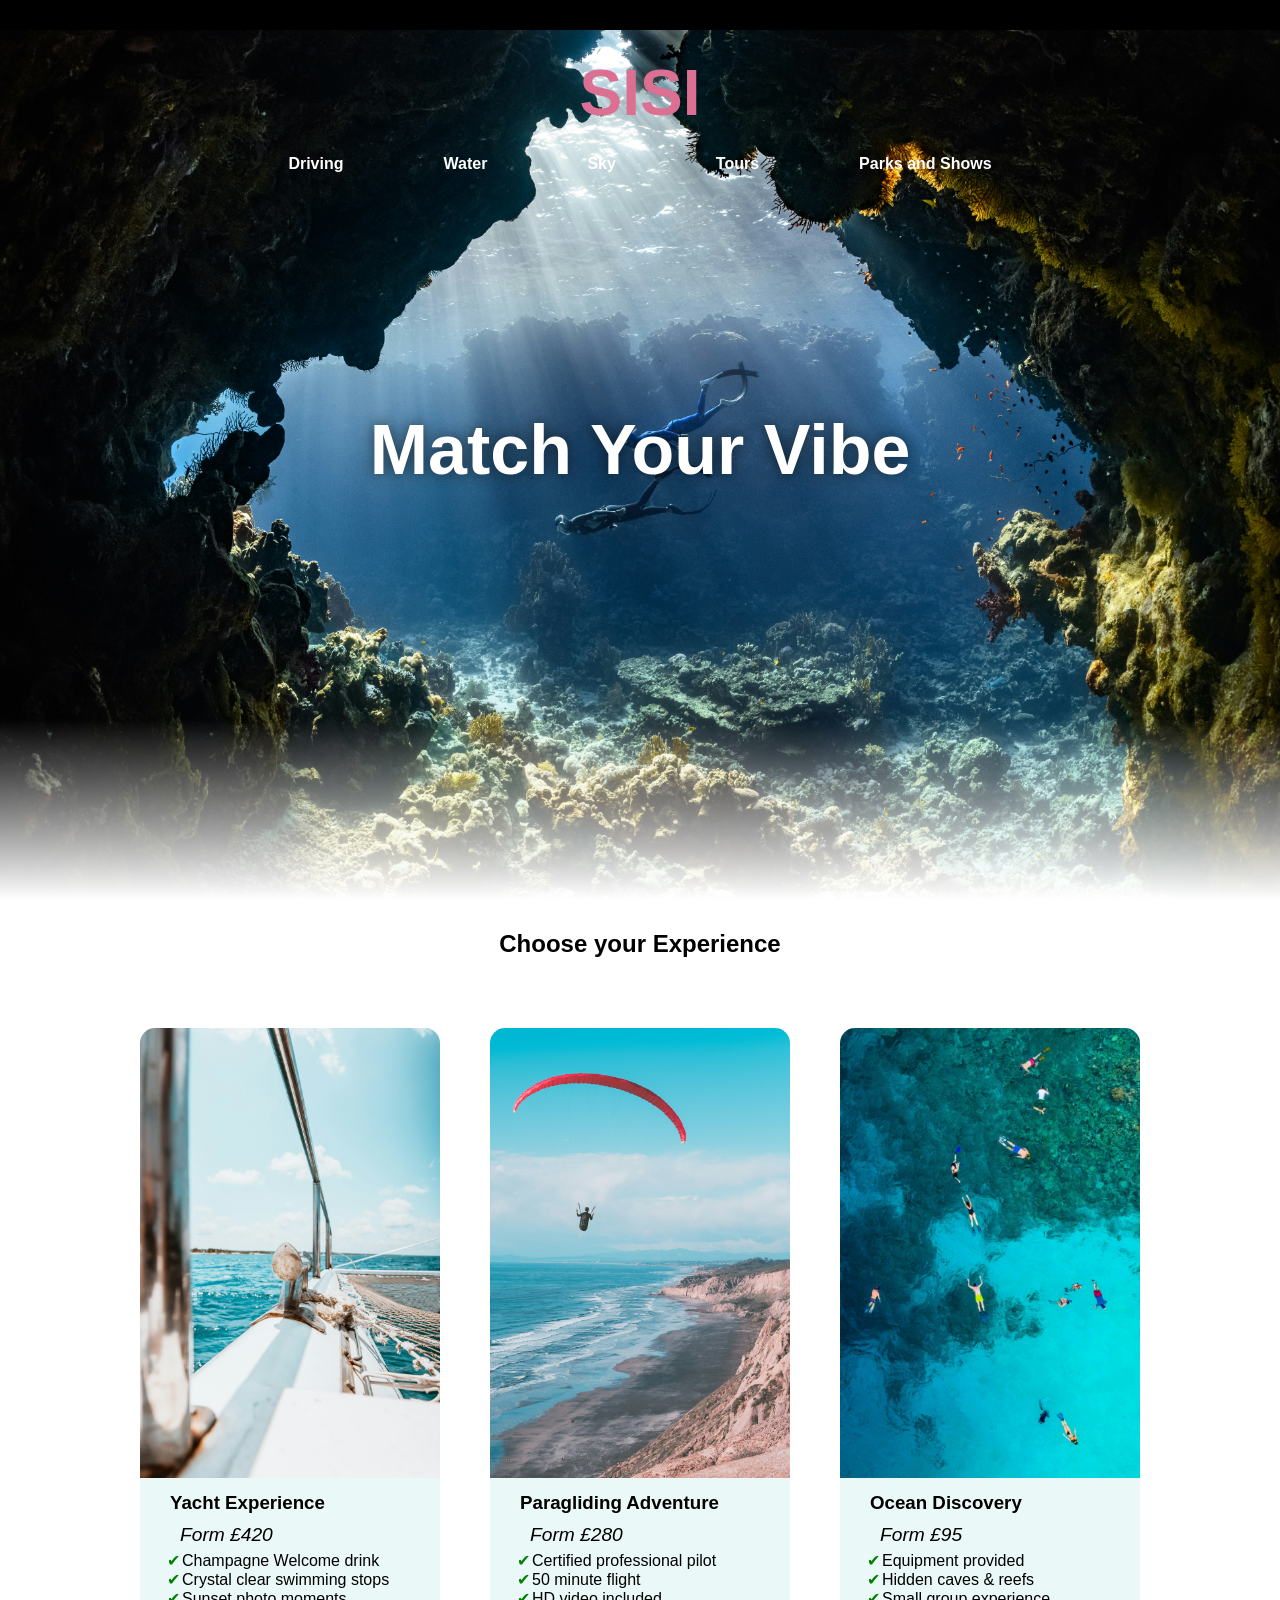
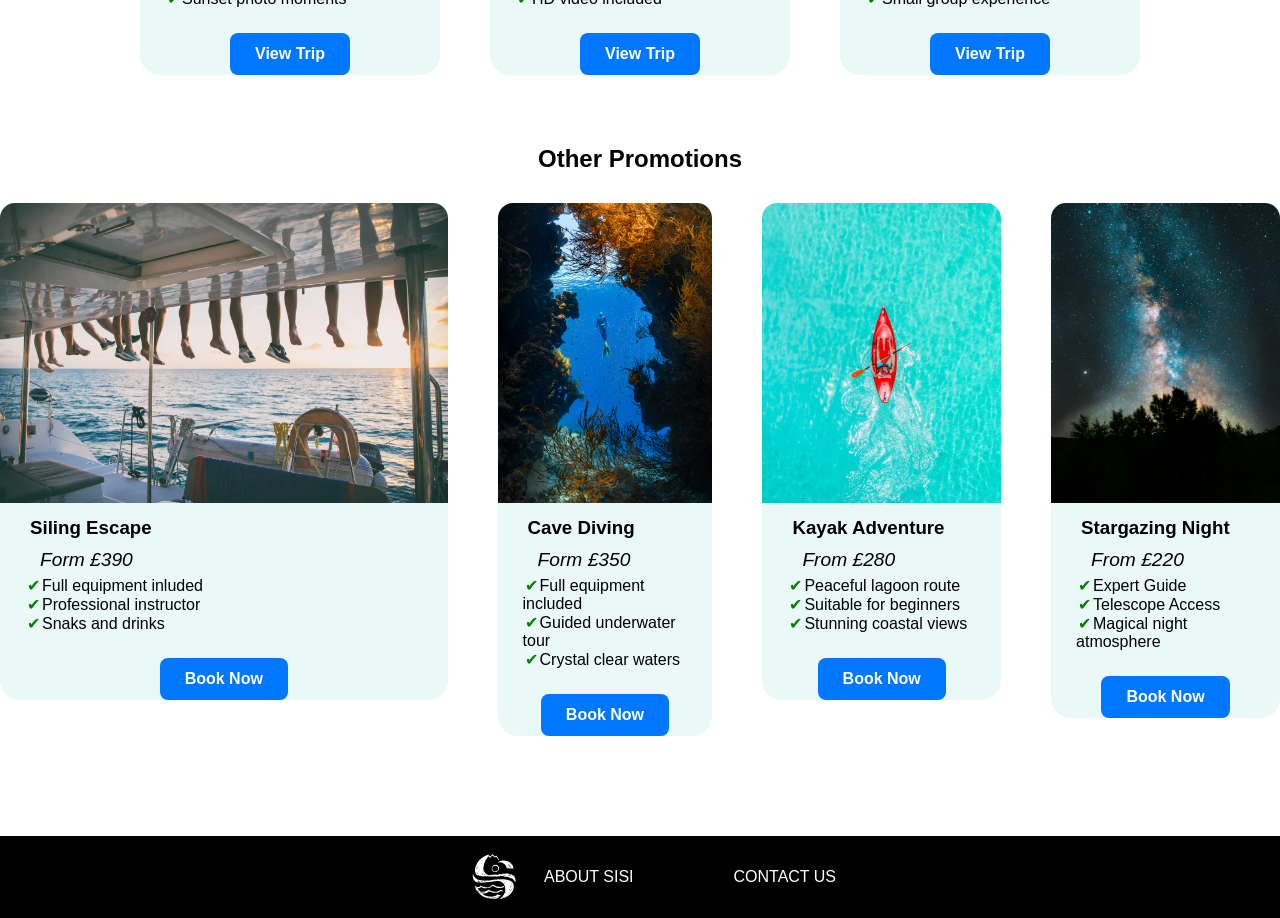
<file: index.html>
<!DOCTYPE html>
<html lang="en">

   <head>
   	
   <meta charset="UTF-8">
   <meta name= "viewport" content="width=device-width, initial-scale=1.0">
   <title> SISI- Day trips, adventure, fun, activities in Tenerife</title>
   <link rel="stylesheet" href="CSS/style.css">

   </head>
   
   <body> 
      
      <header>  <!--row 3 rows-->

         <nav> 

            <div class="navigation_row_1"> <!--row 1 BLACK ROW-->
               <div class="background black">
               </div>
            </div>
            
            <div class="navigation_row_2">
               <a href="index.html">SISI</a>
            </div>

            <div class= "navigation_row_3">
               <ul class= "navigation_row_3_horizontal">  <!-- Driving, Water, Sky, Tours, Parks and Shows-->

                     <!--list Driving-->

                  <li class= "navigation_row_3_dropdown">
                        <span>Driving</span>
                     <div class="dropdown">
                        <a href="HTML/Driving/Quads.html">Quads</a>
                        <a href="HTML/Driving//Buggies.html">Buggies</a>
                        <a href="HTML/Driving/Mustang.html">Mustang</a>
                        <a href="HTML/Driving/Karting.html">Karting</a>
                     </div>
                  </li>

                     <!--list Water-->

                  <li class="navigation_row_3_dropdown">
                        <span>Water</span>
                     <div class="dropdown">
                        <a href="HTML/Water/Jet_Ski.html">Jet Ski</a>
                        <a href="HTML/Water/Sailboat.html">Sailboat</a>
                        <a href="HTML/Water/Catamaran.html">Catamaran</a>
                        <a href="HTML/Water/Yacht.html">Yacht</a>
                        <a href="HTML/Water/No_License_Boat.html">No License Boat</a>
                        <a href="HTML/Water/Fiat_500_Boat.html">Fiat 500 Boat</a>
                        <a href="HTML/Water/Suba_Diving.html">Scuba Diving</a>
                        <a href="HTML/Water/Snorkelling.html">Snorkelling</a>
                        <a href="HTML/Water/Kayaking.html">Kayaking</a>
                        <a href="HTML/Water/Fishinh.html">Fishing</a>
                     </div>
                  </li>

                     <!--list Sky-->

                  <li class="navigation_row_3_dropdown">
                        <span>Sky</span>
                     <div class="dropdown">
                        <a href="HTML/Sky/Helicopter.html">Helicopter</a>
                        <a href="HTML/Sky/Paragliding.html">Paragliding</a>
                        <a href="HTML/Sky/Parasailing.html">Parasailing</a>
                     </div>
                  </li>

                     <!--list Tours-->

                  <li class="navigation_row_3_dropdown">
                        <span>Tours</span>
                     <div class="dropdown">
                        <a href="HTML/Tours/Island_Tours.html">Island Tours</a>
                        <a href="HTML/Tours/La_Gomera.html">La Gomera</a>
                        <a href="HTML/Tours/Stargazing.html">Stargazing</a>
                     </div>
                  </li>

                     <!--list Parks and Shows-->

                  <li class="navigation_row_3_dropdown">
                        <span>Parks and Shows</span>
                     <div class="dropdown">
                        <a href="HTML/Parks_and_Shows/Loro_Parque.html">Loro Parque</a>
                        <a href="HTML/Parks_and_Shows/Siam_Park.html">Siam Park</a>
                        <a href="HTML/Parks_and_Shows/Jungle_Park.html">Jungle Park</a>
                        <a href="HTML/Parks_and_Shows/Aqualand.html">Aqualand</a>
                        <a href="HTML/Parks_and_Shows/Medieval_Castle.html">Medieval Castle</a>
                        <a href="HTML/Parks_and_Shows/History_Show.html">History Show</a>
                        <a href="HTML/Parks_and_Shows/Kort_Show.html">Kort Show</a>
                        <a href="HTML/Parks_and_Shows/Flamenco_Show.html">Flamenco Show</a>
                     </div>
                  </li>
               </ul>
            </div>
         </nav>
      </header>


      <main> <!-- is diveded in 4 articles -->
         <div class="content">

            <div class="article_1"> <!--hero image -->
            <img src="Images/main_page/tenerife.jpg" alt="Tenerife"> <!-- you can add alt in case that you want and the logo-->
            <h1>Match Your Vibe</h1>
            </div> <!--closing article_1-->
         

            <div class="article_2">
            <h2>Choose your Experience</h2>
            </div> <!--closing article_2-->
         

            <div class="article_3">

               <div class="article_3_card">
                  <img src="Images/main_page/row_1_1.jpg" alt="Tenerife">
                  <h3>Yacht Experience</h3>
               <p class="price">Form £420</p>
               <ul class="features">
                  <li><span class="tick">&#10004;</span>Champagne Welcome drink</li>
                  <li><span class="tick">&#10004;</span>Crystal clear swimming stops</li>
                  <li><span class="tick">&#10004;</span>Sunset photo moments</li>
               </ul>
               <button class="View_Trip"> View Trip</button> 
               </div>

               <div class="article_3_card">
                  <img src="Images/main_page/row_1_2.jpg" alt="Tenerife">
                  <h3>Paragliding Adventure</h3>
               <p class="price">Form £280</p>
               <ul class="features">
                  <li><span class="tick">&#10004;</span>Certified professional pilot</li>
                  <li><span class="tick">&#10004;</span>50 minute flight</li>
                  <li><span class="tick">&#10004;</span>HD video included</li>
               </ul>
               <button class="View_Trip"> View Trip</button> 
               </div>

               <div class="article_3_card">
                  <img src="Images/main_page/row_1_3.jpg" alt="Tenerife">
                  <h3>Ocean Discovery</h3>
               <p class="price">Form £95</p>
               <ul class="features">
                  <li><span class="tick">&#10004;</span>Equipment provided</li>
                  <li><span class="tick">&#10004;</span>Hidden caves & reefs</li>
                  <li><span class="tick">&#10004;</span>Small group experience</li>
                  </ul>
               <button class="View_Trip"> View Trip</button> 
               </div>
         </div> <!--closing article_3-->

         <div class="article_4"> 
            
               <div class="article_4_text">
                 <h2>Other Promotions</h2>
               </div>
         </div><!--closing article_4-->


            <div class="article_5">

               <div class="article_5_card">
               <img src="Images/main_page/row_4_1.jpg" alt="Tenerife">
               <h3>Siling Escape</h3>
               <p class="price">Form £390</p>
               <ul class="features">
                  <li><span class="tick">&#10004;</span>Full equipment inluded</li>
                  <li><span class="tick">&#10004;</span>Professional instructor</li>
                  <li><span class="tick">&#10004;</span>Snaks and drinks</li>
               </ul>
               <button class="Book_Now"> Book Now</button>
               </div>

               <div class="article_5_card">
                  <img src="Images/main_page/row_4_2.jpg" alt="Tenerife">
                  <h3>Cave Diving</h3>
                  <p class="price">Form £350</p>
                  <ul class="features">
                     <li><span class="tick">&#10004;</span>Full equipment included </li>
                     <li><span class="tick">&#10004;</span>Guided underwater tour</li>
                     <li><span class="tick">&#10004;</span>Crystal clear waters</li>
                  </ul>
                  <button class="Book_Now">Book Now</button>
               </div>

               <div class="article_5_card">
                  <img src="Images/main_page/row_4_3.jpg" alt="Tenerife">
                  <h3>Kayak Adventure</h3>
                  <p class="price"> From £280</p>
                  <ul class="features">
                     <li><span class="tick">&#10004;</span>Peaceful lagoon route </li>
                     <li><span class="tick">&#10004;</span>Suitable for beginners</li>
                     <li><span class="tick">&#10004;</span>Stunning coastal views</li>
                  </ul>
                  <button class="Book_Now">Book Now</button>
               </div>

               <div class="article_5_card">
                  <img src="Images/main_page/row_4_4.jpg" alt="Tenerife">
                  <h3>Stargazing Night</h3>
                  <p class="price"> From £220</p>
                  <ul class="features">
                     <li><span class="tick">&#10004;</span>Expert Guide </li>
                     <li><span class="tick">&#10004;</span>Telescope Access</li>
                     <li><span class="tick">&#10004;</span>Magical night atmosphere</li>
                  </ul>
                  <button class="Book_Now">Book Now</button>
               </div>
         </div>  <!--closing article_5-->
         </div> <!--closing content-->
      </main>

      <footer>
         <div class="footer_container">

         <div class="footer_right">
            <ul>
               <li><a href="About_Us.html">ABOUT SISI</a></li>
               <li><a href="contact.html">CONTACT US</a></li>
            </ul>
         </div>
            
         <div class="footer_logo_left">  
         <svg id="Layer_1" xmlns="http://www.w3.org/2000/svg" version="1.1" viewBox="0 0 642 370">
         <!-- Generator: Adobe Illustrator 29.8.3, SVG Export Plug-In . SVG Version: 2.1.1 Build 3)  -->
         <defs>
         <style>
         .st0 {
          fill: #fff;
         }

         .st1 {
         display: none;
         }
         </style>
         </defs>
  <path class="st0" d="M313.89,53.13c.5.2,4.65,6.06,5.61,7.11s2.76,2.19,4,3.5c.98,1.03,1.38,3.01,3.32,3.7l9.03-4.87c.8-.32,1.26.02,1.92.4,1.18.69,5.2,7.45,6.29,9.21.34.54,1.09.69,1.27.98,1.4,2.29,2.48,6.6,4.16,8.6.98,1.17,2.84,1.39,3.28,2.23.64,1.21-.18,2.17-.12,3.21.04.77,1.18,1.59.3,2.75-.8.05-2.2.3-2.84-.06-1.13-.64-4.41-7.55-5.91-8.87-.64-.73.4-2.42.31-2.51-.07-.07-1.28-.05-1.86-.39-2.31-1.34-2.59-3.32-3.94-5.06-.89-1.14-2.96-1.4-2.71-3.54-.58-.54-4.02,1.5-4.88,1.85-.73.3-1.74.01-2.6.4-.93.42-1.4,2.37-3.04,1.55l-13.25-12.35c-1.84-.28-2.91,2.55-3.87,3.38-.54.47-1.44.57-2.1,1.15-3.46,3-6.78,6.31-10.02,9.54l-4.72-1.78-5.49-6.01h-1.53c-2.34,3.14-5.22,5.81-7.47,9.03-1.57,2.24-5.37,10.16-7.05,10.97-1.59.77-2.23-.23-4.14,2.4-.54.75-3.79,5.72-1.34,5.36l3.05-6.46.7-.04.74.74-7.11,12.9c-.96,6.08-3.98,10.45-5.24,16.26-1.96,9.08-2.93,19.88-1.59,28.79.27,1.8,2.18,7.97,1.88,8.97-.19.63-.78.97-1.44.83-.44-2.73-1.26-5.43-1.61-8.19-.25-1.99-.24-9.67-.65-10.31-.31-.49-.69-.59-1.25-.49-.22.25-.24,5.66-.5,6.67-.1.41-1.74.26-.98,1.31.05.06.83-.15.97.36,1.45,5.16.6,11.96,4,16.91.14.2.9,1.14,1,.5l-1-6.24,1.46.03c.44,1.1.43,2.35.79,3.47,3.21,10.02,6.75,14.7,16.1,19.9,4.7,2.61,7.36,4.05,12.91,4.63,16.64,1.74,34.56-.52,51.53-3.49l.46.97c14.06-2.95,30.44-5.34,44.94-5.07,1.71.03,2.74.34,3.55.37.24,0,2.66-.81,4.49-.94,9.08-.63,20.4-.03,29.38,1.74s17.14,3.91,24.85,9.65c2.09,1.56,4.88,4.67,6.14,6.85,3.29,5.68,7.94,21.14,7.89,27.62-.01,1.3-.82,2.52-.88,3.62-.09,1.63,1.09,4.13-.37,5.62-1.99-.91-1.35-2.86-1.88-3.86-.66-1.24-2.59-2.12-3.38-2.85-.94-.87-1.18-2.67-1.61-3.14-.4-.43-3.1-2.26-3.71-2.79-.77-.68-2.76-3.26-2.96-3.4-.43-.3-1.41.07-1.6-.09-2.2-1.74-1.15-.52-2.58-1.09-.82-.33-2.68-3.07-4.01-3.52,1.34-.62,2.54,1.28,3.64,1.86.68.35,1.61.32,2.31.69,1.6.84,2.51,2.58,4.55,2.2-.27-.92-1.43-1.05-2.02-1.73-.91-1.06-2.69-3.72-3.99-4.51-.94-.57-2.23,0-3.19-.32-.19-.06-1.96-1.12-3.33-1.65-.8-.31-1.29-1.08-1.74-1.27-1.53-.66.49,2.22-.98,1.49-1.04-.51.11-1.91-1.02-2.5l-2.27.82c-3.32-3.02-7.83-3.71-11.99-5.07l.02-1.74c-1.77-.74-2.34,1.83-4,.99-.07-.03.69-1.1-.25-1.48-2.33,2.07-2.1.15-2.61,0-1.13-.32-2.57.5-2.66-1.52l-1.29,1.54c-.84.11-4.42-1.94-5.43-1.99-2.31-.11-1.06.96-3.67-.51-.86-.48-2.37.36-2.11-2.05-1.57-.06-2.24,1.83-3.22,2.02-1.51.29-3.38-.3-4.94-.2l-3.83-1.31c1.96-1.66,3.81.87,4.99-1-2.15-1.46-6.61-.03-8.18-.55-.75-.25-.69-1.48-1.09-1.49-.95,0-1.77,1.24-2.47,1.32-.79.09-2.41-.72-3.54-.8-3.59-.26-11.06-.4-14.09.37-.72.18-1.4.22-2.13.15l1.5,2c-2.05-1.18-4.12,1.05-5.99-.25l1.74-2.26c-1.47.66-6.84,3.05-8.16,2.35-.2-.11.13-.93-.34-.85l-.57,1.02c-3.47-.28-7.94.6-10.94-1.01-1.32,2.3-5.55.32-7.5.17-.57-.04-1.23.91-2,1.06-2.26.44-3.73-.96-5.73-.23l-.26-1.51-1.5,1.99-2.49-1.51.23.77c-.98,1.36-3.96-.22-5.49.75l.5-1.49h-1.75l.25,1.49c-9.21.08-18.42.23-27.53.17-12.26-.08-24.79-.42-37.21-1.17-10.72-.65-18.92-3.35-28.63-7.37-.73-.3-1.82.08-2.62-.38-.6-.34-1.23-2.23-2.04-2.96-.64-.59-1.64-.74-2.47-1.53-1.54-1.47-2.21-3.87-3.49-5.5l1.49-.25v-1.5l-2.5.5c-.63-1.55-.1-1.62.88-2.74,0-1.59-2.12-1.53-2.38-2.13-1.04-2.37-1.18-3.51-1.08-5.9,0-.25-.8-.17-.89-.59-1.61-7.57.36-26.98,3.28-34.09.5-1.22,1.81-1.71,1.99-2.52.16-.74-.25-1.71-.03-2.05.16-.25.85-.3,1.09-.64.31-.43.05-1.23.15-1.34.13-.16,1.55.81,1.99-.26l-1.49-.25.57-1.93,1.93-.07-.95-1.65c.77-2.27,1.91-4.42,3.03-6.52,3.93-7.36,10-14.61,15.35-21.15,2.68-3.28,5.61-6.69,8.75-9.5,13.15-11.77,29.54-18.78,45.2-26.55,1.09-.43,4.63.71,5.42,1.35.18.15,2.08,2.7,2.91,3.59.96,1.02,4.67,5.81,5.3,6.2.52.32,1.09.34,1.68.28l13.15-11.97c1.62-1.39,2.47,1.02,4.17.93-2.06-1.52-1.88-4.5.89-3.36l.03-.02h0ZM284,65c-1.24-.16-1.25-.06-1.87.87-.38.57-2.83,3.89-2.62,4.13.66-.74,5.5-3.99,4.49-5ZM242.48,95.47c-.11-3.6-1.69-1.16-3.48-.97l1.24,1.85,2.23-.88h0ZM207.5,126c-1.12-.03-1.1-.36-1.63.62s-1.85,4.59-2.22,5.77c-.48,1.51.29,4.51-1.64,4.61l1.02.77-.52,3.22s4.99-14.99,4.99-14.99ZM216.5,129l-3.22,3.02c.31,3.82-2.87,6.21-4.18,8.55-.11.19.82,3.49-.61,4.19l.99.97c-1.24,1.19-1.69,2.11-.98,3.76.98.41,1.76-1.92,1.88-2.39.62-2.33,1.87-4.33,2.51-6.46.49-1.64-.66-3.8,2.1-4.16l-.06-.95c-1.58.47-.22-3.19.19-4.16s1.5-1.26,1.37-2.38h0ZM254,130c-1.91-.11-1.36,1.88-1.65,3.11-.36,1.49-1.39,2.57.4,4.37l1.25-7.49h0ZM255.18,167.84c-.47-.71-2.57-5.82-3.18-5.34-1.02,1.94.43,3.48,1.5,5.14.5.76,1.33-.24.49,2.35l1.97-1.02c.5-1.21-.61-.87-.78-1.13h0ZM210.58,172.93c.18.2,1.59.19,1.94.81l.96-.52c.32-.63-.76-4.11-1.23-4.22-2.17-.52-2.12,3.42-1.67,3.92h0ZM217.49,176.02c-.2-.31-3.25-1.04-3.45.29-.45,1.04.88,2.85,1.72,3.18,1.16.46.52-1.18.9-1.87.05-.09,1.58-.42.83-1.6h0ZM245.9,175.62c-2.63-1.7-.52,1.58-.49,1.74.16.71-.44,1.46-.31,2.27.25,1.49,2.01,1.5,1.9,2.86l-1.99.76c1.01,1.2,3.62,2.15,3.99,0l-2.46-3.53,1.46-.74v-.73c-.85-.31-1.83-2.47-2.1-2.64h0ZM213.5,180.5c-.24-2.15-2.32-4.09-4.5-3.99.68.49,3.85,4.64,4.5,3.99ZM253.5,180.01c.95,2.02,3.4.28,4.33.15,1.05-.15,2.23,1.06,3.16-.41-.78-1.36-1.78-.23-2.66-.4-.49-.09-.97-.85-1.59-.87-.9-.03-1.84,1.9-3.24,1.52h0ZM413.5,180.5c-.51-1.4-8.15-1.76-8.5-1.49-.33,1.93,1.11.3,2.15.57.69.18,1.04,1.33,2.1,1.44s2.88-.93,4.24-.51h.01ZM376.5,180l-18.25,1-1.25,1.5,18.24-.99,1.25-1.5h.01ZM424.5,182.01c-2.6-.06-4.08-2.26-7-1.5-.21,1.77,3.91,1.89,5.26,1.99.55.04,1.86.37,1.74-.49ZM267.5,183.51c-2.37-.45-3.91-2.9-6.5-2.5v1.5l1.49-.51c-.91,3.63,6.34,3.28,5,1.51h.01ZM258.46,181.53l-1.46-.03c1.21,1.53-.69,3.17-.29,3.99.72,1.48,4.25.42,5.79.5.26-1.13-.16-.81-.62-1.15-1.44-1.04-3.52-.9-3.41-3.32h-.01ZM350.5,182.5c-5.22-.22-10.24,1.07-15.3,1.95-1.47.26-5.3-.64-5.2,1.55l20.18-.55.82-.7-1.03-.52.53-1.72h0ZM277.87,184.61c-.45-.2-1.15.37-1.89.19-1.18-.3-1.84-2.2-3.48-1.79-.28,1.34.36.86.99,1.24,1.85,1.13,4.44,2.48,6.51,2.76.25-.53-1.98-2.32-2.12-2.39h0ZM422.5,185c-.65.56,3.56,3.34,3.81,3.39.56.11,2.68-.71,2.67-1.14l-2.29-1.22.29-1.53-4.49.5h0ZM396,187.49c-.13-2.51-3.36.02-5.18-1.95l-1.63,1.43c-1.01-.95-4.11-1.7-5.34-1.4-.7.17-1,1.32-2.05,1.39-1.37.09-3.68-1.26-5.29-.96-.25,1.46.35.81,1.16,1.06,1.39.43,2.89.74,4.33.94l-1,1.49c2.74.47,1.62-.62,2.24-1.48.97-1.32,4.54-.13,6.01-.03.61.04,1.29-.4,1.93-.35,1.49.1,2.39,1.52,4.81-.15h.01ZM295.5,187.51c-1.91-1.06-3.47.05-5.22,0-1.94-.04-4.58-1.35-6.77-1.02-.42,1.74,2.46.84,3.73,1.03.58.09,1.04.64,1.52.7.97.13,5.19.37,5.99.28.7-.08,1.43-.3.75-1h0ZM227,190.5c.22-1.2-.58-1.1-1.28-1.46-1.06-.56-6.48-2.45-7.21-1.53-.22,1.16.53,1.12,1.27,1.47,2,.96,4.99,1.43,7.22,1.52ZM303.5,187.5c-2.01.26-3.49.6-5.49,0v1.5c.15.16,3.73-.18,4.38-.35.9-.24,1.34.17,1.12-1.14h-.01ZM366.5,190c-1.54,0-3.37.52-3.51-1.51l-1.99,1.01c-.96,1.14,3.08,2.38,4.48,1.75.34-.15.94-.83,1.02-1.25ZM388.5,190l-3-.99,1.28,2.53,5.21-.04c-.25-2.73-3.61.16-4.99-1l1.5-.5ZM412.93,189.58c-2.09,1.5-3.79-.51-6.43.42.21.83,2.1,1.3,2.81,1.45,5.4,1.08,12.14-.42,16.02,1.55l4.66-.25c-1.55-2.79-3.58-1.39-5.16-1.73-.39-.08-.3-1-.62-1.02-1.88-.1-4.33.89-5.44.97-1.74.12-4.05-2.76-4.51-.45h-1.01l-.32-.93h0ZM439.92,190.08l-2.63-.52-.78,1.94h2.49l-.5,2c2.25-1.5,4.46,3.1,4.74,3,2.21-.81-2.04-4.4-3.19-4.06l-.15-2.35h.02ZM289,194.5l-.8-1.43c-2.3,1.3-4.12.09-6.09.06-3.63-.05-7.32-.09-10.9-.14-1.77-.02-16.21-.37-16.22.76.29.44,1.32.7,1.82.73,6.27.37,14.33-.53,20.44.02,3.38.3,2.51.18,5.47-.03,2.06-.14,4.21.16,6.27.03h0ZM432.94,193.57c-1.4-.36-2.89,0-3.44,1.43,3.48-1.88,3.35,3.08,6.5,3-1.33-2.17.75-.77.5-2.49l-3.04-.23-.52-1.71h0Z"/>
  <path class="st0" d="M207.33,209.67c4.27,3.69,4.18,4.26,10.06,6.19,12.83,4.21,32.39,6.72,45.84,6.58,5.58-.06,13.69-1.83,18.96-1.31.73.07,1.25.8,1.57.87.26.06.14-.78.61-.97,3.4-1.37,11.44-.68,15.37-1.04,11.21-1.03,22.35-3.21,33.56-4.44,1.09-.12,2.86.45,4.19-.05v1.13l1,.36.07-1.41c.7-.66,8.73-1.51,10.21-1.62,23.82-1.7,60.74-.49,81.2,12.79,3.72,2.42,10.54,7.76,12.5,11.63,3.45,6.81,6.67,16.75,6.02,24.34-.47,5.45-2.01,11.53-3.54,16.87-5.51,19.21-19.13,30.1-33.77,43.31l-20.55,9.5c-.61.19-.96.03-1.39-.42-1.12-1.17.33-2.75-.97-2.49-.52.1-4.17,1.59-3.27,2.48,1.57-1.38,3.71-1.69,3.49,1-3.7-.22-7.44,2.2-10.98,3.27s-7.18,1.74-10.73,2.22c-2.43.33-4.91,1.43-7.28.5-.44-1.57,1.79-3.27,3.13-2.91.67.18.95,1.19,1.87.92-3.28-3.48,4.18-5.54,6.03-7.35.38-.37.51-1.33.97-1.76,4.06-3.82,9.05-8.43,10.59-13.83l1.41-.06c-1.3-2.39.77-2.17,1.8-3.68,3.18-4.64,5.45-10.63,6.64-16.12.4-1.83,2.29-13.9,2.09-14.86-.11-.52-1.3-.31-1.55-1.58-.35-1.81.61-3.96.52-5.99-.4-9.38-4.89-25.14-11.99-31.53-16.6-14.94-31.91-16.86-53.4-14.38-24.14,2.8-48.09,6.94-72.36,9.18-11.66,1.07-19.03,1.29-30.86-.18-5.46-.68-11.06-1.88-16.43-3.07-.51-.11-5.48-3.9-6.5-4.5-.84-.49-4.2-1.69-4.4-1.84-.21-.17-.17-1.51-.54-2.1-.41-.67-1.76-.88-2.36-1.52-2.02-2.15-6.12-10.72-6.72-13.55-.67-3.21-1.61-6.31-2.32-9.68-.46-2.2.02-5.08-.34-7.13-.15-.85-1.1-1.8-1.12-2.23-.03-.7,1.09-1.41,1.21-2.07.13-.73-.9-2.47-.9-3.9,0-.69-.29-1.54.76-1.25,2.66.72,4.93,8.78,6.25,11.26,4.32,8.13,9.76,10.73,16.34,16.41h.01ZM356.59,216.87c-.16-.14-.11-.61-.1-.87h-.49c.39,2.14-2.81-.18-2.5,1.99,2.56-.38,5,.93,7.5-.75-.93-.73-3.74.21-4.41-.37h0ZM369.96,217.05c-.77,0-2.23-.55-1.95.69l2.25,2.26c.6-1.23,1.29-1.89,2.74-2.01-.43-1.67-2.89.64-2.99.51l-.05-1.45ZM384.5,222.51l-4.75-1.88-1.24,1.13c1.75,2.06,3.58,1.21,5.75,1.74l.24-.98h0ZM222,221.5h-3.24c-1.09.72,1.74,2.23,2.53,2.5.95.34,1.76.27,2.71,0,.48-2.01-1.89-.35-1.99-.49v-2h0ZM296,222.5c-1.01.45-2.34-.82-2.75-.81-.34,0-.89.72-1.51.79-1.91.2-3.92-.08-5.73.77,1.18,1.88,2.46.7,4.23.72,2.33.02,4.33.99,5.77-1.46h0ZM256.5,224.01c-2.08-1.01-4.7.31-6.25-1.5-2.14,4.01-5.06.85-8.24.49.07,3.07,2.1,1.68,4.23,2.02.78.12,1.4.98,2.03.99.9,0,1.31-1.17,2.09-1.41,1.16-.36,3.08-.06,4.41-.1.6-.02,1.86.37,1.74-.49h0ZM365.5,226.51l-7.5-2.5c-.25,1.78,1.64,1.18,2.37,1.64.33.21.31,1.07.85,1.18.31.06.92-.32,1.41-.21,1.1.25,2.15,1.76,2.87-.11h0ZM247.5,226.5c-1.15-.06-1.45,1.07-2.75,1.05-1.09,0-1.67-.91-2.54-1.05-.99-.17-1.95.38-2.77.24-1.12-.2-2.1-1.85-3.66-.74-1.36.97.52.89,1.03,1.18.21.12.19.81.48.81.49,0,1.12-.59,1.85-.43.83.18,1.5,1.88,3.01,1.8,1.01-.05,2.49-1.25,3.08-1.19,1,.1,2.31,2.34,2.25-1.68h.02ZM225.01,229l-.79-1.95c-2.21,1.27-3.06-.46-4.47-.81-.77-.19-3.3.06-4.25.26l2.76,2.51,1.74.49-1,2.49c2.38-.35,4.34,1.18,6.29,1.46,2.14.31,7.15.67,8.7-.71l-1.99-.5.99-1.25c-.63-.56-3.11,3.16-4.49.75l.99-1.75-1.5-.5,2-1c-1.56,1.25-2.7-.57-3.74-.53-.34,0-.03,1.66-1.25,1.03h.01ZM263.5,228.01c-2.89-1.21-5.72-.04-8.5.74,1.67,2.43,3.36.14,4.51.44.65.17,2.33,2,2.49,1.82l-.99-1.99,2.5-1h-.01ZM237.5,233.5h8.25c.09,0,.79-.67.75-.99-1.44-.32-2.87.46-4.2.45-1.07,0-5.09-1.62-4.8.55h0ZM376.96,232.56c-.69,0-2.73-.65-2.46.68l2.71,2.11,1.79-.36c.48-1.77-1.51-.59-1.97-1.05l-.06-1.39h-.01ZM389,236l-2.03.29-1.23-2.29c-2.88,1.09-.18,1.64.1,2.1.12.19-.15.83.3,1.45,1.17,1.65,2.84,2.05,3.34,4.25l3.01-.3-.75-1.49c-1.19,1.93-2.9-.42-2.26-1.99l-1.49-.02c-.44-1.81.59-1.03,1-1.99h.01ZM433.87,241.63c-.19-.12-2.78-1.09-2.36.11.24.66,1.95,3.6,2.47,4.53.38.68.42,1.45,1.52,1.23.36-.94-.79-1.74-.8-2.26,0-.34.7-.7.59-1.26-.04-.17-1.31-2.27-1.42-2.34h0ZM428.51,263.5c2.78-.28,1.9-2.59,2.23-4,.16-.7.94-1.39,1.05-1.98s-.6-.95-.58-1.26c.02-.43.8-.85.73-1.42-.1-.82-2.64-3.09-1.93-4.84-.87-.12-.47,1.14-.5,1.74-.08,2.08.76,3.63-1.5,4.51,1.96.76,1.25,2.71-.44,3.53l.95,3.72h-.01ZM444.51,250c-.56,1.92.84,3.71.98,5.31.09,1.03-1.23,7.15.75,6.69,1.87-.43.48-2.83.39-3.89-.21-2.57.15-6.29-2.13-8.11h0ZM430,264l-2.45.05c-.66.55.17,4.32-1.55,3.95l1.25,1.49c.66-2.04,2.48-3.22,2.75-5.49ZM439.49,265.5l-1.5,1.34c.32,3.84-2.23,8.4-3.89,11.51-1.46,2.73-3.26,4.49-2.6,8.15,1.28-.32.51-1.47.96-2.26,2.05-3.59,4.39-6.51,5.71-10.74.32-1.01-.94-1.77.84-2.28-1.38-2.22.58-1.58.81-2.44.05-.18-.22-3.16-.34-3.28h.01ZM420,282.5c3.05-1.83,4.61-4.41,4.99-8l-2.04,2.96-1.72.04c.58,1.83-1.05,1.76-1.21,2.33-.09.33.34,2-.02,2.67ZM430.5,284.5h-3.49c-.27.71-.1,2.14-.52,2.69-.87,1.16-2.28.23-1.98,1.8,2.4.37,2.47-2.27,3.76-3.5l1.73,1,.5-2h0ZM431.5,291.5c-.32-.39-2.99,2.2-3.23,2.49-.58.69-1,.89-.76,2l1.56-1.46,1.93.46.5-3.5h0ZM426.5,293.01c-2.84-.42-3.65,1.55-4,3.99.69.77,4.34-3.73,4-3.99ZM394.97,298.97c.34-.55-.48-1.64-1.2-1.46-1.43.34-2.6,2.48-2.26,3.99,2.05.17,1.84-1.19,2.48-2.15.29-.43.96-.33.98-.38ZM417.5,302.5c-.63-.64-4.67,3.36-5.25,3.49-.19.04-1.49-3.47-2.74-.25l2.53,1.54c1.94-1.71,5.28-1.65,5.47-4.79h-.01ZM420.5,308.51c-1.28-.57-2.61.72-3.26.78-.88.08-1.97-1.27-2.75-.53l.64,2.11c1.08,1.34,4.31-1.51,5.37-2.37h0ZM414,317.5c-1.23-.39-1.2.32-1.56.57-2.05,1.4-3.89,3.35-5.99,4.63-2.22,1.35-5.9,2.27-7.89,3.61-.6.41-1.32.98-1.56,1.69,3.98-1.44,8.61-3.33,12.16-5.58.85-.54,5.96-3.8,4.84-4.91h0ZM394.5,321.99l-.49-1.25c-.65-.73-4.3,1.56-3.5,2.25l3.99-1.01h0ZM379.5,329.01c-.16,3.25,6.21-.22,5.96-1.69l-2.15-1.29c-1.07,1.25-2.02,2.69-3.81,2.98ZM375,329c-5.05,2.18,1.25,3.95,3.5,1.25l-2.75.74-.75-1.99Z"/>
  <path class="st0" d="M326.51,255.5l1.74-.99.76,1.98,2.48-.49-1.76,1.99.52.99,1.65-.08,1.73-1.82c1.16,0,2.63,1.57,3.02,1.75,4.48,2.04,9.56,2.59,14.48,3.36,6.26.97,11.56,1.37,17.97.18,5.13-.95,10.23-2.51,14.62-5.37,1.14.57.26,1.51.41,1.89.03.08.72.1.94.78.25.79.7,2.55.31,3.22l-6.78,3.47c-4.18,1.16-7.71,2.64-11.88,3.09-1.24.13-2.49.01-3.73.03-.58-1.65,2.23-1.21,2.5-1.5-.18-2.64-3.3-1.13-5-.99l.24.99,1.75.25c-1.78,2.53-3.61,1.44-5.83,1.44-7.81.02-15.12-1.06-22.32-3.78-4.65-1.76-9.22-3.64-13.85-5.65-2.59-1.12-4.83-3.05-7.76-3.75l-9.37,6.64c-6.99,2.88-12.45,5.99-19.78,7.24-12.22,2.08-28.16.45-39.58-4.64-.71-.31-3.39-1.48-3.71-1.7-.77-.53.35-1.7-1.05-1.56-2.2.23-3.93,3.15-5.13,4.02-3.57,2.59-7.24,4.07-11.4,5.46l-6.21,1.28c.27.81,2.23,1.59,2.38,1.86.35.63-.12,1.8.33,2.43.35.48,1.44.3,1.68.56.21.23.2,1.73.66,2.59,1.43,2.7,4.7,4.1,5.68,5.3.15.19-.21.81-.12.92,3.89,4.61,17.89,6.25,23.62,6.07,11.65-.36,20.35-3.33,30.6-8.39,1.57-.78,4.77-3.65,5.9-3.65,1.42-.18,1.83,1.24,2.79,1.77,8.5,4.68,17.59,8.34,27.21,9.39,3.51.38,6.69,1.47,9.54,1.86,2.19.3,16.42-1.45,18.84-2.08,1.06-.28,12.19-6.37,13.64-7.36,1.35-.92.9-2.71,2.47-3.03,3.08-.64,2.59.92,3.34,1.45.3.21,1.09-.42,1.56-.28,1.25.36,2.8,1.36,4.14,1.8s7.65,1.77,7.66,2.79l-2.46,4.25c-3.64-1.63-7.67-2.38-11.64-2.92-3.72,3.02-9.4,5.71-13.92,7.61-11.38,4.76-23.22,4.81-35.35,3.48-2.42-.26-2.5-1.52-2.66-1.58-.65-.24-2.29,1.6-3.18-1.08l-1,1.02c-1.11-.47-1.46-1.09-2.74-.52l.5-1.99c-1.09.35-3.87-1.59-3.5.49l1.5,1-3.74-.99c.7-1.93-3.54-1.51-4.87-2.11-1.88-.85-4.08-3.4-6.55-3.81-1.26.17-6.46,6.33-7.9,7.59-.62.55-4.4,3.53-4.78,3.7-1.69.75-3.37,0-4.77.21-4.15.64-8.36,2.51-13.14,2.9s-9.16-.43-13.74.01l12.87,9.88c24.64,12.43,57.87,16.88,81.98.96,1.36-.9,2.93-3.7,4.41-4.37,1.55-.16,8.96,3.69,11.19,4.22,3.44.82,7.92-.77,10.04,2.06-2.67,1.16-1.36,3.53-3.06,5.68l-5.41-.7-9.17,9.61c-4.97,3.77-10.91,5.22-17.14,6.12-1.89.27-3.93-.21-5.85.16-4.22.8-3,.88-7.8.68-21.89-.88-38.94-3.06-59.33-11.28-9.68-3.9-16.59-9.73-25.07-15.43-.79-.53-1.72-.94-2.66-1.1l.25-1,2.5,1.5c2.3-.31-1.39-2.44-1.96-3.05-5.15-5.45-11.09-12.02-15.29-18.21-.58-.85-3.02-6.74-4.01-5.73-.29,1.55,2.61,2.64.75,3.99-.96-2.7-6.16-6.7-6.51-9.22-1.02-7.39-4.83-13.66-5.42-21.44-.08-1.02-1.69-3.75,1.32-2.72,1.36.46,1.97,2.54,3.09,3.42s5.86,3.83,7.17,4.33c5.98,2.31,15.93.52,20.11-4.59,1.56-1.91,1.14-5.04,4.49-4.76.08.64-.32,1.62.29,2.07,1.58,1.14,6.81,2.1,9.07,3.28,5.56,2.9,5.34,3.59,12.27,4.78,17.2,2.94,23.76,4.39,40-4.13.86-.45,6.37-3.17,6.68-3.43.59-.48,2.21-3.07,3.61-4.02,2.12-1.45,2.9-.55,5.09-.03l-2.5-1.5c-.12-1.88,2.62-2.39,4.08-2.22,2.26.26,2.94,1.99,4.57,2.83,2.17,1.12,7.32,1.45,7.36,4.4l.03-.03h0ZM237.45,257.08c-.42-.4-3.45-.09-3.44.67l4.99,2.25c.31-1.22-.92-1.09-1.36-1.66-.25-.32-.04-1.12-.18-1.26h-.01ZM335.4,258.6l-2.4.65c1.27,1.38,3.07,2.42,4.99,2.25l-2.6-2.9h.01ZM210.5,265.5c.12-1.83-2.35-1.34-3.34-2.42-1.95-.3-.81,3.49-.65,4.42.87-.01.62-1.33,1.48-1.76.77-.38,1.69-.23,2.51-.24ZM216.5,269c-1.66-.76-3.1-.09-4.75.5-.73.26-1.27-.11-.74,1.24.63,1.63,1.81-.02,2.37-.14,1.11-.23,2.91,1.13,3.12-1.6h0ZM226,288.01c-.1-.1-.98-.1-1.26-.47-.59-.77-.71-1.65-1.26-2.26-.79-.88-4.16-3.05-5.47-2.77,2.1,1.72,4.91,5.61,7.28,6.47.9.32.95-.7.71-.96h0ZM222.38,288.59c-.12-.13-2.95-1.6-3.12-1.61l-1.26,1.03,2.3,3.52,3.19-.03c.2-1.02-.74-1.27-1.18-2.01-.14-.25.15-.8.06-.9h0ZM242,296c.62-3.36-3.27-3.01-5.5-2.49-.05,2.12,2.23,1.28,3.64,1.61.67.16.96,1.15,1.86.89h0ZM269.5,293.51l-2.99.75,1,.98-1,1.76,2.29-.99-.24-1.95.95-.55h-.01ZM258,294.5c-2.28.07-3.85-1.09-5,1.49,1.32-.15,5.09.68,5-1.49ZM233,303.5c-.79-2.57-3.24-3.8-3.99-6.79-1.17.75-3.83-.85-4-.71-1.17.98,1.9,1.42,1.97,1.53l-.25,1.49c2.47.58,3.55,3.63,6.27,4.48ZM237.47,296.55l-5.97-.31,2,1.5-1,1.25,2.24-.99c1.2.61,1.22,4.31,3.54,4.52,1.21.22,1.65-1.03,2.55-1.36,1.64-.62,5.73,1.63,5.68-.66h.49c-.2,1.81,1.11.64,2.27.59.52-.02,1.11.43,1.43.41.19-.02,2.43-2.37,1.8-3l-2.17.55-1.07-1.54c-1.01.78.14,1.64-1.38,1.89-2.89.48-7.05-1.82-10.1-1.37l-.3-1.48h0ZM263.5,297c-2.89-.21-5.8,1.84-8.24,0l-.77,2.5-.99-.99.5,2.5,1.98-.53-.48-2.47,1.01,1.49,6.7-.95.29-1.54h0ZM351.5,323c-1.13-.32-2.02.79-2.86.91-3.88.56-5.64,1.86-9.34,3.18-1.97.7-6.14.46-7.95,1.01-.72.22-1.18,1.28-1.66,1.36-.17.03-3.01-.63-3.17-.69-.46-.2-.86-1.13-1.25-1.14-.19,0-3.42,1.24-3.58,1.35-.68.44-.06,1.62-.95,1.98l-3.48-.46c-1.18,2.83,3.45,2.46,4.76.77s.26-2.41,3.48-2.27l.51,3c3.37-.96,8.06-5.48,10.49-1.5l-.99-2.5c1.73.47,4.44.85,5.25-1.01l.74.02.25.99c1.28-2.19,2.14-2.01,4.5-2.5,1.08,1.5-1.94,1.44-2.74,1.51.09,1.03,1.72.86,2.39.68,1.94-.53,1.76-1.81,2.92-2.63.87-.61,2.88-.38,2.69-2.05h-.01ZM279,327.99c2.13.17,4.54,3.36,6.49,1.26,0-.69-4.17-1.4-4.97-1.52-.53-.08-1.63-.67-1.51.27h0ZM290.5,330.49c-1.94-3.75-4.39-.5-6.49,1.25-.03.56,5.25,2.16,5.49.26l-2.99-.75,1.73-1.63,2.26.87h0ZM316,331c-2.1.91-7.69-2.21-8.49,1,2.23-.25,5.16.42,7.26.03.92-.17,1.47.42,1.24-1.03h-.01ZM306.92,333.62c-1.95-1.12-4.17.89-5.67-1.11l-.75,1.49c1.85-.11,1.69,1.99,4,.5l.27,1.54,5.73.46c.11-1.82-2.51-.49-2-2.99l-.5,1.5h-1l-.08-1.39ZM318.5,335c-1.1.51-2.1.03-3.12.13-.39.04-.82.66-1.21.71-1,.13-2.56-1.14-3.17.65h7.16l.34-1.49Z"/>
  <path class="st0" d="M387.5,93.5v1.51l1.48-.53-.48-.97c.43-.31,2.96.7,3.65,1,3.79,1.61,7.03,1.18,11.04,2.05,2.92.63,9.58,3.59,12.17,4.94,13.01,6.76,23.56,17.26,28.53,31.36,1.11,3.15.52,5.76,1.05,8.91.36,2.14,1.93,2.55.04,5.24-1.41.41-1.67-1.64-2.1-1.92-.26-.17-.94.27-1.42.13-6.24-1.79-10.53-.72-16.57-1.37-4-.43-7.54-1.27-11.63-1.35-3.68-.08-7.59.16-11.23.48l-2.18-9.58c-3.87-12.02-14.15-22.36-26.08-26.42-2.45-.83-14.72-3.19-17.03-2.99-1.76.15-4.4,2-6.01,1.81-.65-.08-2.46-1.73-3.75-1.53-.76-.63-.41-.48.03-.98,3.06-3.44,12.25-4.97,16.27-7.77,1.7-.3,1.04,1.17,1.45.99,1.3-2.22,3.17-1.14,4.96-1.54s3.88-1.37,5.59-1.41c3.87-.09,8.36,1.72,12.2-.05h.02ZM411.81,119.21c-.7-.4-1.5-.66-2.31-.7v1.5c2.1-.54,2.14,1.03,3.05,1.7,1.97,1.45,4.27,2.03,2.95,4.8l1.99-1c.04,3.25,2.68,2.16,4,.25l-1-.99,1.01-1.75c.82-.6,2.64,2.92,3.49.74.42-1.09-1.75-.89-2.29-1.74-.51-.79,1.14-2.22-.45-2-.85.61-.61,1.69-1.05,2.48-.22.39-1.08.38-1.22.87-.25.91.75,3.27-.73,3.14l-.26-2.49-1.99,1c.25-2,1.65-2.85.49-5l-2.49,1.5.49-2c-1.07-.25-1.38.72-1.51,1.49h-.98c.02-.54-.84-1.59-1.2-1.79h.01ZM426.99,130c-1.62.65-2.83,2.35-3.95.18,1.35-1.79.55-2.34-.29-4.18l-1.62,4.26c-.02,1.5,3.6,1.28,2.86,2.98-.81,1.87-5.94-.71-5.99,2.25.89.32,1.24-.83,1.73-.83.32,0,.86.72,1.51.76,2.24.15,5.26-1.42,6.05,2.1l3.2-.04-.56-2.43c-2.85-.03-3.36.51-4.42-2.32,1.37-.81,1.77-.95,1.47-2.74h.01ZM402.66,132.37c-.86-1.87.5-4.01-1.66-4.87-.08,1.01.4,7.67,2.49,6,.97-.77-.8-1.07-.83-1.13ZM438.5,138.01l-3.24-1.52c-1.38-.26-1.18,2.39-.43,2.55.94-.16,3.27.03,3.67-1.03h0ZM403,137c-.03,1.25.23,4.43,2.24,3.99,1.26-.27.24-1.14.08-1.56-.39-1.03-.94-2.57-2.32-2.43h0ZM416,140.5l-7-.5c-.78.6-.01.91.74,1,1.6.19,3.9.4,5.52.5,1,.06.78-.11.75-1h0Z"/>
  <path class="st0" d="M339.5,121.51l-.5,1.49h1.5l.24-.99c.72.37.92,1.41,1.42,1.83,1.63,1.36,4.72,2.77,6.16,4.34,3.86,4.21,7.33,13.78,5.13,19.42-.34.88-.53,1.66-.71,2.12-.75,1.88-1.36,4.91-3.74,4.78,1.15,1.15.81,2.1-.16,3.34-1.3,1.68-7.35,6.56-9.34,7.4-5.58,2.36-14.25,3.15-19.85.85-12.41-5.11-16.92-20.13-11.25-31.94,1.48-3.08,3.4-3.79,5.59-5.91.77-.75,1.47-2.5,2.16-3.09.24-.2,4.55-2.85,4.82-2.94,1.57-.51,2.53-.03,4.03.28l-.02-1.74c.75-.58,4.8-1.1,5.79-1.01,1.27.11,3.5,1.53,4.59,1.66,1.23.14,2.65-.81,4.14.1h0ZM337.9,128.86c-2.09.55-2.88-1.73-4.69-2.34-6.84-2.3-19.06,4.01-21.8,10.13-2.17,4.84-2.61,12.84.2,17.5.84,1.4,8.2,7.28,9.88,8.12,5.49,2.76,12.37,1.31,17.55-1.5s9.48-11.47,9.02-17.03c-.12-1.5-.43-2.51-.56-4.47-.07-1.01-1.34-4.57-2.24-5.27l-.25,1.5c-2.28-.8-1.67-2.9-2.36-4.38-.6-1.28-3.14-2.46-4.41-3.12l-.33.86h-.01Z"/>
  <path class="st1" d="M373.5,195c-.24,1.07-.9.79-1.6.86-2.68.28-9.12-.2-11.92-.58-.61-.08-1.26.29-1.48-.78l15,.5h0Z"/>
  <path class="st1" d="M382.5,195c.13.99.11.84-.63,1.14-1.4.57-6.36.04-7.86-.89,2.65-1.42,5.61.26,8.49-.24h0Z"/>
  <path class="st1" d="M227.1,307.86c.15.12,1.36-.36,2.16.63.53.66.41,1.18-.51,1.01-.58-.11-3.53-2.31-4.13-2.85-.5-.45-1.14-1.07-.61-1.66.83-.92,2.91,2.72,3.1,2.86h-.01Z"/>
  <path class="st1" d="M289,194.5c-2.06.14-4.22-.17-6.27-.03-2.97.21-2.1.33-5.47.03-6.11-.55-14.17.35-20.44-.02-.49-.03-1.53-.29-1.82-.73,0-1.12,14.44-.78,16.22-.76,3.58.05,7.27.09,10.9.14,1.97.03,3.78,1.24,6.09-.06l.8,1.43h0Z"/>
  <path class="st1" d="M350.5,182.5l-.53,1.72,1.03.52-.82.7-20.18.55c-.1-2.19,3.72-1.29,5.2-1.55,5.06-.88,10.08-2.17,15.3-1.95h0Z"/>
  <path class="st1" d="M412.93,189.58l.32.93h1.01c.47-2.3,2.77.58,4.51.45,1.12-.08,3.56-1.07,5.44-.97.33.02.23.94.62,1.02,1.58.34,3.61-1.06,5.16,1.73l-4.66.25c-3.87-1.97-10.62-.47-16.02-1.55-.71-.14-2.6-.61-2.81-1.45,2.64-.93,4.34,1.08,6.43-.42h0Z"/>
  <path class="st1" d="M396,187.49c-2.42,1.67-3.32.25-4.81.15-.64-.04-1.32.39-1.93.35-1.47-.1-5.04-1.3-6.01.03-.63.86.49,1.95-2.24,1.48l1-1.49c-1.44-.21-2.94-.52-4.33-.94-.81-.25-1.41.41-1.16-1.06,1.61-.3,3.92,1.05,5.29.96,1.05-.07,1.36-1.22,2.05-1.39,1.23-.3,4.34.45,5.34,1.4l1.63-1.43c1.82,1.97,5.05-.56,5.18,1.95h-.01Z"/>
  <polygon class="st1" points="376.5 180 375.25 181.51 357 182.5 358.25 181 376.5 180"/>
  <path class="st1" d="M207.5,126l-4.99,14.99.52-3.22-1.02-.77c1.93-.1,1.17-3.1,1.64-4.61.37-1.18,1.71-4.83,2.22-5.77s.51-.66,1.63-.62Z"/>
  <path class="st1" d="M229,177c-1.68.89-1.17,1.93-1.54,2.58-.28.49-.76.52-.9.82-1.58,3.32,2.27,1.97.89,4.55l-2.96-.19c-1.45-.93.51-2.37.51-2.51-.02-.4-2.26-.73-1.5-2.25,4.09,1.18,2.04-3.76,5.5-3h0Z"/>
  <path class="st1" d="M222.51,164.99l-.08-.86-1.93-.39c-.12-.91,1.34-2.55,1.33-3,0-.5-1.14-.84-.83-1.73,3.21-.02,4.74,4.77,1.5,5.99h0Z"/>
  <path class="st1" d="M258.46,181.53c-.1,2.42,1.98,2.28,3.41,3.32.47.34.88.02.62,1.15-1.53-.08-5.06.98-5.79-.5-.4-.82,1.5-2.46.29-3.99l1.46.03h.01Z"/>
  <path class="st1" d="M227,190.5c-2.23-.09-5.22-.56-7.22-1.52-.74-.35-1.49-.31-1.27-1.47.74-.92,6.15.97,7.21,1.53.7.37,1.51.26,1.28,1.46Z"/>
  <path class="st1" d="M439.92,190.08l.15,2.35c1.14-.33,5.4,3.25,3.19,4.06-.29.1-2.5-4.5-4.74-3l.5-1.99h-2.49l.78-1.95,2.63.52h-.02Z"/>
  <path class="st1" d="M219,124.49l-2.45-.04-.04-2.18,3.98-4.77c.32,2.9-2.58,4.04-1.5,6.99h0Z"/>
  <path class="st1" d="M267.5,183.51c1.34,1.77-5.91,2.12-5-1.51l-1.49.51v-1.5c2.59-.39,4.13,2.06,6.5,2.5h-.01Z"/>
  <path class="st1" d="M422.5,185l4.49-.5-.29,1.53,2.29,1.22c0,.43-2.11,1.26-2.67,1.14-.26-.05-4.47-2.83-3.81-3.39h0Z"/>
  <path class="st1" d="M238,119.5l-1,2.99,1-1.5c2.12-.49.52,3.32-.29,3.48l-2.35-.98-.39-1.27c.53-.49,2.02-3.72,3.03-2.73h0Z"/>
  <path class="st1" d="M295.5,187.51c.69.71-.05.92-.75,1-.8.09-5.02-.15-5.99-.28-.48-.06-.94-.61-1.52-.7-1.27-.2-4.15.7-3.73-1.03,2.19-.33,4.83.98,6.77,1.02,1.75.04,3.31-1.07,5.22,0h0Z"/>
  <path class="st1" d="M255.18,167.84c.17.26,1.28-.08.78,1.13l-1.97,1.02c.84-2.6,0-1.59-.49-2.35-1.07-1.66-2.53-3.21-1.5-5.14.61-.48,2.71,4.63,3.18,5.34h0Z"/>
  <path class="st1" d="M432.94,193.57l.52,1.71,3.04.23c.26,1.72-1.82.32-.5,2.49-3.15.08-3.02-4.88-6.5-3,.55-1.44,2.04-1.78,3.44-1.43h0Z"/>
  <path class="st1" d="M245.9,175.62c.26.17,1.25,2.33,2.09,2.64v.73l-1.46.74,2.46,3.53c-.37,2.14-2.98,1.2-3.99,0l1.99-.76c.12-1.36-1.65-1.37-1.9-2.86-.14-.81.47-1.56.31-2.27-.04-.16-2.14-3.44.49-1.74h0Z"/>
  <path class="st1" d="M253.5,180.01c1.4.38,2.34-1.55,3.24-1.52.62.02,1.1.77,1.59.87.88.17,1.88-.96,2.66.4-.93,1.47-2.11.26-3.16.41-.93.13-3.38,1.86-4.33-.15h0Z"/>
  <path class="st0" d="M413.5,180.5c-1.36-.42-3.16.62-4.24.51s-1.41-1.26-2.1-1.44c-1.04-.26-2.47,1.37-2.15-.57.35-.27,7.98.09,8.5,1.49h-.01Z"/>
  <path class="st1" d="M254,130l-1.25,7.49c-1.79-1.81-.76-2.88-.4-4.37.29-1.23-.26-3.22,1.65-3.11h0Z"/>
  <path class="st1" d="M219.46,113.55l.32.98,2.22-.53-.5,1.99c.99.03,1.79-.4,1.5,1-.66-.4-1.83.06-2.17-.02-.41-.11-1.18-2.4-3.33-1.48l.99-1.76.98-.19h-.01Z"/>
  <path class="st1" d="M277.87,184.61c.15.07,2.38,1.85,2.12,2.39-2.07-.28-4.65-1.63-6.51-2.76-.62-.38-1.27.11-.99-1.24,1.64-.41,2.3,1.5,3.48,1.79.74.19,1.45-.39,1.89-.19h0Z"/>
  <path class="st1" d="M388.5,190l-1.5.5c1.38,1.16,4.74-1.72,4.99,1l-5.21.04-1.28-2.53,3,.99Z"/>
  <path class="st1" d="M230.51,185.51c1.22-.07,1.59-.87,1.5-2.02,2.18.12,2.22,2.79.71,3.99-.69.06-2.81-1.19-2.21-1.97Z"/>
  <path class="st1" d="M366.5,190c-.08.42-.68,1.1-1.02,1.25-1.39.63-5.44-.61-4.48-1.75l1.99-1.01c.14,2.03,1.97,1.5,3.51,1.51Z"/>
  <path class="st1" d="M424.5,182.01c.12.86-1.18.53-1.74.49-1.35-.1-5.47-.22-5.26-1.99,2.91-.76,4.4,1.44,7,1.5Z"/>
  <path class="st1" d="M213.5,180.5c-.64.65-3.82-3.5-4.5-3.99,2.18-.1,4.26,1.85,4.5,3.99Z"/>
  <path class="st1" d="M237.5,126l-1,3c-1.22.24-.82-.26-1.25-1.03l-2.24,1.02c-1.22-1.68,3.71-2.68,4.49-3h0Z"/>
  <path class="st1" d="M303.5,187.5c.22,1.31-.22.91-1.12,1.14-.64.17-4.22.51-4.38.35v-1.5c2.01.6,3.49.27,5.5,0h0Z"/>
  <path class="st1" d="M284,65c1.01,1.01-3.83,4.26-4.49,5-.21-.24,2.24-3.55,2.62-4.13.62-.93.63-1.03,1.87-.87Z"/>
  <path class="st1" d="M225.01,229c1.22.63.91-1.01,1.25-1.03,1.04-.04,2.18,1.77,3.74.53l-2,1,1.5.5-.99,1.75c1.38,2.42,3.86-1.3,4.49-.75l-.99,1.25,1.99.5c-1.56,1.38-6.56,1.02-8.7.71-1.95-.28-3.92-1.81-6.29-1.46l1-2.49-1.74-.49-2.76-2.51c.95-.2,3.48-.45,4.25-.26,1.41.34,2.26,2.07,4.47.81l.79,1.95h-.01Z"/>
  <path class="st1" d="M439.49,265.5c.12.12.38,3.1.34,3.28-.23.86-2.19.22-.81,2.44-1.78.51-.53,1.27-.84,2.28-1.32,4.22-3.66,7.15-5.71,10.74-.45.79.32,1.94-.96,2.26-.66-3.66,1.14-5.42,2.6-8.15,1.67-3.11,4.21-7.67,3.89-11.51l1.5-1.34h-.01Z"/>
  <path class="st1" d="M428.51,263.5l-.95-3.72c1.69-.82,2.4-2.76.44-3.53,2.26-.88,1.42-2.43,1.5-4.51.02-.6-.37-1.86.5-1.74-.71,1.74,1.83,4.01,1.93,4.84.07.58-.7.99-.73,1.42-.02.31.68.69.58,1.26s-.89,1.27-1.05,1.98c-.33,1.41.55,3.72-2.23,4h.01Z"/>
  <path class="st1" d="M414,317.5c1.13,1.11-3.99,4.37-4.84,4.91-3.55,2.26-8.19,4.15-12.16,5.58.24-.71.96-1.28,1.56-1.69,1.99-1.34,5.66-2.26,7.89-3.61,2.1-1.28,3.94-3.23,5.99-4.63.36-.24.33-.96,1.56-.57h0Z"/>
  <path class="st1" d="M247.5,226.5c.06,4.02-1.25,1.78-2.25,1.68-.59-.06-2.08,1.14-3.08,1.19-1.51.08-2.18-1.62-3.01-1.8-.74-.16-1.36.44-1.85.43-.29,0-.28-.7-.48-.81-.51-.3-2.39-.21-1.03-1.18,1.56-1.12,2.54.54,3.66.74.82.15,1.78-.4,2.77-.24.87.15,1.46,1.04,2.54,1.05,1.29,0,1.6-1.11,2.75-1.05h-.02Z"/>
  <path class="st1" d="M256.5,224.01c.12.87-1.14.48-1.74.49-1.33.04-3.25-.26-4.41.1-.78.24-1.19,1.43-2.09,1.41-.63,0-1.26-.87-2.03-.99-2.13-.33-4.16,1.06-4.23-2.02,3.19.35,6.11,3.52,8.24-.49,1.55,1.81,4.17.49,6.25,1.5h.01Z"/>
  <path class="st1" d="M444.51,250c2.28,1.82,1.92,5.55,2.13,8.11.09,1.06,1.47,3.46-.39,3.89-1.98.45-.66-5.66-.75-6.69-.14-1.59-1.54-3.38-.98-5.31h0Z"/>
  <path class="st1" d="M389,236c-.41.97-1.43.18-1,1.99l1.49.02c-.64,1.57,1.07,3.92,2.26,1.99l.75,1.49-3.01.3c-.5-2.19-2.17-2.6-3.34-4.25-.44-.62-.18-1.26-.3-1.45-.28-.46-2.98-1.01-.1-2.1l1.23,2.29,2.03-.29h-.01Z"/>
  <path class="st1" d="M420,282.5c.36-.67-.08-2.34.02-2.67.16-.57,1.79-.5,1.21-2.33l1.72-.04,2.04-2.96c-.38,3.59-1.94,6.17-4.99,8Z"/>
  <path class="st1" d="M296,222.5c-1.44,2.45-3.44,1.48-5.77,1.46-1.77,0-3.05,1.16-4.23-.72,1.81-.85,3.83-.58,5.73-.77.63-.06,1.18-.78,1.51-.79.41,0,1.74,1.26,2.75.81h0Z"/>
  <path class="st1" d="M379.5,329.01c1.79-.29,2.74-1.73,3.81-2.98l2.15,1.29c.25,1.47-6.12,4.94-5.96,1.69Z"/>
  <path class="st1" d="M263.5,228.01l-2.5,1,.99,1.99c-.15.18-1.83-1.65-2.49-1.82-1.15-.3-2.84,1.99-4.51-.44,2.78-.78,5.61-1.95,8.5-.74h.01Z"/>
  <path class="st1" d="M417.5,302.5c-.18,3.14-3.52,3.07-5.47,4.79l-2.53-1.54c1.26-3.22,2.55.3,2.74.25.58-.14,4.62-4.14,5.25-3.49h.01Z"/>
  <path class="st1" d="M433.87,241.63c.12.07,1.39,2.17,1.42,2.34.12.56-.59.92-.59,1.26,0,.52,1.16,1.33.8,2.26-1.1.22-1.13-.54-1.52-1.23-.52-.93-2.24-3.87-2.47-4.53-.43-1.2,2.17-.23,2.36-.11h0Z"/>
  <path class="st1" d="M430,264c-.27,2.27-2.09,3.45-2.75,5.49l-1.25-1.49c1.72.37.89-3.41,1.55-3.95l2.45-.05Z"/>
  <path class="st1" d="M420.5,308.51c-1.06.86-4.29,3.7-5.37,2.37l-.64-2.11c.77-.73,1.87.62,2.75.53.65-.06,1.98-1.35,3.26-.78h0Z"/>
  <path class="st1" d="M431.5,291.5l-.5,3.5-1.93-.46-1.56,1.46c-.23-1.11.19-1.31.76-2,.24-.29,2.91-2.88,3.23-2.49h0Z"/>
  <path class="st1" d="M365.5,226.51c-.71,1.87-1.77.35-2.87.11-.49-.11-1.1.28-1.41.21-.54-.11-.52-.97-.85-1.18-.72-.46-2.62.14-2.37-1.64l7.5,2.5h0Z"/>
  <path class="st1" d="M384.5,222.51l-.24.98c-2.17-.52-4,.32-5.75-1.74l1.24-1.13,4.75,1.88h0Z"/>
  <path class="st1" d="M222,221.5v2c.11.14,2.48-1.51,2,.49-.95.28-1.75.34-2.71,0-.79-.28-3.62-1.79-2.53-2.51h3.24v.02h0Z"/>
  <path class="st1" d="M237.5,233.5c-.29-2.17,3.73-.56,4.8-.55,1.32,0,2.75-.76,4.2-.45.04.32-.66.99-.75.99h-8.25Z"/>
  <path class="st1" d="M426.5,293.01c.34.26-3.3,4.76-4,3.99.35-2.44,1.16-4.41,4-3.99Z"/>
  <path class="st1" d="M356.59,216.87c.67.59,3.48-.36,4.41.37-2.49,1.68-4.93.37-7.5.75-.3-2.18,2.89.15,2.5-1.99h.49c-.01.26-.07.73.1.87h0Z"/>
  <path class="st1" d="M430.5,284.5l-.5,2-1.73-1c-1.29,1.23-1.36,3.87-3.76,3.5-.3-1.57,1.11-.65,1.98-1.8.42-.55.25-1.98.52-2.7h3.49Z"/>
  <path class="st1" d="M394.97,298.97s-.69-.05-.98.38c-.65.96-.44,2.31-2.48,2.15-.34-1.51.83-3.65,2.26-3.99.72-.17,1.54.91,1.2,1.46Z"/>
  <path class="st1" d="M375,329l.75,1.99,2.75-.74c-2.25,2.7-8.55.93-3.5-1.25Z"/>
  <path class="st1" d="M369.96,217.05l.05,1.45c.1.13,2.56-2.17,2.99-.51-1.45.11-2.14.78-2.74,2.01l-2.25-2.26c-.28-1.24,1.18-.7,1.95-.69Z"/>
  <path class="st0" d="M394.5,321.99l-3.99,1.01c-.8-.69,2.85-2.98,3.5-2.25l.49,1.25h0Z"/>
  <path class="st1" d="M376.96,232.56l.06,1.39c.46.45,2.45-.73,1.97,1.05l-1.79.36-2.71-2.11c-.27-1.33,1.77-.67,2.46-.68h.01Z"/>
  <path class="st1" d="M237.47,296.55l.3,1.48c3.05-.45,7.2,1.85,10.1,1.37,1.52-.25.37-1.11,1.38-1.89l1.07,1.54,2.17-.55c.62.63-1.62,2.98-1.8,3-.32.03-.91-.43-1.43-.41-1.16.05-2.47,1.22-2.27-.59h-.49c.05,2.29-4.04.04-5.68.66-.9.34-1.34,1.58-2.55,1.36-2.31-.22-2.33-3.92-3.54-4.52l-2.24.99,1-1.25-2-1.5,5.97.31h0Z"/>
  <path class="st1" d="M351.5,323c.19,1.67-1.82,1.44-2.69,2.05-1.16.82-.98,2.1-2.92,2.63-.66.18-2.3.35-2.39-.68.8-.07,3.82,0,2.74-1.51-2.35.5-3.21.31-4.5,2.5l-.25-.99-.74-.02c-.81,1.86-3.52,1.48-5.25,1.01l.99,2.5c-2.43-3.99-7.12.54-10.49,1.5l-.51-3c-3.22-.14-2.23.66-3.48,2.27-1.32,1.69-5.95,2.06-4.76-.77l3.48.46c.89-.36.27-1.54.95-1.98.16-.11,3.39-1.35,3.58-1.35.4,0,.8.94,1.25,1.14.15.07,3,.72,3.17.69.48-.08.94-1.14,1.66-1.36,1.82-.55,5.98-.3,7.95-1.01,3.7-1.32,5.46-2.62,9.34-3.18.84-.12,1.73-1.23,2.86-.91h.01Z"/>
  <path class="st0" d="M306.92,333.62l.08,1.38h1l.5-1.5c-.51,2.5,2.12,1.17,2,2.99l-5.73-.46-.27-1.54c-2.31,1.49-2.15-.61-4-.5l.75-1.49c1.5,2,3.72-.01,5.67,1.11h0Z"/>
  <path class="st1" d="M233,303.5c-2.72-.85-3.8-3.9-6.27-4.48l.25-1.49c-.07-.11-3.14-.55-1.97-1.53.17-.14,2.83,1.46,4,.71.74,2.99,3.2,4.22,3.99,6.79Z"/>
  <path class="st1" d="M226,288.01c.24.26.19,1.28-.71.96-2.37-.85-5.18-4.74-7.28-6.47,1.32-.28,4.68,1.89,5.47,2.77.55.61.67,1.49,1.26,2.26.28.37,1.17.37,1.26.47h0Z"/>
  <path class="st1" d="M222.38,288.59c.09.1-.21.66-.06.9.43.74,1.37.99,1.18,2.01l-3.19.03-2.3-3.52,1.26-1.03c.18,0,3,1.48,3.12,1.61h0Z"/>
  <path class="st1" d="M263.5,297l-.29,1.54-6.7.95-1.01-1.49.48,2.47-1.98.53-.5-2.5.99.99.77-2.5c2.44,1.85,5.34-.2,8.24,0h0Z"/>
  <path class="st1" d="M290.5,330.49l-2.26-.87-1.73,1.63,2.99.75c-.24,1.9-5.52.31-5.49-.26,2.1-1.75,4.55-5.01,6.49-1.25h0Z"/>
  <path class="st1" d="M316,331c.23,1.45-.31.86-1.24,1.03-2.1.39-5.02-.28-7.26-.03.8-3.21,6.4-.09,8.49-1h.01Z"/>
  <path class="st1" d="M210.5,265.5c-.82,0-1.74-.14-2.51.24-.87.43-.61,1.75-1.48,1.76-.15-.93-1.3-4.72.65-4.42.99,1.08,3.46.59,3.34,2.42Z"/>
  <path class="st1" d="M242,296c-.9.26-1.19-.73-1.86-.89-1.41-.33-3.69.51-3.64-1.61,2.23-.52,6.11-.86,5.5,2.49h0Z"/>
  <path class="st1" d="M216.5,269c-.21,2.73-2.02,1.37-3.12,1.6-.56.12-1.74,1.77-2.37.14-.53-1.35,0-.98.74-1.24,1.65-.59,3.09-1.26,4.75-.5h0Z"/>
  <path class="st1" d="M318.5,335l-.34,1.51h-7.16c.61-1.8,2.17-.53,3.17-.66.39-.05.82-.67,1.21-.71,1.02-.1,2.02.38,3.12-.13h0Z"/>
  <path class="st1" d="M237.45,257.08c.14.14-.07.94.18,1.26.44.57,1.67.44,1.36,1.66l-4.99-2.25c0-.76,3.02-1.07,3.44-.67h.01Z"/>
  <path class="st1" d="M335.4,258.6l2.6,2.9c-1.93.17-3.73-.87-4.99-2.25l2.4-.65h-.01Z"/>
  <path class="st1" d="M279,327.99c-.12-.94.99-.35,1.51-.27.8.12,4.96.84,4.97,1.52-1.95,2.1-4.36-1.09-6.49-1.26h0Z"/>
  <path class="st1" d="M258,294.5c.09,2.17-3.68,1.35-5,1.49,1.15-2.59,2.72-1.42,5-1.49Z"/>
  <polygon class="st1" points="269.5 293.51 268.55 294.06 268.79 296 266.5 297 267.5 295.24 266.5 294.26 269.5 293.51"/>
  <path class="st1" d="M411.81,119.21c.35.2,1.22,1.25,1.2,1.78h.98c.12-.76.44-1.73,1.51-1.48l-.49,2,2.49-1.5c1.17,2.15-.24,3-.49,5l1.99-1,.26,2.49c1.48.12.49-2.23.73-3.14.13-.49,1-.48,1.22-.87.44-.79.2-1.87,1.05-2.48,1.59-.22-.06,1.21.45,2,.54.85,2.71.65,2.29,1.74-.85,2.18-2.66-1.34-3.49-.74l-1.01,1.75,1,.99c-1.33,1.91-3.97,3-4-.25l-1.99,1c1.32-2.77-.98-3.35-2.95-4.8-.91-.67-.95-2.24-3.06-1.7v-1.5c.81.04,1.62.31,2.32.7h-.01Z"/>
  <path class="st1" d="M426.99,130c.3,1.79-.1,1.93-1.47,2.74,1.06,2.83,1.56,2.29,4.42,2.32l.56,2.43-3.2.04c-.79-3.52-3.81-1.95-6.05-2.1-.65-.04-1.19-.76-1.51-.76-.49,0-.84,1.14-1.73.83.06-2.96,5.18-.38,5.99-2.25.74-1.7-2.88-1.49-2.86-2.98l1.62-4.26c.83,1.84,1.64,2.39.29,4.18,1.13,2.17,2.33.47,3.95-.18h-.01Z"/>
  <path class="st1" d="M403,137c1.38-.14,1.93,1.4,2.32,2.43.16.42,1.18,1.29-.08,1.56-2.01.44-2.27-2.74-2.24-3.99h0Z"/>
  <path class="st1" d="M402.66,132.37c.03.06,1.8.36.83,1.13-2.09,1.67-2.57-4.98-2.49-6,2.16.86.8,3,1.66,4.87Z"/>
  <path class="st1" d="M416,140.5c.03.89.25,1.06-.75,1-1.61-.1-3.91-.31-5.52-.5-.75-.09-1.52-.4-.74-1l7,.5h0Z"/>
  <path class="st0" d="M438.5,138.01c-.4,1.06-2.73.87-3.67,1.03-.75-.17-.95-2.81.43-2.55l3.24,1.52h0Z"/>
  <path class="st1" d="M337.9,128.86l.33-.86c1.26.66,3.81,1.84,4.41,3.12.69,1.49.09,3.58,2.36,4.38l.25-1.5c.9.7,2.17,4.26,2.24,5.27.13,1.96.43,2.98.56,4.47.46,5.56-4.1,14.36-9.02,17.03-5.18,2.81-12.07,4.26-17.55,1.5-1.68-.85-9.04-6.73-9.88-8.12-2.8-4.66-2.36-12.66-.2-17.5,2.74-6.12,14.96-12.43,21.8-10.13,1.81.61,2.61,2.89,4.69,2.34h.01Z"/>
</svg>
         </div> <!--closing logo -->
         </div>
      </footer>
   </body>
   </html>
</file>
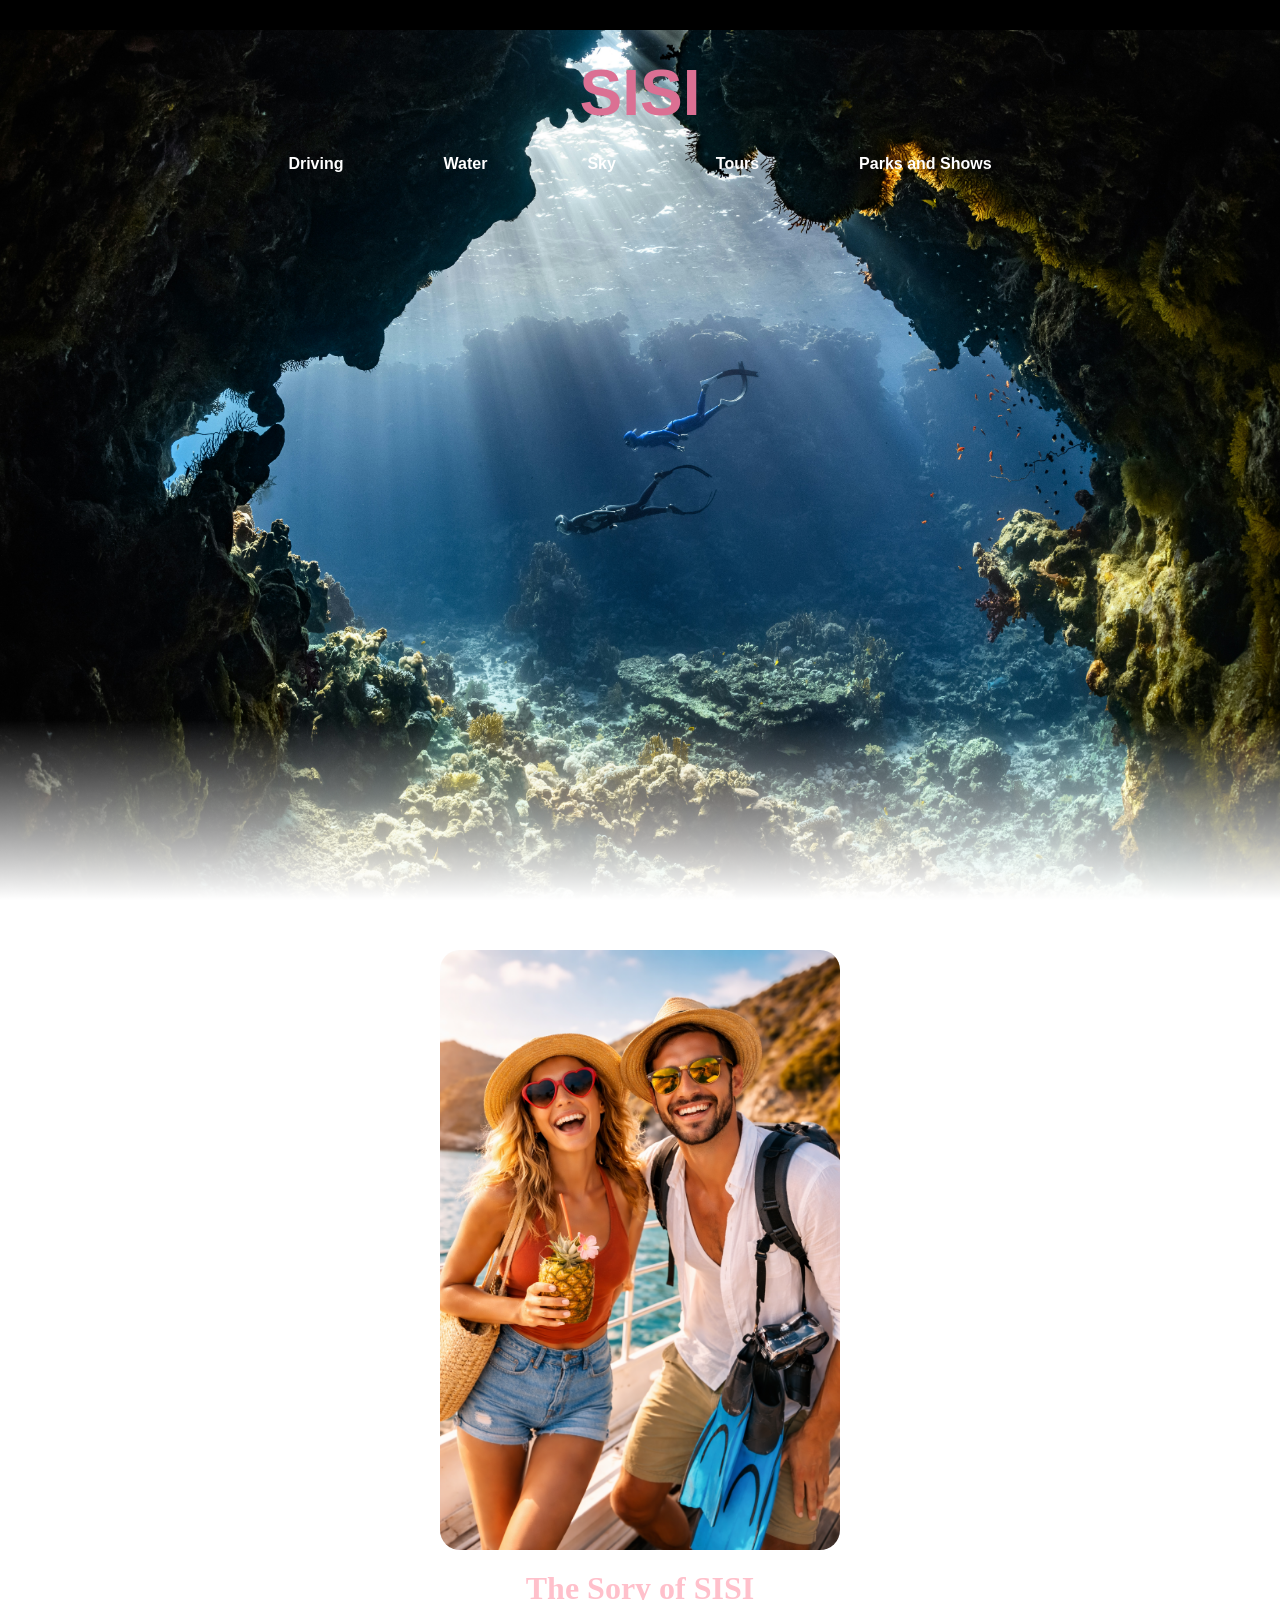
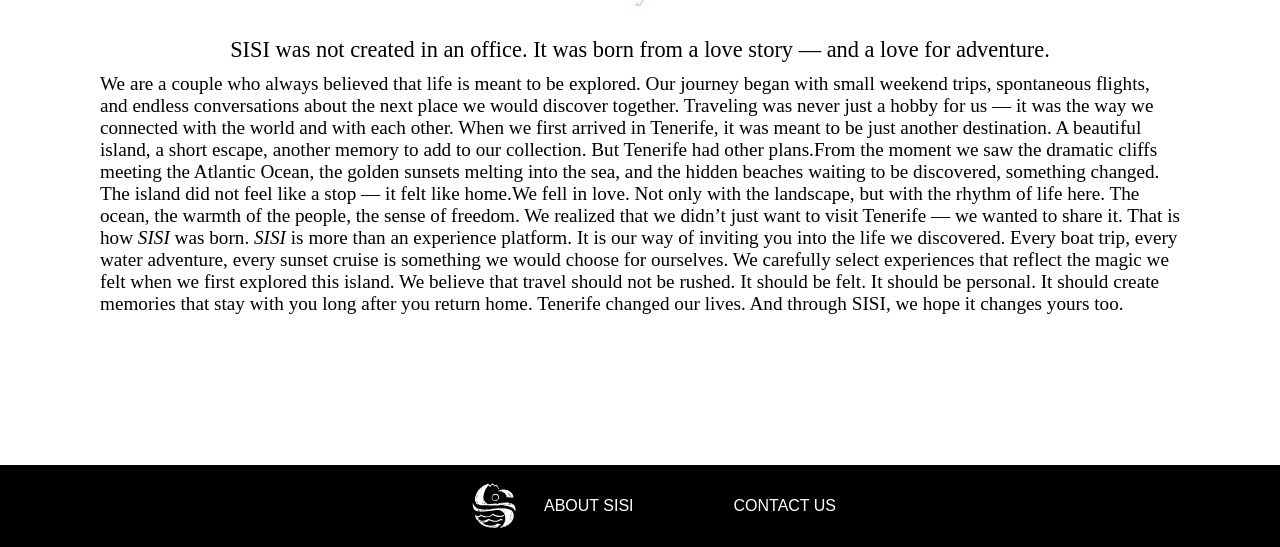
<file: About_Us.html>
<!DOCTYPE html>
<html lang="en">

   <head>
   	
   <meta charset="UTF-8">
   <meta name= "viewport" content="width=device-width, initial-scale=1.0">
   <title> SISI- Day trips, adventure, fun, activities in Tenerife</title>
   <link rel="stylesheet" href="CSS/style.css">

   </head>
   
   <body> 
      
      <header>  <!--row 3 rows-->

         <nav> 

            <div class="navigation_row_1"> <!--row 1 BLACK ROW-->
            </div>
            
            <div class="navigation_row_2">
               <a href="index.html">SISI</a>
            </div>

            <div class= "navigation_row_3">
               <ul class= "navigation_row_3_horizontal">  <!-- Driving, Water, Sky, Tours, Parks and Shows-->

                     <!--list Driving-->

                  <li class= "navigation_row_3_dropdown">
                        <span>Driving</span>
                     <div class="dropdown">
                        <a href="HTML/Driving/Quads.html">Quads</a>
                        <a href="HTML/Driving//Buggies.html">Buggies</a>
                        <a href="HTML/Driving/Mustang.html">Mustang</a>
                        <a href="HTML/Driving/Karting.html">Karting</a>
                     </div>
                  </li>

                     <!--list Water-->

                  <li class="navigation_row_3_dropdown">
                        <span>Water</span>
                     <div class="dropdown">
                        <a href="HTML/Water/Jet_Ski.html">Jet Ski</a>
                        <a href="HTML/Water/Sailboat.html">Sailboat</a>
                        <a href="HTML/Water/Catamaran.html">Catamaran</a>
                        <a href="HTML/Water/Yacht.html">Yacht</a>
                        <a href="HTML/Water/No_License_Boat.html">No License Boat</a>
                        <a href="HTML/Water/Fiat_500_Boat.html">Fiat 500 Boat</a>
                        <a href="HTML/Water/Suba_Diving.html">Scuba Diving</a>
                        <a href="HTML/Water/Snorkelling.html">Snorkelling</a>
                        <a href="HTML/Water/Kayaking.html">Kayaking</a>
                        <a href="HTML/Water/Fishinh.html">Fishing</a>
                     </div>
                  </li>

                     <!--list Sky-->

                  <li class="navigation_row_3_dropdown">
                        <span>Sky</span>
                     <div class="dropdown">
                        <a href="HTML/Sky/Helicopter.html">Helicopter</a>
                        <a href="HTML/Sky/Paragliding.html">Paragliding</a>
                        <a href="HTML/Sky/Parasailing.html">Parasailing</a>
                     </div>
                  </li>

                     <!--list Tours-->

                  <li class="navigation_row_3_dropdown">
                        <span>Tours</span>
                     <div class="dropdown">
                        <a href="HTML/Tours/Island_Tours.html">Island Tours</a>
                        <a href="HTML/Tours/La_Gomera.html">La Gomera</a>
                        <a href="HTML/Tours/Stargazing.html">Stargazing</a>
                     </div>
                  </li>

                     <!--list Parks and Shows-->

                  <li class="navigation_row_3_dropdown">
                        <span>Parks and Shows</span>
                     <div class="dropdown">
                        <a href="HTML/Parks_and_Shows/Loro_Parque.html">Loro Parque</a>
                        <a href="HTML/Parks_and_Shows/Siam_Park.html">Siam Park</a>
                        <a href="HTML/Parks_and_Shows/Jungle_Park.html">Jungle Park</a>
                        <a href="HTML/Parks_and_Shows/Aqualand.html">Aqualand</a>
                        <a href="HTML/Parks_and_Shows/Medieval_Castle.html">Medieval Castle</a>
                        <a href="HTML/Parks_and_Shows/History_Show.html">History Show</a>
                        <a href="HTML/Parks_and_Shows/Kort_Show.html">Kort Show</a>
                        <a href="HTML/Parks_and_Shows/Flamenco_Show.html">Flamenco Show</a>
                     </div>
                  </li>
               </ul>
            </div>
         </nav>
      </header>
   <main>
      <div class="article_1"> <!--hero image -->
            <img src="Images/main_page/tenerife.jpg" alt="Tenerife"> 
            </div> <!--closing article_1-->
            
      <div class="content_about_us">

            <div class="empty_row"> <!--color white--> 
            </div>

            <div class="img"> 
               <img src="Images/About_US/About_us_1.png" alt="SISI">
            </div>

            <div class="title"> 
               <h1>The Sory of SISI</h1>
            </div>

            <div class="content">
               <p class="p1">
                  SISI was not created in an office.
                  It was born from a love story — and a love for adventure.
               </p>
               <p class="p2">
                  We are a couple who always believed that life is meant to be explored. Our journey began with small weekend trips, spontaneous flights, and endless conversations about the next place we would discover together. Traveling was never just a hobby for us — it was the way we connected with the world and with each other.
                   When we first arrived in Tenerife, it was meant to be just another destination. A beautiful island, a short escape, another memory to add to our collection.
                   But Tenerife had other plans.From the moment we saw the dramatic cliffs meeting the Atlantic Ocean, the golden sunsets melting into the sea, and the hidden beaches waiting to be discovered, something changed. The island did not feel like a stop — it felt like home.We fell in love.
                   Not only with the landscape, but with the rhythm of life here. The ocean, the warmth of the people, the sense of freedom. We realized that we didn’t just want to visit Tenerife — we wanted to share it.
                   That is how <em>SISI</em> was born.
                   <em>SISI</em> is more than an experience platform. It is our way of inviting you into the life we discovered. Every boat trip, every water adventure, every sunset cruise is something we would choose for ourselves. We carefully select experiences that reflect the magic we felt when we first explored this island.
                   We believe that travel should not be rushed. It should be felt. It should be personal. It should create memories that stay with you long after you return home.

                   Tenerife changed our lives.
                   And through SISI, we hope it changes yours too.
               </p> 
            </div>
         </div>
   </main>
   
   <footer>
         <div class="footer_container">

         <div class="footer_right">
            <ul>
               <li><a href="About_Us.html">ABOUT SISI</a></li>
               <li><a href="contact.html">CONTACT US</a></li>
            </ul>
         </div>
            
         <div class="footer_logo_left">  
         
         <svg id="Layer_1" xmlns="http://www.w3.org/2000/svg" version="1.1" viewBox="0 0 642 370">
         <!-- Generator: Adobe Illustrator 29.8.3, SVG Export Plug-In . SVG Version: 2.1.1 Build 3)  -->
         <defs>
         <style>
         .st0 {
          fill: #fff;
         }

         .st1 {
         display: none;
         }
         </style>
         </defs>
  <path class="st0" d="M313.89,53.13c.5.2,4.65,6.06,5.61,7.11s2.76,2.19,4,3.5c.98,1.03,1.38,3.01,3.32,3.7l9.03-4.87c.8-.32,1.26.02,1.92.4,1.18.69,5.2,7.45,6.29,9.21.34.54,1.09.69,1.27.98,1.4,2.29,2.48,6.6,4.16,8.6.98,1.17,2.84,1.39,3.28,2.23.64,1.21-.18,2.17-.12,3.21.04.77,1.18,1.59.3,2.75-.8.05-2.2.3-2.84-.06-1.13-.64-4.41-7.55-5.91-8.87-.64-.73.4-2.42.31-2.51-.07-.07-1.28-.05-1.86-.39-2.31-1.34-2.59-3.32-3.94-5.06-.89-1.14-2.96-1.4-2.71-3.54-.58-.54-4.02,1.5-4.88,1.85-.73.3-1.74.01-2.6.4-.93.42-1.4,2.37-3.04,1.55l-13.25-12.35c-1.84-.28-2.91,2.55-3.87,3.38-.54.47-1.44.57-2.1,1.15-3.46,3-6.78,6.31-10.02,9.54l-4.72-1.78-5.49-6.01h-1.53c-2.34,3.14-5.22,5.81-7.47,9.03-1.57,2.24-5.37,10.16-7.05,10.97-1.59.77-2.23-.23-4.14,2.4-.54.75-3.79,5.72-1.34,5.36l3.05-6.46.7-.04.74.74-7.11,12.9c-.96,6.08-3.98,10.45-5.24,16.26-1.96,9.08-2.93,19.88-1.59,28.79.27,1.8,2.18,7.97,1.88,8.97-.19.63-.78.97-1.44.83-.44-2.73-1.26-5.43-1.61-8.19-.25-1.99-.24-9.67-.65-10.31-.31-.49-.69-.59-1.25-.49-.22.25-.24,5.66-.5,6.67-.1.41-1.74.26-.98,1.31.05.06.83-.15.97.36,1.45,5.16.6,11.96,4,16.91.14.2.9,1.14,1,.5l-1-6.24,1.46.03c.44,1.1.43,2.35.79,3.47,3.21,10.02,6.75,14.7,16.1,19.9,4.7,2.61,7.36,4.05,12.91,4.63,16.64,1.74,34.56-.52,51.53-3.49l.46.97c14.06-2.95,30.44-5.34,44.94-5.07,1.71.03,2.74.34,3.55.37.24,0,2.66-.81,4.49-.94,9.08-.63,20.4-.03,29.38,1.74s17.14,3.91,24.85,9.65c2.09,1.56,4.88,4.67,6.14,6.85,3.29,5.68,7.94,21.14,7.89,27.62-.01,1.3-.82,2.52-.88,3.62-.09,1.63,1.09,4.13-.37,5.62-1.99-.91-1.35-2.86-1.88-3.86-.66-1.24-2.59-2.12-3.38-2.85-.94-.87-1.18-2.67-1.61-3.14-.4-.43-3.1-2.26-3.71-2.79-.77-.68-2.76-3.26-2.96-3.4-.43-.3-1.41.07-1.6-.09-2.2-1.74-1.15-.52-2.58-1.09-.82-.33-2.68-3.07-4.01-3.52,1.34-.62,2.54,1.28,3.64,1.86.68.35,1.61.32,2.31.69,1.6.84,2.51,2.58,4.55,2.2-.27-.92-1.43-1.05-2.02-1.73-.91-1.06-2.69-3.72-3.99-4.51-.94-.57-2.23,0-3.19-.32-.19-.06-1.96-1.12-3.33-1.65-.8-.31-1.29-1.08-1.74-1.27-1.53-.66.49,2.22-.98,1.49-1.04-.51.11-1.91-1.02-2.5l-2.27.82c-3.32-3.02-7.83-3.71-11.99-5.07l.02-1.74c-1.77-.74-2.34,1.83-4,.99-.07-.03.69-1.1-.25-1.48-2.33,2.07-2.1.15-2.61,0-1.13-.32-2.57.5-2.66-1.52l-1.29,1.54c-.84.11-4.42-1.94-5.43-1.99-2.31-.11-1.06.96-3.67-.51-.86-.48-2.37.36-2.11-2.05-1.57-.06-2.24,1.83-3.22,2.02-1.51.29-3.38-.3-4.94-.2l-3.83-1.31c1.96-1.66,3.81.87,4.99-1-2.15-1.46-6.61-.03-8.18-.55-.75-.25-.69-1.48-1.09-1.49-.95,0-1.77,1.24-2.47,1.32-.79.09-2.41-.72-3.54-.8-3.59-.26-11.06-.4-14.09.37-.72.18-1.4.22-2.13.15l1.5,2c-2.05-1.18-4.12,1.05-5.99-.25l1.74-2.26c-1.47.66-6.84,3.05-8.16,2.35-.2-.11.13-.93-.34-.85l-.57,1.02c-3.47-.28-7.94.6-10.94-1.01-1.32,2.3-5.55.32-7.5.17-.57-.04-1.23.91-2,1.06-2.26.44-3.73-.96-5.73-.23l-.26-1.51-1.5,1.99-2.49-1.51.23.77c-.98,1.36-3.96-.22-5.49.75l.5-1.49h-1.75l.25,1.49c-9.21.08-18.42.23-27.53.17-12.26-.08-24.79-.42-37.21-1.17-10.72-.65-18.92-3.35-28.63-7.37-.73-.3-1.82.08-2.62-.38-.6-.34-1.23-2.23-2.04-2.96-.64-.59-1.64-.74-2.47-1.53-1.54-1.47-2.21-3.87-3.49-5.5l1.49-.25v-1.5l-2.5.5c-.63-1.55-.1-1.62.88-2.74,0-1.59-2.12-1.53-2.38-2.13-1.04-2.37-1.18-3.51-1.08-5.9,0-.25-.8-.17-.89-.59-1.61-7.57.36-26.98,3.28-34.09.5-1.22,1.81-1.71,1.99-2.52.16-.74-.25-1.71-.03-2.05.16-.25.85-.3,1.09-.64.31-.43.05-1.23.15-1.34.13-.16,1.55.81,1.99-.26l-1.49-.25.57-1.93,1.93-.07-.95-1.65c.77-2.27,1.91-4.42,3.03-6.52,3.93-7.36,10-14.61,15.35-21.15,2.68-3.28,5.61-6.69,8.75-9.5,13.15-11.77,29.54-18.78,45.2-26.55,1.09-.43,4.63.71,5.42,1.35.18.15,2.08,2.7,2.91,3.59.96,1.02,4.67,5.81,5.3,6.2.52.32,1.09.34,1.68.28l13.15-11.97c1.62-1.39,2.47,1.02,4.17.93-2.06-1.52-1.88-4.5.89-3.36l.03-.02h0ZM284,65c-1.24-.16-1.25-.06-1.87.87-.38.57-2.83,3.89-2.62,4.13.66-.74,5.5-3.99,4.49-5ZM242.48,95.47c-.11-3.6-1.69-1.16-3.48-.97l1.24,1.85,2.23-.88h0ZM207.5,126c-1.12-.03-1.1-.36-1.63.62s-1.85,4.59-2.22,5.77c-.48,1.51.29,4.51-1.64,4.61l1.02.77-.52,3.22s4.99-14.99,4.99-14.99ZM216.5,129l-3.22,3.02c.31,3.82-2.87,6.21-4.18,8.55-.11.19.82,3.49-.61,4.19l.99.97c-1.24,1.19-1.69,2.11-.98,3.76.98.41,1.76-1.92,1.88-2.39.62-2.33,1.87-4.33,2.51-6.46.49-1.64-.66-3.8,2.1-4.16l-.06-.95c-1.58.47-.22-3.19.19-4.16s1.5-1.26,1.37-2.38h0ZM254,130c-1.91-.11-1.36,1.88-1.65,3.11-.36,1.49-1.39,2.57.4,4.37l1.25-7.49h0ZM255.18,167.84c-.47-.71-2.57-5.82-3.18-5.34-1.02,1.94.43,3.48,1.5,5.14.5.76,1.33-.24.49,2.35l1.97-1.02c.5-1.21-.61-.87-.78-1.13h0ZM210.58,172.93c.18.2,1.59.19,1.94.81l.96-.52c.32-.63-.76-4.11-1.23-4.22-2.17-.52-2.12,3.42-1.67,3.92h0ZM217.49,176.02c-.2-.31-3.25-1.04-3.45.29-.45,1.04.88,2.85,1.72,3.18,1.16.46.52-1.18.9-1.87.05-.09,1.58-.42.83-1.6h0ZM245.9,175.62c-2.63-1.7-.52,1.58-.49,1.74.16.71-.44,1.46-.31,2.27.25,1.49,2.01,1.5,1.9,2.86l-1.99.76c1.01,1.2,3.62,2.15,3.99,0l-2.46-3.53,1.46-.74v-.73c-.85-.31-1.83-2.47-2.1-2.64h0ZM213.5,180.5c-.24-2.15-2.32-4.09-4.5-3.99.68.49,3.85,4.64,4.5,3.99ZM253.5,180.01c.95,2.02,3.4.28,4.33.15,1.05-.15,2.23,1.06,3.16-.41-.78-1.36-1.78-.23-2.66-.4-.49-.09-.97-.85-1.59-.87-.9-.03-1.84,1.9-3.24,1.52h0ZM413.5,180.5c-.51-1.4-8.15-1.76-8.5-1.49-.33,1.93,1.11.3,2.15.57.69.18,1.04,1.33,2.1,1.44s2.88-.93,4.24-.51h.01ZM376.5,180l-18.25,1-1.25,1.5,18.24-.99,1.25-1.5h.01ZM424.5,182.01c-2.6-.06-4.08-2.26-7-1.5-.21,1.77,3.91,1.89,5.26,1.99.55.04,1.86.37,1.74-.49ZM267.5,183.51c-2.37-.45-3.91-2.9-6.5-2.5v1.5l1.49-.51c-.91,3.63,6.34,3.28,5,1.51h.01ZM258.46,181.53l-1.46-.03c1.21,1.53-.69,3.17-.29,3.99.72,1.48,4.25.42,5.79.5.26-1.13-.16-.81-.62-1.15-1.44-1.04-3.52-.9-3.41-3.32h-.01ZM350.5,182.5c-5.22-.22-10.24,1.07-15.3,1.95-1.47.26-5.3-.64-5.2,1.55l20.18-.55.82-.7-1.03-.52.53-1.72h0ZM277.87,184.61c-.45-.2-1.15.37-1.89.19-1.18-.3-1.84-2.2-3.48-1.79-.28,1.34.36.86.99,1.24,1.85,1.13,4.44,2.48,6.51,2.76.25-.53-1.98-2.32-2.12-2.39h0ZM422.5,185c-.65.56,3.56,3.34,3.81,3.39.56.11,2.68-.71,2.67-1.14l-2.29-1.22.29-1.53-4.49.5h0ZM396,187.49c-.13-2.51-3.36.02-5.18-1.95l-1.63,1.43c-1.01-.95-4.11-1.7-5.34-1.4-.7.17-1,1.32-2.05,1.39-1.37.09-3.68-1.26-5.29-.96-.25,1.46.35.81,1.16,1.06,1.39.43,2.89.74,4.33.94l-1,1.49c2.74.47,1.62-.62,2.24-1.48.97-1.32,4.54-.13,6.01-.03.61.04,1.29-.4,1.93-.35,1.49.1,2.39,1.52,4.81-.15h.01ZM295.5,187.51c-1.91-1.06-3.47.05-5.22,0-1.94-.04-4.58-1.35-6.77-1.02-.42,1.74,2.46.84,3.73,1.03.58.09,1.04.64,1.52.7.97.13,5.19.37,5.99.28.7-.08,1.43-.3.75-1h0ZM227,190.5c.22-1.2-.58-1.1-1.28-1.46-1.06-.56-6.48-2.45-7.21-1.53-.22,1.16.53,1.12,1.27,1.47,2,.96,4.99,1.43,7.22,1.52ZM303.5,187.5c-2.01.26-3.49.6-5.49,0v1.5c.15.16,3.73-.18,4.38-.35.9-.24,1.34.17,1.12-1.14h-.01ZM366.5,190c-1.54,0-3.37.52-3.51-1.51l-1.99,1.01c-.96,1.14,3.08,2.38,4.48,1.75.34-.15.94-.83,1.02-1.25ZM388.5,190l-3-.99,1.28,2.53,5.21-.04c-.25-2.73-3.61.16-4.99-1l1.5-.5ZM412.93,189.58c-2.09,1.5-3.79-.51-6.43.42.21.83,2.1,1.3,2.81,1.45,5.4,1.08,12.14-.42,16.02,1.55l4.66-.25c-1.55-2.79-3.58-1.39-5.16-1.73-.39-.08-.3-1-.62-1.02-1.88-.1-4.33.89-5.44.97-1.74.12-4.05-2.76-4.51-.45h-1.01l-.32-.93h0ZM439.92,190.08l-2.63-.52-.78,1.94h2.49l-.5,2c2.25-1.5,4.46,3.1,4.74,3,2.21-.81-2.04-4.4-3.19-4.06l-.15-2.35h.02ZM289,194.5l-.8-1.43c-2.3,1.3-4.12.09-6.09.06-3.63-.05-7.32-.09-10.9-.14-1.77-.02-16.21-.37-16.22.76.29.44,1.32.7,1.82.73,6.27.37,14.33-.53,20.44.02,3.38.3,2.51.18,5.47-.03,2.06-.14,4.21.16,6.27.03h0ZM432.94,193.57c-1.4-.36-2.89,0-3.44,1.43,3.48-1.88,3.35,3.08,6.5,3-1.33-2.17.75-.77.5-2.49l-3.04-.23-.52-1.71h0Z"/>
  <path class="st0" d="M207.33,209.67c4.27,3.69,4.18,4.26,10.06,6.19,12.83,4.21,32.39,6.72,45.84,6.58,5.58-.06,13.69-1.83,18.96-1.31.73.07,1.25.8,1.57.87.26.06.14-.78.61-.97,3.4-1.37,11.44-.68,15.37-1.04,11.21-1.03,22.35-3.21,33.56-4.44,1.09-.12,2.86.45,4.19-.05v1.13l1,.36.07-1.41c.7-.66,8.73-1.51,10.21-1.62,23.82-1.7,60.74-.49,81.2,12.79,3.72,2.42,10.54,7.76,12.5,11.63,3.45,6.81,6.67,16.75,6.02,24.34-.47,5.45-2.01,11.53-3.54,16.87-5.51,19.21-19.13,30.1-33.77,43.31l-20.55,9.5c-.61.19-.96.03-1.39-.42-1.12-1.17.33-2.75-.97-2.49-.52.1-4.17,1.59-3.27,2.48,1.57-1.38,3.71-1.69,3.49,1-3.7-.22-7.44,2.2-10.98,3.27s-7.18,1.74-10.73,2.22c-2.43.33-4.91,1.43-7.28.5-.44-1.57,1.79-3.27,3.13-2.91.67.18.95,1.19,1.87.92-3.28-3.48,4.18-5.54,6.03-7.35.38-.37.51-1.33.97-1.76,4.06-3.82,9.05-8.43,10.59-13.83l1.41-.06c-1.3-2.39.77-2.17,1.8-3.68,3.18-4.64,5.45-10.63,6.64-16.12.4-1.83,2.29-13.9,2.09-14.86-.11-.52-1.3-.31-1.55-1.58-.35-1.81.61-3.96.52-5.99-.4-9.38-4.89-25.14-11.99-31.53-16.6-14.94-31.91-16.86-53.4-14.38-24.14,2.8-48.09,6.94-72.36,9.18-11.66,1.07-19.03,1.29-30.86-.18-5.46-.68-11.06-1.88-16.43-3.07-.51-.11-5.48-3.9-6.5-4.5-.84-.49-4.2-1.69-4.4-1.84-.21-.17-.17-1.51-.54-2.1-.41-.67-1.76-.88-2.36-1.52-2.02-2.15-6.12-10.72-6.72-13.55-.67-3.21-1.61-6.31-2.32-9.68-.46-2.2.02-5.08-.34-7.13-.15-.85-1.1-1.8-1.12-2.23-.03-.7,1.09-1.41,1.21-2.07.13-.73-.9-2.47-.9-3.9,0-.69-.29-1.54.76-1.25,2.66.72,4.93,8.78,6.25,11.26,4.32,8.13,9.76,10.73,16.34,16.41h.01ZM356.59,216.87c-.16-.14-.11-.61-.1-.87h-.49c.39,2.14-2.81-.18-2.5,1.99,2.56-.38,5,.93,7.5-.75-.93-.73-3.74.21-4.41-.37h0ZM369.96,217.05c-.77,0-2.23-.55-1.95.69l2.25,2.26c.6-1.23,1.29-1.89,2.74-2.01-.43-1.67-2.89.64-2.99.51l-.05-1.45ZM384.5,222.51l-4.75-1.88-1.24,1.13c1.75,2.06,3.58,1.21,5.75,1.74l.24-.98h0ZM222,221.5h-3.24c-1.09.72,1.74,2.23,2.53,2.5.95.34,1.76.27,2.71,0,.48-2.01-1.89-.35-1.99-.49v-2h0ZM296,222.5c-1.01.45-2.34-.82-2.75-.81-.34,0-.89.72-1.51.79-1.91.2-3.92-.08-5.73.77,1.18,1.88,2.46.7,4.23.72,2.33.02,4.33.99,5.77-1.46h0ZM256.5,224.01c-2.08-1.01-4.7.31-6.25-1.5-2.14,4.01-5.06.85-8.24.49.07,3.07,2.1,1.68,4.23,2.02.78.12,1.4.98,2.03.99.9,0,1.31-1.17,2.09-1.41,1.16-.36,3.08-.06,4.41-.1.6-.02,1.86.37,1.74-.49h0ZM365.5,226.51l-7.5-2.5c-.25,1.78,1.64,1.18,2.37,1.64.33.21.31,1.07.85,1.18.31.06.92-.32,1.41-.21,1.1.25,2.15,1.76,2.87-.11h0ZM247.5,226.5c-1.15-.06-1.45,1.07-2.75,1.05-1.09,0-1.67-.91-2.54-1.05-.99-.17-1.95.38-2.77.24-1.12-.2-2.1-1.85-3.66-.74-1.36.97.52.89,1.03,1.18.21.12.19.81.48.81.49,0,1.12-.59,1.85-.43.83.18,1.5,1.88,3.01,1.8,1.01-.05,2.49-1.25,3.08-1.19,1,.1,2.31,2.34,2.25-1.68h.02ZM225.01,229l-.79-1.95c-2.21,1.27-3.06-.46-4.47-.81-.77-.19-3.3.06-4.25.26l2.76,2.51,1.74.49-1,2.49c2.38-.35,4.34,1.18,6.29,1.46,2.14.31,7.15.67,8.7-.71l-1.99-.5.99-1.25c-.63-.56-3.11,3.16-4.49.75l.99-1.75-1.5-.5,2-1c-1.56,1.25-2.7-.57-3.74-.53-.34,0-.03,1.66-1.25,1.03h.01ZM263.5,228.01c-2.89-1.21-5.72-.04-8.5.74,1.67,2.43,3.36.14,4.51.44.65.17,2.33,2,2.49,1.82l-.99-1.99,2.5-1h-.01ZM237.5,233.5h8.25c.09,0,.79-.67.75-.99-1.44-.32-2.87.46-4.2.45-1.07,0-5.09-1.62-4.8.55h0ZM376.96,232.56c-.69,0-2.73-.65-2.46.68l2.71,2.11,1.79-.36c.48-1.77-1.51-.59-1.97-1.05l-.06-1.39h-.01ZM389,236l-2.03.29-1.23-2.29c-2.88,1.09-.18,1.64.1,2.1.12.19-.15.83.3,1.45,1.17,1.65,2.84,2.05,3.34,4.25l3.01-.3-.75-1.49c-1.19,1.93-2.9-.42-2.26-1.99l-1.49-.02c-.44-1.81.59-1.03,1-1.99h.01ZM433.87,241.63c-.19-.12-2.78-1.09-2.36.11.24.66,1.95,3.6,2.47,4.53.38.68.42,1.45,1.52,1.23.36-.94-.79-1.74-.8-2.26,0-.34.7-.7.59-1.26-.04-.17-1.31-2.27-1.42-2.34h0ZM428.51,263.5c2.78-.28,1.9-2.59,2.23-4,.16-.7.94-1.39,1.05-1.98s-.6-.95-.58-1.26c.02-.43.8-.85.73-1.42-.1-.82-2.64-3.09-1.93-4.84-.87-.12-.47,1.14-.5,1.74-.08,2.08.76,3.63-1.5,4.51,1.96.76,1.25,2.71-.44,3.53l.95,3.72h-.01ZM444.51,250c-.56,1.92.84,3.71.98,5.31.09,1.03-1.23,7.15.75,6.69,1.87-.43.48-2.83.39-3.89-.21-2.57.15-6.29-2.13-8.11h0ZM430,264l-2.45.05c-.66.55.17,4.32-1.55,3.95l1.25,1.49c.66-2.04,2.48-3.22,2.75-5.49ZM439.49,265.5l-1.5,1.34c.32,3.84-2.23,8.4-3.89,11.51-1.46,2.73-3.26,4.49-2.6,8.15,1.28-.32.51-1.47.96-2.26,2.05-3.59,4.39-6.51,5.71-10.74.32-1.01-.94-1.77.84-2.28-1.38-2.22.58-1.58.81-2.44.05-.18-.22-3.16-.34-3.28h.01ZM420,282.5c3.05-1.83,4.61-4.41,4.99-8l-2.04,2.96-1.72.04c.58,1.83-1.05,1.76-1.21,2.33-.09.33.34,2-.02,2.67ZM430.5,284.5h-3.49c-.27.71-.1,2.14-.52,2.69-.87,1.16-2.28.23-1.98,1.8,2.4.37,2.47-2.27,3.76-3.5l1.73,1,.5-2h0ZM431.5,291.5c-.32-.39-2.99,2.2-3.23,2.49-.58.69-1,.89-.76,2l1.56-1.46,1.93.46.5-3.5h0ZM426.5,293.01c-2.84-.42-3.65,1.55-4,3.99.69.77,4.34-3.73,4-3.99ZM394.97,298.97c.34-.55-.48-1.64-1.2-1.46-1.43.34-2.6,2.48-2.26,3.99,2.05.17,1.84-1.19,2.48-2.15.29-.43.96-.33.98-.38ZM417.5,302.5c-.63-.64-4.67,3.36-5.25,3.49-.19.04-1.49-3.47-2.74-.25l2.53,1.54c1.94-1.71,5.28-1.65,5.47-4.79h-.01ZM420.5,308.51c-1.28-.57-2.61.72-3.26.78-.88.08-1.97-1.27-2.75-.53l.64,2.11c1.08,1.34,4.31-1.51,5.37-2.37h0ZM414,317.5c-1.23-.39-1.2.32-1.56.57-2.05,1.4-3.89,3.35-5.99,4.63-2.22,1.35-5.9,2.27-7.89,3.61-.6.41-1.32.98-1.56,1.69,3.98-1.44,8.61-3.33,12.16-5.58.85-.54,5.96-3.8,4.84-4.91h0ZM394.5,321.99l-.49-1.25c-.65-.73-4.3,1.56-3.5,2.25l3.99-1.01h0ZM379.5,329.01c-.16,3.25,6.21-.22,5.96-1.69l-2.15-1.29c-1.07,1.25-2.02,2.69-3.81,2.98ZM375,329c-5.05,2.18,1.25,3.95,3.5,1.25l-2.75.74-.75-1.99Z"/>
  <path class="st0" d="M326.51,255.5l1.74-.99.76,1.98,2.48-.49-1.76,1.99.52.99,1.65-.08,1.73-1.82c1.16,0,2.63,1.57,3.02,1.75,4.48,2.04,9.56,2.59,14.48,3.36,6.26.97,11.56,1.37,17.97.18,5.13-.95,10.23-2.51,14.62-5.37,1.14.57.26,1.51.41,1.89.03.08.72.1.94.78.25.79.7,2.55.31,3.22l-6.78,3.47c-4.18,1.16-7.71,2.64-11.88,3.09-1.24.13-2.49.01-3.73.03-.58-1.65,2.23-1.21,2.5-1.5-.18-2.64-3.3-1.13-5-.99l.24.99,1.75.25c-1.78,2.53-3.61,1.44-5.83,1.44-7.81.02-15.12-1.06-22.32-3.78-4.65-1.76-9.22-3.64-13.85-5.65-2.59-1.12-4.83-3.05-7.76-3.75l-9.37,6.64c-6.99,2.88-12.45,5.99-19.78,7.24-12.22,2.08-28.16.45-39.58-4.64-.71-.31-3.39-1.48-3.71-1.7-.77-.53.35-1.7-1.05-1.56-2.2.23-3.93,3.15-5.13,4.02-3.57,2.59-7.24,4.07-11.4,5.46l-6.21,1.28c.27.81,2.23,1.59,2.38,1.86.35.63-.12,1.8.33,2.43.35.48,1.44.3,1.68.56.21.23.2,1.73.66,2.59,1.43,2.7,4.7,4.1,5.68,5.3.15.19-.21.81-.12.92,3.89,4.61,17.89,6.25,23.62,6.07,11.65-.36,20.35-3.33,30.6-8.39,1.57-.78,4.77-3.65,5.9-3.65,1.42-.18,1.83,1.24,2.79,1.77,8.5,4.68,17.59,8.34,27.21,9.39,3.51.38,6.69,1.47,9.54,1.86,2.19.3,16.42-1.45,18.84-2.08,1.06-.28,12.19-6.37,13.64-7.36,1.35-.92.9-2.71,2.47-3.03,3.08-.64,2.59.92,3.34,1.45.3.21,1.09-.42,1.56-.28,1.25.36,2.8,1.36,4.14,1.8s7.65,1.77,7.66,2.79l-2.46,4.25c-3.64-1.63-7.67-2.38-11.64-2.92-3.72,3.02-9.4,5.71-13.92,7.61-11.38,4.76-23.22,4.81-35.35,3.48-2.42-.26-2.5-1.52-2.66-1.58-.65-.24-2.29,1.6-3.18-1.08l-1,1.02c-1.11-.47-1.46-1.09-2.74-.52l.5-1.99c-1.09.35-3.87-1.59-3.5.49l1.5,1-3.74-.99c.7-1.93-3.54-1.51-4.87-2.11-1.88-.85-4.08-3.4-6.55-3.81-1.26.17-6.46,6.33-7.9,7.59-.62.55-4.4,3.53-4.78,3.7-1.69.75-3.37,0-4.77.21-4.15.64-8.36,2.51-13.14,2.9s-9.16-.43-13.74.01l12.87,9.88c24.64,12.43,57.87,16.88,81.98.96,1.36-.9,2.93-3.7,4.41-4.37,1.55-.16,8.96,3.69,11.19,4.22,3.44.82,7.92-.77,10.04,2.06-2.67,1.16-1.36,3.53-3.06,5.68l-5.41-.7-9.17,9.61c-4.97,3.77-10.91,5.22-17.14,6.12-1.89.27-3.93-.21-5.85.16-4.22.8-3,.88-7.8.68-21.89-.88-38.94-3.06-59.33-11.28-9.68-3.9-16.59-9.73-25.07-15.43-.79-.53-1.72-.94-2.66-1.1l.25-1,2.5,1.5c2.3-.31-1.39-2.44-1.96-3.05-5.15-5.45-11.09-12.02-15.29-18.21-.58-.85-3.02-6.74-4.01-5.73-.29,1.55,2.61,2.64.75,3.99-.96-2.7-6.16-6.7-6.51-9.22-1.02-7.39-4.83-13.66-5.42-21.44-.08-1.02-1.69-3.75,1.32-2.72,1.36.46,1.97,2.54,3.09,3.42s5.86,3.83,7.17,4.33c5.98,2.31,15.93.52,20.11-4.59,1.56-1.91,1.14-5.04,4.49-4.76.08.64-.32,1.62.29,2.07,1.58,1.14,6.81,2.1,9.07,3.28,5.56,2.9,5.34,3.59,12.27,4.78,17.2,2.94,23.76,4.39,40-4.13.86-.45,6.37-3.17,6.68-3.43.59-.48,2.21-3.07,3.61-4.02,2.12-1.45,2.9-.55,5.09-.03l-2.5-1.5c-.12-1.88,2.62-2.39,4.08-2.22,2.26.26,2.94,1.99,4.57,2.83,2.17,1.12,7.32,1.45,7.36,4.4l.03-.03h0ZM237.45,257.08c-.42-.4-3.45-.09-3.44.67l4.99,2.25c.31-1.22-.92-1.09-1.36-1.66-.25-.32-.04-1.12-.18-1.26h-.01ZM335.4,258.6l-2.4.65c1.27,1.38,3.07,2.42,4.99,2.25l-2.6-2.9h.01ZM210.5,265.5c.12-1.83-2.35-1.34-3.34-2.42-1.95-.3-.81,3.49-.65,4.42.87-.01.62-1.33,1.48-1.76.77-.38,1.69-.23,2.51-.24ZM216.5,269c-1.66-.76-3.1-.09-4.75.5-.73.26-1.27-.11-.74,1.24.63,1.63,1.81-.02,2.37-.14,1.11-.23,2.91,1.13,3.12-1.6h0ZM226,288.01c-.1-.1-.98-.1-1.26-.47-.59-.77-.71-1.65-1.26-2.26-.79-.88-4.16-3.05-5.47-2.77,2.1,1.72,4.91,5.61,7.28,6.47.9.32.95-.7.71-.96h0ZM222.38,288.59c-.12-.13-2.95-1.6-3.12-1.61l-1.26,1.03,2.3,3.52,3.19-.03c.2-1.02-.74-1.27-1.18-2.01-.14-.25.15-.8.06-.9h0ZM242,296c.62-3.36-3.27-3.01-5.5-2.49-.05,2.12,2.23,1.28,3.64,1.61.67.16.96,1.15,1.86.89h0ZM269.5,293.51l-2.99.75,1,.98-1,1.76,2.29-.99-.24-1.95.95-.55h-.01ZM258,294.5c-2.28.07-3.85-1.09-5,1.49,1.32-.15,5.09.68,5-1.49ZM233,303.5c-.79-2.57-3.24-3.8-3.99-6.79-1.17.75-3.83-.85-4-.71-1.17.98,1.9,1.42,1.97,1.53l-.25,1.49c2.47.58,3.55,3.63,6.27,4.48ZM237.47,296.55l-5.97-.31,2,1.5-1,1.25,2.24-.99c1.2.61,1.22,4.31,3.54,4.52,1.21.22,1.65-1.03,2.55-1.36,1.64-.62,5.73,1.63,5.68-.66h.49c-.2,1.81,1.11.64,2.27.59.52-.02,1.11.43,1.43.41.19-.02,2.43-2.37,1.8-3l-2.17.55-1.07-1.54c-1.01.78.14,1.64-1.38,1.89-2.89.48-7.05-1.82-10.1-1.37l-.3-1.48h0ZM263.5,297c-2.89-.21-5.8,1.84-8.24,0l-.77,2.5-.99-.99.5,2.5,1.98-.53-.48-2.47,1.01,1.49,6.7-.95.29-1.54h0ZM351.5,323c-1.13-.32-2.02.79-2.86.91-3.88.56-5.64,1.86-9.34,3.18-1.97.7-6.14.46-7.95,1.01-.72.22-1.18,1.28-1.66,1.36-.17.03-3.01-.63-3.17-.69-.46-.2-.86-1.13-1.25-1.14-.19,0-3.42,1.24-3.58,1.35-.68.44-.06,1.62-.95,1.98l-3.48-.46c-1.18,2.83,3.45,2.46,4.76.77s.26-2.41,3.48-2.27l.51,3c3.37-.96,8.06-5.48,10.49-1.5l-.99-2.5c1.73.47,4.44.85,5.25-1.01l.74.02.25.99c1.28-2.19,2.14-2.01,4.5-2.5,1.08,1.5-1.94,1.44-2.74,1.51.09,1.03,1.72.86,2.39.68,1.94-.53,1.76-1.81,2.92-2.63.87-.61,2.88-.38,2.69-2.05h-.01ZM279,327.99c2.13.17,4.54,3.36,6.49,1.26,0-.69-4.17-1.4-4.97-1.52-.53-.08-1.63-.67-1.51.27h0ZM290.5,330.49c-1.94-3.75-4.39-.5-6.49,1.25-.03.56,5.25,2.16,5.49.26l-2.99-.75,1.73-1.63,2.26.87h0ZM316,331c-2.1.91-7.69-2.21-8.49,1,2.23-.25,5.16.42,7.26.03.92-.17,1.47.42,1.24-1.03h-.01ZM306.92,333.62c-1.95-1.12-4.17.89-5.67-1.11l-.75,1.49c1.85-.11,1.69,1.99,4,.5l.27,1.54,5.73.46c.11-1.82-2.51-.49-2-2.99l-.5,1.5h-1l-.08-1.39ZM318.5,335c-1.1.51-2.1.03-3.12.13-.39.04-.82.66-1.21.71-1,.13-2.56-1.14-3.17.65h7.16l.34-1.49Z"/>
  <path class="st0" d="M387.5,93.5v1.51l1.48-.53-.48-.97c.43-.31,2.96.7,3.65,1,3.79,1.61,7.03,1.18,11.04,2.05,2.92.63,9.58,3.59,12.17,4.94,13.01,6.76,23.56,17.26,28.53,31.36,1.11,3.15.52,5.76,1.05,8.91.36,2.14,1.93,2.55.04,5.24-1.41.41-1.67-1.64-2.1-1.92-.26-.17-.94.27-1.42.13-6.24-1.79-10.53-.72-16.57-1.37-4-.43-7.54-1.27-11.63-1.35-3.68-.08-7.59.16-11.23.48l-2.18-9.58c-3.87-12.02-14.15-22.36-26.08-26.42-2.45-.83-14.72-3.19-17.03-2.99-1.76.15-4.4,2-6.01,1.81-.65-.08-2.46-1.73-3.75-1.53-.76-.63-.41-.48.03-.98,3.06-3.44,12.25-4.97,16.27-7.77,1.7-.3,1.04,1.17,1.45.99,1.3-2.22,3.17-1.14,4.96-1.54s3.88-1.37,5.59-1.41c3.87-.09,8.36,1.72,12.2-.05h.02ZM411.81,119.21c-.7-.4-1.5-.66-2.31-.7v1.5c2.1-.54,2.14,1.03,3.05,1.7,1.97,1.45,4.27,2.03,2.95,4.8l1.99-1c.04,3.25,2.68,2.16,4,.25l-1-.99,1.01-1.75c.82-.6,2.64,2.92,3.49.74.42-1.09-1.75-.89-2.29-1.74-.51-.79,1.14-2.22-.45-2-.85.61-.61,1.69-1.05,2.48-.22.39-1.08.38-1.22.87-.25.91.75,3.27-.73,3.14l-.26-2.49-1.99,1c.25-2,1.65-2.85.49-5l-2.49,1.5.49-2c-1.07-.25-1.38.72-1.51,1.49h-.98c.02-.54-.84-1.59-1.2-1.79h.01ZM426.99,130c-1.62.65-2.83,2.35-3.95.18,1.35-1.79.55-2.34-.29-4.18l-1.62,4.26c-.02,1.5,3.6,1.28,2.86,2.98-.81,1.87-5.94-.71-5.99,2.25.89.32,1.24-.83,1.73-.83.32,0,.86.72,1.51.76,2.24.15,5.26-1.42,6.05,2.1l3.2-.04-.56-2.43c-2.85-.03-3.36.51-4.42-2.32,1.37-.81,1.77-.95,1.47-2.74h.01ZM402.66,132.37c-.86-1.87.5-4.01-1.66-4.87-.08,1.01.4,7.67,2.49,6,.97-.77-.8-1.07-.83-1.13ZM438.5,138.01l-3.24-1.52c-1.38-.26-1.18,2.39-.43,2.55.94-.16,3.27.03,3.67-1.03h0ZM403,137c-.03,1.25.23,4.43,2.24,3.99,1.26-.27.24-1.14.08-1.56-.39-1.03-.94-2.57-2.32-2.43h0ZM416,140.5l-7-.5c-.78.6-.01.91.74,1,1.6.19,3.9.4,5.52.5,1,.06.78-.11.75-1h0Z"/>
  <path class="st0" d="M339.5,121.51l-.5,1.49h1.5l.24-.99c.72.37.92,1.41,1.42,1.83,1.63,1.36,4.72,2.77,6.16,4.34,3.86,4.21,7.33,13.78,5.13,19.42-.34.88-.53,1.66-.71,2.12-.75,1.88-1.36,4.91-3.74,4.78,1.15,1.15.81,2.1-.16,3.34-1.3,1.68-7.35,6.56-9.34,7.4-5.58,2.36-14.25,3.15-19.85.85-12.41-5.11-16.92-20.13-11.25-31.94,1.48-3.08,3.4-3.79,5.59-5.91.77-.75,1.47-2.5,2.16-3.09.24-.2,4.55-2.85,4.82-2.94,1.57-.51,2.53-.03,4.03.28l-.02-1.74c.75-.58,4.8-1.1,5.79-1.01,1.27.11,3.5,1.53,4.59,1.66,1.23.14,2.65-.81,4.14.1h0ZM337.9,128.86c-2.09.55-2.88-1.73-4.69-2.34-6.84-2.3-19.06,4.01-21.8,10.13-2.17,4.84-2.61,12.84.2,17.5.84,1.4,8.2,7.28,9.88,8.12,5.49,2.76,12.37,1.31,17.55-1.5s9.48-11.47,9.02-17.03c-.12-1.5-.43-2.51-.56-4.47-.07-1.01-1.34-4.57-2.24-5.27l-.25,1.5c-2.28-.8-1.67-2.9-2.36-4.38-.6-1.28-3.14-2.46-4.41-3.12l-.33.86h-.01Z"/>
  <path class="st1" d="M373.5,195c-.24,1.07-.9.79-1.6.86-2.68.28-9.12-.2-11.92-.58-.61-.08-1.26.29-1.48-.78l15,.5h0Z"/>
  <path class="st1" d="M382.5,195c.13.99.11.84-.63,1.14-1.4.57-6.36.04-7.86-.89,2.65-1.42,5.61.26,8.49-.24h0Z"/>
  <path class="st1" d="M227.1,307.86c.15.12,1.36-.36,2.16.63.53.66.41,1.18-.51,1.01-.58-.11-3.53-2.31-4.13-2.85-.5-.45-1.14-1.07-.61-1.66.83-.92,2.91,2.72,3.1,2.86h-.01Z"/>
  <path class="st1" d="M289,194.5c-2.06.14-4.22-.17-6.27-.03-2.97.21-2.1.33-5.47.03-6.11-.55-14.17.35-20.44-.02-.49-.03-1.53-.29-1.82-.73,0-1.12,14.44-.78,16.22-.76,3.58.05,7.27.09,10.9.14,1.97.03,3.78,1.24,6.09-.06l.8,1.43h0Z"/>
  <path class="st1" d="M350.5,182.5l-.53,1.72,1.03.52-.82.7-20.18.55c-.1-2.19,3.72-1.29,5.2-1.55,5.06-.88,10.08-2.17,15.3-1.95h0Z"/>
  <path class="st1" d="M412.93,189.58l.32.93h1.01c.47-2.3,2.77.58,4.51.45,1.12-.08,3.56-1.07,5.44-.97.33.02.23.94.62,1.02,1.58.34,3.61-1.06,5.16,1.73l-4.66.25c-3.87-1.97-10.62-.47-16.02-1.55-.71-.14-2.6-.61-2.81-1.45,2.64-.93,4.34,1.08,6.43-.42h0Z"/>
  <path class="st1" d="M396,187.49c-2.42,1.67-3.32.25-4.81.15-.64-.04-1.32.39-1.93.35-1.47-.1-5.04-1.3-6.01.03-.63.86.49,1.95-2.24,1.48l1-1.49c-1.44-.21-2.94-.52-4.33-.94-.81-.25-1.41.41-1.16-1.06,1.61-.3,3.92,1.05,5.29.96,1.05-.07,1.36-1.22,2.05-1.39,1.23-.3,4.34.45,5.34,1.4l1.63-1.43c1.82,1.97,5.05-.56,5.18,1.95h-.01Z"/>
  <polygon class="st1" points="376.5 180 375.25 181.51 357 182.5 358.25 181 376.5 180"/>
  <path class="st1" d="M207.5,126l-4.99,14.99.52-3.22-1.02-.77c1.93-.1,1.17-3.1,1.64-4.61.37-1.18,1.71-4.83,2.22-5.77s.51-.66,1.63-.62Z"/>
  <path class="st1" d="M229,177c-1.68.89-1.17,1.93-1.54,2.58-.28.49-.76.52-.9.82-1.58,3.32,2.27,1.97.89,4.55l-2.96-.19c-1.45-.93.51-2.37.51-2.51-.02-.4-2.26-.73-1.5-2.25,4.09,1.18,2.04-3.76,5.5-3h0Z"/>
  <path class="st1" d="M222.51,164.99l-.08-.86-1.93-.39c-.12-.91,1.34-2.55,1.33-3,0-.5-1.14-.84-.83-1.73,3.21-.02,4.74,4.77,1.5,5.99h0Z"/>
  <path class="st1" d="M258.46,181.53c-.1,2.42,1.98,2.28,3.41,3.32.47.34.88.02.62,1.15-1.53-.08-5.06.98-5.79-.5-.4-.82,1.5-2.46.29-3.99l1.46.03h.01Z"/>
  <path class="st1" d="M227,190.5c-2.23-.09-5.22-.56-7.22-1.52-.74-.35-1.49-.31-1.27-1.47.74-.92,6.15.97,7.21,1.53.7.37,1.51.26,1.28,1.46Z"/>
  <path class="st1" d="M439.92,190.08l.15,2.35c1.14-.33,5.4,3.25,3.19,4.06-.29.1-2.5-4.5-4.74-3l.5-1.99h-2.49l.78-1.95,2.63.52h-.02Z"/>
  <path class="st1" d="M219,124.49l-2.45-.04-.04-2.18,3.98-4.77c.32,2.9-2.58,4.04-1.5,6.99h0Z"/>
  <path class="st1" d="M267.5,183.51c1.34,1.77-5.91,2.12-5-1.51l-1.49.51v-1.5c2.59-.39,4.13,2.06,6.5,2.5h-.01Z"/>
  <path class="st1" d="M422.5,185l4.49-.5-.29,1.53,2.29,1.22c0,.43-2.11,1.26-2.67,1.14-.26-.05-4.47-2.83-3.81-3.39h0Z"/>
  <path class="st1" d="M238,119.5l-1,2.99,1-1.5c2.12-.49.52,3.32-.29,3.48l-2.35-.98-.39-1.27c.53-.49,2.02-3.72,3.03-2.73h0Z"/>
  <path class="st1" d="M295.5,187.51c.69.71-.05.92-.75,1-.8.09-5.02-.15-5.99-.28-.48-.06-.94-.61-1.52-.7-1.27-.2-4.15.7-3.73-1.03,2.19-.33,4.83.98,6.77,1.02,1.75.04,3.31-1.07,5.22,0h0Z"/>
  <path class="st1" d="M255.18,167.84c.17.26,1.28-.08.78,1.13l-1.97,1.02c.84-2.6,0-1.59-.49-2.35-1.07-1.66-2.53-3.21-1.5-5.14.61-.48,2.71,4.63,3.18,5.34h0Z"/>
  <path class="st1" d="M432.94,193.57l.52,1.71,3.04.23c.26,1.72-1.82.32-.5,2.49-3.15.08-3.02-4.88-6.5-3,.55-1.44,2.04-1.78,3.44-1.43h0Z"/>
  <path class="st1" d="M245.9,175.62c.26.17,1.25,2.33,2.09,2.64v.73l-1.46.74,2.46,3.53c-.37,2.14-2.98,1.2-3.99,0l1.99-.76c.12-1.36-1.65-1.37-1.9-2.86-.14-.81.47-1.56.31-2.27-.04-.16-2.14-3.44.49-1.74h0Z"/>
  <path class="st1" d="M253.5,180.01c1.4.38,2.34-1.55,3.24-1.52.62.02,1.1.77,1.59.87.88.17,1.88-.96,2.66.4-.93,1.47-2.11.26-3.16.41-.93.13-3.38,1.86-4.33-.15h0Z"/>
  <path class="st0" d="M413.5,180.5c-1.36-.42-3.16.62-4.24.51s-1.41-1.26-2.1-1.44c-1.04-.26-2.47,1.37-2.15-.57.35-.27,7.98.09,8.5,1.49h-.01Z"/>
  <path class="st1" d="M254,130l-1.25,7.49c-1.79-1.81-.76-2.88-.4-4.37.29-1.23-.26-3.22,1.65-3.11h0Z"/>
  <path class="st1" d="M219.46,113.55l.32.98,2.22-.53-.5,1.99c.99.03,1.79-.4,1.5,1-.66-.4-1.83.06-2.17-.02-.41-.11-1.18-2.4-3.33-1.48l.99-1.76.98-.19h-.01Z"/>
  <path class="st1" d="M277.87,184.61c.15.07,2.38,1.85,2.12,2.39-2.07-.28-4.65-1.63-6.51-2.76-.62-.38-1.27.11-.99-1.24,1.64-.41,2.3,1.5,3.48,1.79.74.19,1.45-.39,1.89-.19h0Z"/>
  <path class="st1" d="M388.5,190l-1.5.5c1.38,1.16,4.74-1.72,4.99,1l-5.21.04-1.28-2.53,3,.99Z"/>
  <path class="st1" d="M230.51,185.51c1.22-.07,1.59-.87,1.5-2.02,2.18.12,2.22,2.79.71,3.99-.69.06-2.81-1.19-2.21-1.97Z"/>
  <path class="st1" d="M366.5,190c-.08.42-.68,1.1-1.02,1.25-1.39.63-5.44-.61-4.48-1.75l1.99-1.01c.14,2.03,1.97,1.5,3.51,1.51Z"/>
  <path class="st1" d="M424.5,182.01c.12.86-1.18.53-1.74.49-1.35-.1-5.47-.22-5.26-1.99,2.91-.76,4.4,1.44,7,1.5Z"/>
  <path class="st1" d="M213.5,180.5c-.64.65-3.82-3.5-4.5-3.99,2.18-.1,4.26,1.85,4.5,3.99Z"/>
  <path class="st1" d="M237.5,126l-1,3c-1.22.24-.82-.26-1.25-1.03l-2.24,1.02c-1.22-1.68,3.71-2.68,4.49-3h0Z"/>
  <path class="st1" d="M303.5,187.5c.22,1.31-.22.91-1.12,1.14-.64.17-4.22.51-4.38.35v-1.5c2.01.6,3.49.27,5.5,0h0Z"/>
  <path class="st1" d="M284,65c1.01,1.01-3.83,4.26-4.49,5-.21-.24,2.24-3.55,2.62-4.13.62-.93.63-1.03,1.87-.87Z"/>
  <path class="st1" d="M225.01,229c1.22.63.91-1.01,1.25-1.03,1.04-.04,2.18,1.77,3.74.53l-2,1,1.5.5-.99,1.75c1.38,2.42,3.86-1.3,4.49-.75l-.99,1.25,1.99.5c-1.56,1.38-6.56,1.02-8.7.71-1.95-.28-3.92-1.81-6.29-1.46l1-2.49-1.74-.49-2.76-2.51c.95-.2,3.48-.45,4.25-.26,1.41.34,2.26,2.07,4.47.81l.79,1.95h-.01Z"/>
  <path class="st1" d="M439.49,265.5c.12.12.38,3.1.34,3.28-.23.86-2.19.22-.81,2.44-1.78.51-.53,1.27-.84,2.28-1.32,4.22-3.66,7.15-5.71,10.74-.45.79.32,1.94-.96,2.26-.66-3.66,1.14-5.42,2.6-8.15,1.67-3.11,4.21-7.67,3.89-11.51l1.5-1.34h-.01Z"/>
  <path class="st1" d="M428.51,263.5l-.95-3.72c1.69-.82,2.4-2.76.44-3.53,2.26-.88,1.42-2.43,1.5-4.51.02-.6-.37-1.86.5-1.74-.71,1.74,1.83,4.01,1.93,4.84.07.58-.7.99-.73,1.42-.02.31.68.69.58,1.26s-.89,1.27-1.05,1.98c-.33,1.41.55,3.72-2.23,4h.01Z"/>
  <path class="st1" d="M414,317.5c1.13,1.11-3.99,4.37-4.84,4.91-3.55,2.26-8.19,4.15-12.16,5.58.24-.71.96-1.28,1.56-1.69,1.99-1.34,5.66-2.26,7.89-3.61,2.1-1.28,3.94-3.23,5.99-4.63.36-.24.33-.96,1.56-.57h0Z"/>
  <path class="st1" d="M247.5,226.5c.06,4.02-1.25,1.78-2.25,1.68-.59-.06-2.08,1.14-3.08,1.19-1.51.08-2.18-1.62-3.01-1.8-.74-.16-1.36.44-1.85.43-.29,0-.28-.7-.48-.81-.51-.3-2.39-.21-1.03-1.18,1.56-1.12,2.54.54,3.66.74.82.15,1.78-.4,2.77-.24.87.15,1.46,1.04,2.54,1.05,1.29,0,1.6-1.11,2.75-1.05h-.02Z"/>
  <path class="st1" d="M256.5,224.01c.12.87-1.14.48-1.74.49-1.33.04-3.25-.26-4.41.1-.78.24-1.19,1.43-2.09,1.41-.63,0-1.26-.87-2.03-.99-2.13-.33-4.16,1.06-4.23-2.02,3.19.35,6.11,3.52,8.24-.49,1.55,1.81,4.17.49,6.25,1.5h.01Z"/>
  <path class="st1" d="M444.51,250c2.28,1.82,1.92,5.55,2.13,8.11.09,1.06,1.47,3.46-.39,3.89-1.98.45-.66-5.66-.75-6.69-.14-1.59-1.54-3.38-.98-5.31h0Z"/>
  <path class="st1" d="M389,236c-.41.97-1.43.18-1,1.99l1.49.02c-.64,1.57,1.07,3.92,2.26,1.99l.75,1.49-3.01.3c-.5-2.19-2.17-2.6-3.34-4.25-.44-.62-.18-1.26-.3-1.45-.28-.46-2.98-1.01-.1-2.1l1.23,2.29,2.03-.29h-.01Z"/>
  <path class="st1" d="M420,282.5c.36-.67-.08-2.34.02-2.67.16-.57,1.79-.5,1.21-2.33l1.72-.04,2.04-2.96c-.38,3.59-1.94,6.17-4.99,8Z"/>
  <path class="st1" d="M296,222.5c-1.44,2.45-3.44,1.48-5.77,1.46-1.77,0-3.05,1.16-4.23-.72,1.81-.85,3.83-.58,5.73-.77.63-.06,1.18-.78,1.51-.79.41,0,1.74,1.26,2.75.81h0Z"/>
  <path class="st1" d="M379.5,329.01c1.79-.29,2.74-1.73,3.81-2.98l2.15,1.29c.25,1.47-6.12,4.94-5.96,1.69Z"/>
  <path class="st1" d="M263.5,228.01l-2.5,1,.99,1.99c-.15.18-1.83-1.65-2.49-1.82-1.15-.3-2.84,1.99-4.51-.44,2.78-.78,5.61-1.95,8.5-.74h.01Z"/>
  <path class="st1" d="M417.5,302.5c-.18,3.14-3.52,3.07-5.47,4.79l-2.53-1.54c1.26-3.22,2.55.3,2.74.25.58-.14,4.62-4.14,5.25-3.49h.01Z"/>
  <path class="st1" d="M433.87,241.63c.12.07,1.39,2.17,1.42,2.34.12.56-.59.92-.59,1.26,0,.52,1.16,1.33.8,2.26-1.1.22-1.13-.54-1.52-1.23-.52-.93-2.24-3.87-2.47-4.53-.43-1.2,2.17-.23,2.36-.11h0Z"/>
  <path class="st1" d="M430,264c-.27,2.27-2.09,3.45-2.75,5.49l-1.25-1.49c1.72.37.89-3.41,1.55-3.95l2.45-.05Z"/>
  <path class="st1" d="M420.5,308.51c-1.06.86-4.29,3.7-5.37,2.37l-.64-2.11c.77-.73,1.87.62,2.75.53.65-.06,1.98-1.35,3.26-.78h0Z"/>
  <path class="st1" d="M431.5,291.5l-.5,3.5-1.93-.46-1.56,1.46c-.23-1.11.19-1.31.76-2,.24-.29,2.91-2.88,3.23-2.49h0Z"/>
  <path class="st1" d="M365.5,226.51c-.71,1.87-1.77.35-2.87.11-.49-.11-1.1.28-1.41.21-.54-.11-.52-.97-.85-1.18-.72-.46-2.62.14-2.37-1.64l7.5,2.5h0Z"/>
  <path class="st1" d="M384.5,222.51l-.24.98c-2.17-.52-4,.32-5.75-1.74l1.24-1.13,4.75,1.88h0Z"/>
  <path class="st1" d="M222,221.5v2c.11.14,2.48-1.51,2,.49-.95.28-1.75.34-2.71,0-.79-.28-3.62-1.79-2.53-2.51h3.24v.02h0Z"/>
  <path class="st1" d="M237.5,233.5c-.29-2.17,3.73-.56,4.8-.55,1.32,0,2.75-.76,4.2-.45.04.32-.66.99-.75.99h-8.25Z"/>
  <path class="st1" d="M426.5,293.01c.34.26-3.3,4.76-4,3.99.35-2.44,1.16-4.41,4-3.99Z"/>
  <path class="st1" d="M356.59,216.87c.67.59,3.48-.36,4.41.37-2.49,1.68-4.93.37-7.5.75-.3-2.18,2.89.15,2.5-1.99h.49c-.01.26-.07.73.1.87h0Z"/>
  <path class="st1" d="M430.5,284.5l-.5,2-1.73-1c-1.29,1.23-1.36,3.87-3.76,3.5-.3-1.57,1.11-.65,1.98-1.8.42-.55.25-1.98.52-2.7h3.49Z"/>
  <path class="st1" d="M394.97,298.97s-.69-.05-.98.38c-.65.96-.44,2.31-2.48,2.15-.34-1.51.83-3.65,2.26-3.99.72-.17,1.54.91,1.2,1.46Z"/>
  <path class="st1" d="M375,329l.75,1.99,2.75-.74c-2.25,2.7-8.55.93-3.5-1.25Z"/>
  <path class="st1" d="M369.96,217.05l.05,1.45c.1.13,2.56-2.17,2.99-.51-1.45.11-2.14.78-2.74,2.01l-2.25-2.26c-.28-1.24,1.18-.7,1.95-.69Z"/>
  <path class="st0" d="M394.5,321.99l-3.99,1.01c-.8-.69,2.85-2.98,3.5-2.25l.49,1.25h0Z"/>
  <path class="st1" d="M376.96,232.56l.06,1.39c.46.45,2.45-.73,1.97,1.05l-1.79.36-2.71-2.11c-.27-1.33,1.77-.67,2.46-.68h.01Z"/>
  <path class="st1" d="M237.47,296.55l.3,1.48c3.05-.45,7.2,1.85,10.1,1.37,1.52-.25.37-1.11,1.38-1.89l1.07,1.54,2.17-.55c.62.63-1.62,2.98-1.8,3-.32.03-.91-.43-1.43-.41-1.16.05-2.47,1.22-2.27-.59h-.49c.05,2.29-4.04.04-5.68.66-.9.34-1.34,1.58-2.55,1.36-2.31-.22-2.33-3.92-3.54-4.52l-2.24.99,1-1.25-2-1.5,5.97.31h0Z"/>
  <path class="st1" d="M351.5,323c.19,1.67-1.82,1.44-2.69,2.05-1.16.82-.98,2.1-2.92,2.63-.66.18-2.3.35-2.39-.68.8-.07,3.82,0,2.74-1.51-2.35.5-3.21.31-4.5,2.5l-.25-.99-.74-.02c-.81,1.86-3.52,1.48-5.25,1.01l.99,2.5c-2.43-3.99-7.12.54-10.49,1.5l-.51-3c-3.22-.14-2.23.66-3.48,2.27-1.32,1.69-5.95,2.06-4.76-.77l3.48.46c.89-.36.27-1.54.95-1.98.16-.11,3.39-1.35,3.58-1.35.4,0,.8.94,1.25,1.14.15.07,3,.72,3.17.69.48-.08.94-1.14,1.66-1.36,1.82-.55,5.98-.3,7.95-1.01,3.7-1.32,5.46-2.62,9.34-3.18.84-.12,1.73-1.23,2.86-.91h.01Z"/>
  <path class="st0" d="M306.92,333.62l.08,1.38h1l.5-1.5c-.51,2.5,2.12,1.17,2,2.99l-5.73-.46-.27-1.54c-2.31,1.49-2.15-.61-4-.5l.75-1.49c1.5,2,3.72-.01,5.67,1.11h0Z"/>
  <path class="st1" d="M233,303.5c-2.72-.85-3.8-3.9-6.27-4.48l.25-1.49c-.07-.11-3.14-.55-1.97-1.53.17-.14,2.83,1.46,4,.71.74,2.99,3.2,4.22,3.99,6.79Z"/>
  <path class="st1" d="M226,288.01c.24.26.19,1.28-.71.96-2.37-.85-5.18-4.74-7.28-6.47,1.32-.28,4.68,1.89,5.47,2.77.55.61.67,1.49,1.26,2.26.28.37,1.17.37,1.26.47h0Z"/>
  <path class="st1" d="M222.38,288.59c.09.1-.21.66-.06.9.43.74,1.37.99,1.18,2.01l-3.19.03-2.3-3.52,1.26-1.03c.18,0,3,1.48,3.12,1.61h0Z"/>
  <path class="st1" d="M263.5,297l-.29,1.54-6.7.95-1.01-1.49.48,2.47-1.98.53-.5-2.5.99.99.77-2.5c2.44,1.85,5.34-.2,8.24,0h0Z"/>
  <path class="st1" d="M290.5,330.49l-2.26-.87-1.73,1.63,2.99.75c-.24,1.9-5.52.31-5.49-.26,2.1-1.75,4.55-5.01,6.49-1.25h0Z"/>
  <path class="st1" d="M316,331c.23,1.45-.31.86-1.24,1.03-2.1.39-5.02-.28-7.26-.03.8-3.21,6.4-.09,8.49-1h.01Z"/>
  <path class="st1" d="M210.5,265.5c-.82,0-1.74-.14-2.51.24-.87.43-.61,1.75-1.48,1.76-.15-.93-1.3-4.72.65-4.42.99,1.08,3.46.59,3.34,2.42Z"/>
  <path class="st1" d="M242,296c-.9.26-1.19-.73-1.86-.89-1.41-.33-3.69.51-3.64-1.61,2.23-.52,6.11-.86,5.5,2.49h0Z"/>
  <path class="st1" d="M216.5,269c-.21,2.73-2.02,1.37-3.12,1.6-.56.12-1.74,1.77-2.37.14-.53-1.35,0-.98.74-1.24,1.65-.59,3.09-1.26,4.75-.5h0Z"/>
  <path class="st1" d="M318.5,335l-.34,1.51h-7.16c.61-1.8,2.17-.53,3.17-.66.39-.05.82-.67,1.21-.71,1.02-.1,2.02.38,3.12-.13h0Z"/>
  <path class="st1" d="M237.45,257.08c.14.14-.07.94.18,1.26.44.57,1.67.44,1.36,1.66l-4.99-2.25c0-.76,3.02-1.07,3.44-.67h.01Z"/>
  <path class="st1" d="M335.4,258.6l2.6,2.9c-1.93.17-3.73-.87-4.99-2.25l2.4-.65h-.01Z"/>
  <path class="st1" d="M279,327.99c-.12-.94.99-.35,1.51-.27.8.12,4.96.84,4.97,1.52-1.95,2.1-4.36-1.09-6.49-1.26h0Z"/>
  <path class="st1" d="M258,294.5c.09,2.17-3.68,1.35-5,1.49,1.15-2.59,2.72-1.42,5-1.49Z"/>
  <polygon class="st1" points="269.5 293.51 268.55 294.06 268.79 296 266.5 297 267.5 295.24 266.5 294.26 269.5 293.51"/>
  <path class="st1" d="M411.81,119.21c.35.2,1.22,1.25,1.2,1.78h.98c.12-.76.44-1.73,1.51-1.48l-.49,2,2.49-1.5c1.17,2.15-.24,3-.49,5l1.99-1,.26,2.49c1.48.12.49-2.23.73-3.14.13-.49,1-.48,1.22-.87.44-.79.2-1.87,1.05-2.48,1.59-.22-.06,1.21.45,2,.54.85,2.71.65,2.29,1.74-.85,2.18-2.66-1.34-3.49-.74l-1.01,1.75,1,.99c-1.33,1.91-3.97,3-4-.25l-1.99,1c1.32-2.77-.98-3.35-2.95-4.8-.91-.67-.95-2.24-3.06-1.7v-1.5c.81.04,1.62.31,2.32.7h-.01Z"/>
  <path class="st1" d="M426.99,130c.3,1.79-.1,1.93-1.47,2.74,1.06,2.83,1.56,2.29,4.42,2.32l.56,2.43-3.2.04c-.79-3.52-3.81-1.95-6.05-2.1-.65-.04-1.19-.76-1.51-.76-.49,0-.84,1.14-1.73.83.06-2.96,5.18-.38,5.99-2.25.74-1.7-2.88-1.49-2.86-2.98l1.62-4.26c.83,1.84,1.64,2.39.29,4.18,1.13,2.17,2.33.47,3.95-.18h-.01Z"/>
  <path class="st1" d="M403,137c1.38-.14,1.93,1.4,2.32,2.43.16.42,1.18,1.29-.08,1.56-2.01.44-2.27-2.74-2.24-3.99h0Z"/>
  <path class="st1" d="M402.66,132.37c.03.06,1.8.36.83,1.13-2.09,1.67-2.57-4.98-2.49-6,2.16.86.8,3,1.66,4.87Z"/>
  <path class="st1" d="M416,140.5c.03.89.25,1.06-.75,1-1.61-.1-3.91-.31-5.52-.5-.75-.09-1.52-.4-.74-1l7,.5h0Z"/>
  <path class="st0" d="M438.5,138.01c-.4,1.06-2.73.87-3.67,1.03-.75-.17-.95-2.81.43-2.55l3.24,1.52h0Z"/>
  <path class="st1" d="M337.9,128.86l.33-.86c1.26.66,3.81,1.84,4.41,3.12.69,1.49.09,3.58,2.36,4.38l.25-1.5c.9.7,2.17,4.26,2.24,5.27.13,1.96.43,2.98.56,4.47.46,5.56-4.1,14.36-9.02,17.03-5.18,2.81-12.07,4.26-17.55,1.5-1.68-.85-9.04-6.73-9.88-8.12-2.8-4.66-2.36-12.66-.2-17.5,2.74-6.12,14.96-12.43,21.8-10.13,1.81.61,2.61,2.89,4.69,2.34h.01Z"/>
</svg>
         </div> <!--closing logo -->
         </div>
      </footer>
   </body>
   </html>
</file>
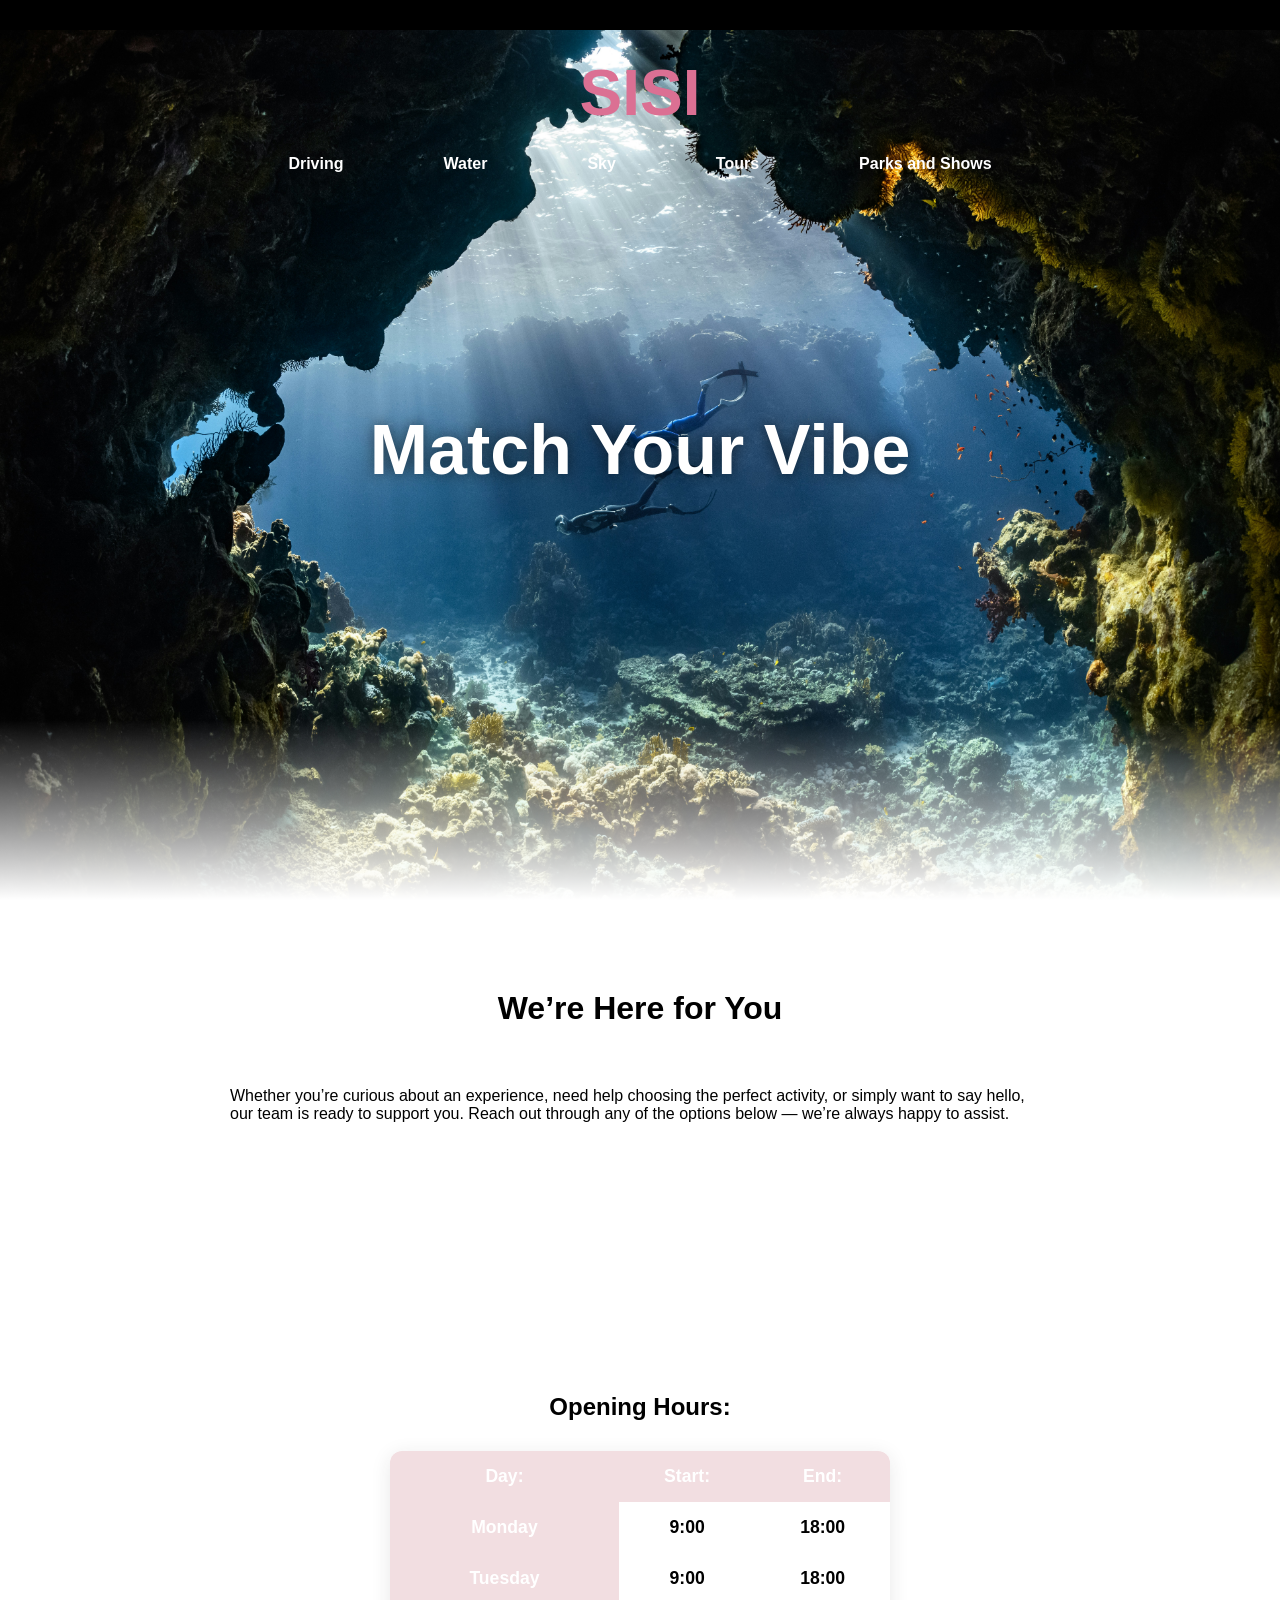
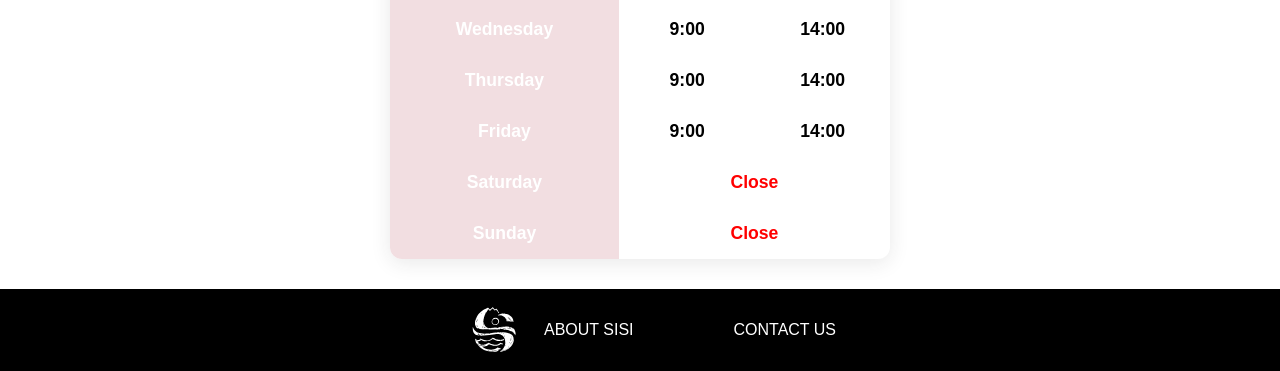
<file: contact.html>
<!DOCTYPE html>
<html lang="en">

   <head>
   	
   <meta charset="UTF-8">
   <meta name= "viewport" content="width=device-width, initial-scale=1.0">
   <title> SISI- Day trips, adventure, fun, activities in Tenerife</title>
   <link rel="stylesheet" href="CSS/style.css">

   </head>
   
   <body> 
      
      <header>  <!--row 3 rows-->

         <nav> 

            <div class="navigation_row_1"> <!--row 1 BLACK ROW-->
            </div>
            
            <div class="navigation_row_2">
               <a href="index.html">SISI</a>
            </div>

            <div class= "navigation row 3">
               <ul class= "navigation_row_3_horizontal">  <!-- Driving, Water, Sky, Tours, Parks and Shows-->

                     <!--list Driving-->

                  <li class= "navigation_row_3_dropdown">
                        <span>Driving</span>
                     <div class="dropdown">
                        <a href="HTML/Driving/Quads.html">Quads</a>
                        <a href="HTML/Driving//Buggies.html">Buggies</a>
                        <a href="HTML/Driving/Mustang.html">Mustang</a>
                        <a href="HTML/Driving/Karting.html">Karting</a>
                     </div>
                  </li>

                     <!--list Water-->

                  <li class="navigation_row_3_dropdown">
                        <span>Water</span>
                     <div class="dropdown">
                        <a href="HTML/Water/Jet_Ski.html">Jet Ski</a>
                        <a href="HTML/Water/Sailboat.html">Sailboat</a>
                        <a href="HTML/Water/Catamaran.html">Catamaran</a>
                        <a href="HTML/Water/Yacht.html">Yacht</a>
                        <a href="HTML/Water/No_License_Boat.html">No License Boat</a>
                        <a href="HTML/Water/Fiat_500_Boat.html">Fiat 500 Boat</a>
                        <a href="HTML/Water/Suba_Diving.html">Scuba Diving</a>
                        <a href="HTML/Water/Snorkelling.html">Snorkelling</a>
                        <a href="HTML/Water/Kayaking.html">Kayaking</a>
                        <a href="HTML/Water/Fishinh.html">Fishing</a>
                     </div>
                  </li>

                     <!--list Sky-->

                  <li class="navigation_row_3_dropdown">
                        <span>Sky</span>
                     <div class="dropdown">
                        <a href="HTML/Sky/Helicopter.html">Helicopter</a>
                        <a href="HTML/Sky/Paragliding.html">Paragliding</a>
                        <a href="HTML/Sky/Parasailing.html">Parasailing</a>
                     </div>
                  </li>

                     <!--list Tours-->

                  <li class="navigation_row_3_dropdown">
                        <span>Tours</span>
                     <div class="dropdown">
                        <a href="HTML/Tours/Island_Tours.html">Island Tours</a>
                        <a href="HTML/Tours/La_Gomera.html">La Gomera</a>
                        <a href="HTML/Tours/Stargazing.html">Stargazing</a>
                     </div>
                  </li>

                     <!--list Parks and Shows-->

                  <li class="navigation_row_3_dropdown">
                        <span>Parks and Shows</span>
                     <div class="dropdown">
                        <a href="HTML/Parks_and_Shows/Loro_Parque.html">Loro Parque</a>
                        <a href="HTML/Parks_and_Shows/Siam_Park.html">Siam Park</a>
                        <a href="HTML/Parks_and_Shows/Jungle_Park.html">Jungle Park</a>
                        <a href="HTML/Parks_and_Shows/Aqualand.html">Aqualand</a>
                        <a href="HTML/Parks_and_Shows/Medieval_Castle.html">Medieval Castle</a>
                        <a href="HTML/Parks_and_Shows/History_Show.html">History Show</a>
                        <a href="HTML/Parks_and_Shows/Kort_Show.html">Kort Show</a>
                        <a href="HTML/Parks_and_Shows/Flamenco_Show.html">Flamenco Show</a>
                     </div>
                  </li>
               </ul>
            </div>
         </nav>
      </header>

      <main>

            <div class="article_1"> <!--hero image -->
            <img src="Images/main_page/tenerife.jpg" alt="Tenerife"> 
            <h1>Match Your Vibe</h1>
            </div> <!--closing article_1-->

         <div class="content_contact_us">

            <div class="empty_row"> <!--color white--> 
            </div>

            <h1> We’re Here for You  </h1>
                  <p> Whether you’re curious about an experience, need help choosing the perfect activity, or simply want to say hello, our team is ready to support you.
                      Reach out through any of the options below — we’re always happy to assist.</p>

          <iframe src="https://www.google.com/maps/embed?pb=!1m18!1m12!1m3!1d449686.4996321364!2d-16.852302840216456!3d28.292998926197615!2m3!1f0!2f0!3f0!3m2!1i1024!2i768!4f13.1!3m3!1m2!1s0xc4029effe8682ed%3A0xb01a4bf1c84baf3c!2sTenerife!5e0!3m2!1sen!2sus!4v1771367107765!5m2!1sen!2sus" 
          width="600" 
          height="450" 
          style="border:0;" 
          allowfullscreen="" 
          loading="lazy" 
          referrerpolicy="no-referrer-when-downgrade">
         </iframe>

         <h2>Opening Hours: </h2>



		      <table>
			      <tr>
				      <th>Day:</th>
				      <th>Start:</th>
				      <th>End:</th>
			      </tr>
			      <tr>
				      <th>Monday</th>
				      <td>9:00</td>
				      <td>18:00</td>
			      </tr>
			      <tr>
				      <th>Tuesday</th>
				      <td>9:00</td>
				      <td>18:00</td>	
			      </tr>
			      <tr>
				      <th>Wednesday</th>
				      <td>9:00</td>
				      <td>14:00</td>
			      </tr>
			      <tr>
				      <th>Thursday</th>
				      <td>9:00</td>
				      <td>14:00</td>
			      </tr>
			      <tr>
				      <th>Friday</th>
				      <td>9:00</td>
				      <td>14:00</td>
			      </tr>
			      <tr>
				     <th>Saturday</th>
				     <td colspan="2" >Close</td>
			      </tr>
			      <tr>
				   <th>Sunday</th>
				   <td colspan="2" >Close</td>			
			      </tr>
		      </table>
         </div>
	   </main>
      
   <footer>
         <div class="footer_container">

         <div class="footer_right">
            <ul>
               <li><a href="About_Us.html">ABOUT SISI</a></li>
               <li><a href="contact.html">CONTACT US</a></li>
            </ul>
         </div>
            
         <div class="footer_logo_left">  
       
         <svg id="Layer_1" xmlns="http://www.w3.org/2000/svg" version="1.1" viewBox="0 0 642 370">
         <!-- Generator: Adobe Illustrator 29.8.3, SVG Export Plug-In . SVG Version: 2.1.1 Build 3)  -->
         <defs>
         <style>
         .st0 {
          fill: #fff;
         }

         .st1 {
         display: none;
         }
         </style>
         </defs>
  <path class="st0" d="M313.89,53.13c.5.2,4.65,6.06,5.61,7.11s2.76,2.19,4,3.5c.98,1.03,1.38,3.01,3.32,3.7l9.03-4.87c.8-.32,1.26.02,1.92.4,1.18.69,5.2,7.45,6.29,9.21.34.54,1.09.69,1.27.98,1.4,2.29,2.48,6.6,4.16,8.6.98,1.17,2.84,1.39,3.28,2.23.64,1.21-.18,2.17-.12,3.21.04.77,1.18,1.59.3,2.75-.8.05-2.2.3-2.84-.06-1.13-.64-4.41-7.55-5.91-8.87-.64-.73.4-2.42.31-2.51-.07-.07-1.28-.05-1.86-.39-2.31-1.34-2.59-3.32-3.94-5.06-.89-1.14-2.96-1.4-2.71-3.54-.58-.54-4.02,1.5-4.88,1.85-.73.3-1.74.01-2.6.4-.93.42-1.4,2.37-3.04,1.55l-13.25-12.35c-1.84-.28-2.91,2.55-3.87,3.38-.54.47-1.44.57-2.1,1.15-3.46,3-6.78,6.31-10.02,9.54l-4.72-1.78-5.49-6.01h-1.53c-2.34,3.14-5.22,5.81-7.47,9.03-1.57,2.24-5.37,10.16-7.05,10.97-1.59.77-2.23-.23-4.14,2.4-.54.75-3.79,5.72-1.34,5.36l3.05-6.46.7-.04.74.74-7.11,12.9c-.96,6.08-3.98,10.45-5.24,16.26-1.96,9.08-2.93,19.88-1.59,28.79.27,1.8,2.18,7.97,1.88,8.97-.19.63-.78.97-1.44.83-.44-2.73-1.26-5.43-1.61-8.19-.25-1.99-.24-9.67-.65-10.31-.31-.49-.69-.59-1.25-.49-.22.25-.24,5.66-.5,6.67-.1.41-1.74.26-.98,1.31.05.06.83-.15.97.36,1.45,5.16.6,11.96,4,16.91.14.2.9,1.14,1,.5l-1-6.24,1.46.03c.44,1.1.43,2.35.79,3.47,3.21,10.02,6.75,14.7,16.1,19.9,4.7,2.61,7.36,4.05,12.91,4.63,16.64,1.74,34.56-.52,51.53-3.49l.46.97c14.06-2.95,30.44-5.34,44.94-5.07,1.71.03,2.74.34,3.55.37.24,0,2.66-.81,4.49-.94,9.08-.63,20.4-.03,29.38,1.74s17.14,3.91,24.85,9.65c2.09,1.56,4.88,4.67,6.14,6.85,3.29,5.68,7.94,21.14,7.89,27.62-.01,1.3-.82,2.52-.88,3.62-.09,1.63,1.09,4.13-.37,5.62-1.99-.91-1.35-2.86-1.88-3.86-.66-1.24-2.59-2.12-3.38-2.85-.94-.87-1.18-2.67-1.61-3.14-.4-.43-3.1-2.26-3.71-2.79-.77-.68-2.76-3.26-2.96-3.4-.43-.3-1.41.07-1.6-.09-2.2-1.74-1.15-.52-2.58-1.09-.82-.33-2.68-3.07-4.01-3.52,1.34-.62,2.54,1.28,3.64,1.86.68.35,1.61.32,2.31.69,1.6.84,2.51,2.58,4.55,2.2-.27-.92-1.43-1.05-2.02-1.73-.91-1.06-2.69-3.72-3.99-4.51-.94-.57-2.23,0-3.19-.32-.19-.06-1.96-1.12-3.33-1.65-.8-.31-1.29-1.08-1.74-1.27-1.53-.66.49,2.22-.98,1.49-1.04-.51.11-1.91-1.02-2.5l-2.27.82c-3.32-3.02-7.83-3.71-11.99-5.07l.02-1.74c-1.77-.74-2.34,1.83-4,.99-.07-.03.69-1.1-.25-1.48-2.33,2.07-2.1.15-2.61,0-1.13-.32-2.57.5-2.66-1.52l-1.29,1.54c-.84.11-4.42-1.94-5.43-1.99-2.31-.11-1.06.96-3.67-.51-.86-.48-2.37.36-2.11-2.05-1.57-.06-2.24,1.83-3.22,2.02-1.51.29-3.38-.3-4.94-.2l-3.83-1.31c1.96-1.66,3.81.87,4.99-1-2.15-1.46-6.61-.03-8.18-.55-.75-.25-.69-1.48-1.09-1.49-.95,0-1.77,1.24-2.47,1.32-.79.09-2.41-.72-3.54-.8-3.59-.26-11.06-.4-14.09.37-.72.18-1.4.22-2.13.15l1.5,2c-2.05-1.18-4.12,1.05-5.99-.25l1.74-2.26c-1.47.66-6.84,3.05-8.16,2.35-.2-.11.13-.93-.34-.85l-.57,1.02c-3.47-.28-7.94.6-10.94-1.01-1.32,2.3-5.55.32-7.5.17-.57-.04-1.23.91-2,1.06-2.26.44-3.73-.96-5.73-.23l-.26-1.51-1.5,1.99-2.49-1.51.23.77c-.98,1.36-3.96-.22-5.49.75l.5-1.49h-1.75l.25,1.49c-9.21.08-18.42.23-27.53.17-12.26-.08-24.79-.42-37.21-1.17-10.72-.65-18.92-3.35-28.63-7.37-.73-.3-1.82.08-2.62-.38-.6-.34-1.23-2.23-2.04-2.96-.64-.59-1.64-.74-2.47-1.53-1.54-1.47-2.21-3.87-3.49-5.5l1.49-.25v-1.5l-2.5.5c-.63-1.55-.1-1.62.88-2.74,0-1.59-2.12-1.53-2.38-2.13-1.04-2.37-1.18-3.51-1.08-5.9,0-.25-.8-.17-.89-.59-1.61-7.57.36-26.98,3.28-34.09.5-1.22,1.81-1.71,1.99-2.52.16-.74-.25-1.71-.03-2.05.16-.25.85-.3,1.09-.64.31-.43.05-1.23.15-1.34.13-.16,1.55.81,1.99-.26l-1.49-.25.57-1.93,1.93-.07-.95-1.65c.77-2.27,1.91-4.42,3.03-6.52,3.93-7.36,10-14.61,15.35-21.15,2.68-3.28,5.61-6.69,8.75-9.5,13.15-11.77,29.54-18.78,45.2-26.55,1.09-.43,4.63.71,5.42,1.35.18.15,2.08,2.7,2.91,3.59.96,1.02,4.67,5.81,5.3,6.2.52.32,1.09.34,1.68.28l13.15-11.97c1.62-1.39,2.47,1.02,4.17.93-2.06-1.52-1.88-4.5.89-3.36l.03-.02h0ZM284,65c-1.24-.16-1.25-.06-1.87.87-.38.57-2.83,3.89-2.62,4.13.66-.74,5.5-3.99,4.49-5ZM242.48,95.47c-.11-3.6-1.69-1.16-3.48-.97l1.24,1.85,2.23-.88h0ZM207.5,126c-1.12-.03-1.1-.36-1.63.62s-1.85,4.59-2.22,5.77c-.48,1.51.29,4.51-1.64,4.61l1.02.77-.52,3.22s4.99-14.99,4.99-14.99ZM216.5,129l-3.22,3.02c.31,3.82-2.87,6.21-4.18,8.55-.11.19.82,3.49-.61,4.19l.99.97c-1.24,1.19-1.69,2.11-.98,3.76.98.41,1.76-1.92,1.88-2.39.62-2.33,1.87-4.33,2.51-6.46.49-1.64-.66-3.8,2.1-4.16l-.06-.95c-1.58.47-.22-3.19.19-4.16s1.5-1.26,1.37-2.38h0ZM254,130c-1.91-.11-1.36,1.88-1.65,3.11-.36,1.49-1.39,2.57.4,4.37l1.25-7.49h0ZM255.18,167.84c-.47-.71-2.57-5.82-3.18-5.34-1.02,1.94.43,3.48,1.5,5.14.5.76,1.33-.24.49,2.35l1.97-1.02c.5-1.21-.61-.87-.78-1.13h0ZM210.58,172.93c.18.2,1.59.19,1.94.81l.96-.52c.32-.63-.76-4.11-1.23-4.22-2.17-.52-2.12,3.42-1.67,3.92h0ZM217.49,176.02c-.2-.31-3.25-1.04-3.45.29-.45,1.04.88,2.85,1.72,3.18,1.16.46.52-1.18.9-1.87.05-.09,1.58-.42.83-1.6h0ZM245.9,175.62c-2.63-1.7-.52,1.58-.49,1.74.16.71-.44,1.46-.31,2.27.25,1.49,2.01,1.5,1.9,2.86l-1.99.76c1.01,1.2,3.62,2.15,3.99,0l-2.46-3.53,1.46-.74v-.73c-.85-.31-1.83-2.47-2.1-2.64h0ZM213.5,180.5c-.24-2.15-2.32-4.09-4.5-3.99.68.49,3.85,4.64,4.5,3.99ZM253.5,180.01c.95,2.02,3.4.28,4.33.15,1.05-.15,2.23,1.06,3.16-.41-.78-1.36-1.78-.23-2.66-.4-.49-.09-.97-.85-1.59-.87-.9-.03-1.84,1.9-3.24,1.52h0ZM413.5,180.5c-.51-1.4-8.15-1.76-8.5-1.49-.33,1.93,1.11.3,2.15.57.69.18,1.04,1.33,2.1,1.44s2.88-.93,4.24-.51h.01ZM376.5,180l-18.25,1-1.25,1.5,18.24-.99,1.25-1.5h.01ZM424.5,182.01c-2.6-.06-4.08-2.26-7-1.5-.21,1.77,3.91,1.89,5.26,1.99.55.04,1.86.37,1.74-.49ZM267.5,183.51c-2.37-.45-3.91-2.9-6.5-2.5v1.5l1.49-.51c-.91,3.63,6.34,3.28,5,1.51h.01ZM258.46,181.53l-1.46-.03c1.21,1.53-.69,3.17-.29,3.99.72,1.48,4.25.42,5.79.5.26-1.13-.16-.81-.62-1.15-1.44-1.04-3.52-.9-3.41-3.32h-.01ZM350.5,182.5c-5.22-.22-10.24,1.07-15.3,1.95-1.47.26-5.3-.64-5.2,1.55l20.18-.55.82-.7-1.03-.52.53-1.72h0ZM277.87,184.61c-.45-.2-1.15.37-1.89.19-1.18-.3-1.84-2.2-3.48-1.79-.28,1.34.36.86.99,1.24,1.85,1.13,4.44,2.48,6.51,2.76.25-.53-1.98-2.32-2.12-2.39h0ZM422.5,185c-.65.56,3.56,3.34,3.81,3.39.56.11,2.68-.71,2.67-1.14l-2.29-1.22.29-1.53-4.49.5h0ZM396,187.49c-.13-2.51-3.36.02-5.18-1.95l-1.63,1.43c-1.01-.95-4.11-1.7-5.34-1.4-.7.17-1,1.32-2.05,1.39-1.37.09-3.68-1.26-5.29-.96-.25,1.46.35.81,1.16,1.06,1.39.43,2.89.74,4.33.94l-1,1.49c2.74.47,1.62-.62,2.24-1.48.97-1.32,4.54-.13,6.01-.03.61.04,1.29-.4,1.93-.35,1.49.1,2.39,1.52,4.81-.15h.01ZM295.5,187.51c-1.91-1.06-3.47.05-5.22,0-1.94-.04-4.58-1.35-6.77-1.02-.42,1.74,2.46.84,3.73,1.03.58.09,1.04.64,1.52.7.97.13,5.19.37,5.99.28.7-.08,1.43-.3.75-1h0ZM227,190.5c.22-1.2-.58-1.1-1.28-1.46-1.06-.56-6.48-2.45-7.21-1.53-.22,1.16.53,1.12,1.27,1.47,2,.96,4.99,1.43,7.22,1.52ZM303.5,187.5c-2.01.26-3.49.6-5.49,0v1.5c.15.16,3.73-.18,4.38-.35.9-.24,1.34.17,1.12-1.14h-.01ZM366.5,190c-1.54,0-3.37.52-3.51-1.51l-1.99,1.01c-.96,1.14,3.08,2.38,4.48,1.75.34-.15.94-.83,1.02-1.25ZM388.5,190l-3-.99,1.28,2.53,5.21-.04c-.25-2.73-3.61.16-4.99-1l1.5-.5ZM412.93,189.58c-2.09,1.5-3.79-.51-6.43.42.21.83,2.1,1.3,2.81,1.45,5.4,1.08,12.14-.42,16.02,1.55l4.66-.25c-1.55-2.79-3.58-1.39-5.16-1.73-.39-.08-.3-1-.62-1.02-1.88-.1-4.33.89-5.44.97-1.74.12-4.05-2.76-4.51-.45h-1.01l-.32-.93h0ZM439.92,190.08l-2.63-.52-.78,1.94h2.49l-.5,2c2.25-1.5,4.46,3.1,4.74,3,2.21-.81-2.04-4.4-3.19-4.06l-.15-2.35h.02ZM289,194.5l-.8-1.43c-2.3,1.3-4.12.09-6.09.06-3.63-.05-7.32-.09-10.9-.14-1.77-.02-16.21-.37-16.22.76.29.44,1.32.7,1.82.73,6.27.37,14.33-.53,20.44.02,3.38.3,2.51.18,5.47-.03,2.06-.14,4.21.16,6.27.03h0ZM432.94,193.57c-1.4-.36-2.89,0-3.44,1.43,3.48-1.88,3.35,3.08,6.5,3-1.33-2.17.75-.77.5-2.49l-3.04-.23-.52-1.71h0Z"/>
  <path class="st0" d="M207.33,209.67c4.27,3.69,4.18,4.26,10.06,6.19,12.83,4.21,32.39,6.72,45.84,6.58,5.58-.06,13.69-1.83,18.96-1.31.73.07,1.25.8,1.57.87.26.06.14-.78.61-.97,3.4-1.37,11.44-.68,15.37-1.04,11.21-1.03,22.35-3.21,33.56-4.44,1.09-.12,2.86.45,4.19-.05v1.13l1,.36.07-1.41c.7-.66,8.73-1.51,10.21-1.62,23.82-1.7,60.74-.49,81.2,12.79,3.72,2.42,10.54,7.76,12.5,11.63,3.45,6.81,6.67,16.75,6.02,24.34-.47,5.45-2.01,11.53-3.54,16.87-5.51,19.21-19.13,30.1-33.77,43.31l-20.55,9.5c-.61.19-.96.03-1.39-.42-1.12-1.17.33-2.75-.97-2.49-.52.1-4.17,1.59-3.27,2.48,1.57-1.38,3.71-1.69,3.49,1-3.7-.22-7.44,2.2-10.98,3.27s-7.18,1.74-10.73,2.22c-2.43.33-4.91,1.43-7.28.5-.44-1.57,1.79-3.27,3.13-2.91.67.18.95,1.19,1.87.92-3.28-3.48,4.18-5.54,6.03-7.35.38-.37.51-1.33.97-1.76,4.06-3.82,9.05-8.43,10.59-13.83l1.41-.06c-1.3-2.39.77-2.17,1.8-3.68,3.18-4.64,5.45-10.63,6.64-16.12.4-1.83,2.29-13.9,2.09-14.86-.11-.52-1.3-.31-1.55-1.58-.35-1.81.61-3.96.52-5.99-.4-9.38-4.89-25.14-11.99-31.53-16.6-14.94-31.91-16.86-53.4-14.38-24.14,2.8-48.09,6.94-72.36,9.18-11.66,1.07-19.03,1.29-30.86-.18-5.46-.68-11.06-1.88-16.43-3.07-.51-.11-5.48-3.9-6.5-4.5-.84-.49-4.2-1.69-4.4-1.84-.21-.17-.17-1.51-.54-2.1-.41-.67-1.76-.88-2.36-1.52-2.02-2.15-6.12-10.72-6.72-13.55-.67-3.21-1.61-6.31-2.32-9.68-.46-2.2.02-5.08-.34-7.13-.15-.85-1.1-1.8-1.12-2.23-.03-.7,1.09-1.41,1.21-2.07.13-.73-.9-2.47-.9-3.9,0-.69-.29-1.54.76-1.25,2.66.72,4.93,8.78,6.25,11.26,4.32,8.13,9.76,10.73,16.34,16.41h.01ZM356.59,216.87c-.16-.14-.11-.61-.1-.87h-.49c.39,2.14-2.81-.18-2.5,1.99,2.56-.38,5,.93,7.5-.75-.93-.73-3.74.21-4.41-.37h0ZM369.96,217.05c-.77,0-2.23-.55-1.95.69l2.25,2.26c.6-1.23,1.29-1.89,2.74-2.01-.43-1.67-2.89.64-2.99.51l-.05-1.45ZM384.5,222.51l-4.75-1.88-1.24,1.13c1.75,2.06,3.58,1.21,5.75,1.74l.24-.98h0ZM222,221.5h-3.24c-1.09.72,1.74,2.23,2.53,2.5.95.34,1.76.27,2.71,0,.48-2.01-1.89-.35-1.99-.49v-2h0ZM296,222.5c-1.01.45-2.34-.82-2.75-.81-.34,0-.89.72-1.51.79-1.91.2-3.92-.08-5.73.77,1.18,1.88,2.46.7,4.23.72,2.33.02,4.33.99,5.77-1.46h0ZM256.5,224.01c-2.08-1.01-4.7.31-6.25-1.5-2.14,4.01-5.06.85-8.24.49.07,3.07,2.1,1.68,4.23,2.02.78.12,1.4.98,2.03.99.9,0,1.31-1.17,2.09-1.41,1.16-.36,3.08-.06,4.41-.1.6-.02,1.86.37,1.74-.49h0ZM365.5,226.51l-7.5-2.5c-.25,1.78,1.64,1.18,2.37,1.64.33.21.31,1.07.85,1.18.31.06.92-.32,1.41-.21,1.1.25,2.15,1.76,2.87-.11h0ZM247.5,226.5c-1.15-.06-1.45,1.07-2.75,1.05-1.09,0-1.67-.91-2.54-1.05-.99-.17-1.95.38-2.77.24-1.12-.2-2.1-1.85-3.66-.74-1.36.97.52.89,1.03,1.18.21.12.19.81.48.81.49,0,1.12-.59,1.85-.43.83.18,1.5,1.88,3.01,1.8,1.01-.05,2.49-1.25,3.08-1.19,1,.1,2.31,2.34,2.25-1.68h.02ZM225.01,229l-.79-1.95c-2.21,1.27-3.06-.46-4.47-.81-.77-.19-3.3.06-4.25.26l2.76,2.51,1.74.49-1,2.49c2.38-.35,4.34,1.18,6.29,1.46,2.14.31,7.15.67,8.7-.71l-1.99-.5.99-1.25c-.63-.56-3.11,3.16-4.49.75l.99-1.75-1.5-.5,2-1c-1.56,1.25-2.7-.57-3.74-.53-.34,0-.03,1.66-1.25,1.03h.01ZM263.5,228.01c-2.89-1.21-5.72-.04-8.5.74,1.67,2.43,3.36.14,4.51.44.65.17,2.33,2,2.49,1.82l-.99-1.99,2.5-1h-.01ZM237.5,233.5h8.25c.09,0,.79-.67.75-.99-1.44-.32-2.87.46-4.2.45-1.07,0-5.09-1.62-4.8.55h0ZM376.96,232.56c-.69,0-2.73-.65-2.46.68l2.71,2.11,1.79-.36c.48-1.77-1.51-.59-1.97-1.05l-.06-1.39h-.01ZM389,236l-2.03.29-1.23-2.29c-2.88,1.09-.18,1.64.1,2.1.12.19-.15.83.3,1.45,1.17,1.65,2.84,2.05,3.34,4.25l3.01-.3-.75-1.49c-1.19,1.93-2.9-.42-2.26-1.99l-1.49-.02c-.44-1.81.59-1.03,1-1.99h.01ZM433.87,241.63c-.19-.12-2.78-1.09-2.36.11.24.66,1.95,3.6,2.47,4.53.38.68.42,1.45,1.52,1.23.36-.94-.79-1.74-.8-2.26,0-.34.7-.7.59-1.26-.04-.17-1.31-2.27-1.42-2.34h0ZM428.51,263.5c2.78-.28,1.9-2.59,2.23-4,.16-.7.94-1.39,1.05-1.98s-.6-.95-.58-1.26c.02-.43.8-.85.73-1.42-.1-.82-2.64-3.09-1.93-4.84-.87-.12-.47,1.14-.5,1.74-.08,2.08.76,3.63-1.5,4.51,1.96.76,1.25,2.71-.44,3.53l.95,3.72h-.01ZM444.51,250c-.56,1.92.84,3.71.98,5.31.09,1.03-1.23,7.15.75,6.69,1.87-.43.48-2.83.39-3.89-.21-2.57.15-6.29-2.13-8.11h0ZM430,264l-2.45.05c-.66.55.17,4.32-1.55,3.95l1.25,1.49c.66-2.04,2.48-3.22,2.75-5.49ZM439.49,265.5l-1.5,1.34c.32,3.84-2.23,8.4-3.89,11.51-1.46,2.73-3.26,4.49-2.6,8.15,1.28-.32.51-1.47.96-2.26,2.05-3.59,4.39-6.51,5.71-10.74.32-1.01-.94-1.77.84-2.28-1.38-2.22.58-1.58.81-2.44.05-.18-.22-3.16-.34-3.28h.01ZM420,282.5c3.05-1.83,4.61-4.41,4.99-8l-2.04,2.96-1.72.04c.58,1.83-1.05,1.76-1.21,2.33-.09.33.34,2-.02,2.67ZM430.5,284.5h-3.49c-.27.71-.1,2.14-.52,2.69-.87,1.16-2.28.23-1.98,1.8,2.4.37,2.47-2.27,3.76-3.5l1.73,1,.5-2h0ZM431.5,291.5c-.32-.39-2.99,2.2-3.23,2.49-.58.69-1,.89-.76,2l1.56-1.46,1.93.46.5-3.5h0ZM426.5,293.01c-2.84-.42-3.65,1.55-4,3.99.69.77,4.34-3.73,4-3.99ZM394.97,298.97c.34-.55-.48-1.64-1.2-1.46-1.43.34-2.6,2.48-2.26,3.99,2.05.17,1.84-1.19,2.48-2.15.29-.43.96-.33.98-.38ZM417.5,302.5c-.63-.64-4.67,3.36-5.25,3.49-.19.04-1.49-3.47-2.74-.25l2.53,1.54c1.94-1.71,5.28-1.65,5.47-4.79h-.01ZM420.5,308.51c-1.28-.57-2.61.72-3.26.78-.88.08-1.97-1.27-2.75-.53l.64,2.11c1.08,1.34,4.31-1.51,5.37-2.37h0ZM414,317.5c-1.23-.39-1.2.32-1.56.57-2.05,1.4-3.89,3.35-5.99,4.63-2.22,1.35-5.9,2.27-7.89,3.61-.6.41-1.32.98-1.56,1.69,3.98-1.44,8.61-3.33,12.16-5.58.85-.54,5.96-3.8,4.84-4.91h0ZM394.5,321.99l-.49-1.25c-.65-.73-4.3,1.56-3.5,2.25l3.99-1.01h0ZM379.5,329.01c-.16,3.25,6.21-.22,5.96-1.69l-2.15-1.29c-1.07,1.25-2.02,2.69-3.81,2.98ZM375,329c-5.05,2.18,1.25,3.95,3.5,1.25l-2.75.74-.75-1.99Z"/>
  <path class="st0" d="M326.51,255.5l1.74-.99.76,1.98,2.48-.49-1.76,1.99.52.99,1.65-.08,1.73-1.82c1.16,0,2.63,1.57,3.02,1.75,4.48,2.04,9.56,2.59,14.48,3.36,6.26.97,11.56,1.37,17.97.18,5.13-.95,10.23-2.51,14.62-5.37,1.14.57.26,1.51.41,1.89.03.08.72.1.94.78.25.79.7,2.55.31,3.22l-6.78,3.47c-4.18,1.16-7.71,2.64-11.88,3.09-1.24.13-2.49.01-3.73.03-.58-1.65,2.23-1.21,2.5-1.5-.18-2.64-3.3-1.13-5-.99l.24.99,1.75.25c-1.78,2.53-3.61,1.44-5.83,1.44-7.81.02-15.12-1.06-22.32-3.78-4.65-1.76-9.22-3.64-13.85-5.65-2.59-1.12-4.83-3.05-7.76-3.75l-9.37,6.64c-6.99,2.88-12.45,5.99-19.78,7.24-12.22,2.08-28.16.45-39.58-4.64-.71-.31-3.39-1.48-3.71-1.7-.77-.53.35-1.7-1.05-1.56-2.2.23-3.93,3.15-5.13,4.02-3.57,2.59-7.24,4.07-11.4,5.46l-6.21,1.28c.27.81,2.23,1.59,2.38,1.86.35.63-.12,1.8.33,2.43.35.48,1.44.3,1.68.56.21.23.2,1.73.66,2.59,1.43,2.7,4.7,4.1,5.68,5.3.15.19-.21.81-.12.92,3.89,4.61,17.89,6.25,23.62,6.07,11.65-.36,20.35-3.33,30.6-8.39,1.57-.78,4.77-3.65,5.9-3.65,1.42-.18,1.83,1.24,2.79,1.77,8.5,4.68,17.59,8.34,27.21,9.39,3.51.38,6.69,1.47,9.54,1.86,2.19.3,16.42-1.45,18.84-2.08,1.06-.28,12.19-6.37,13.64-7.36,1.35-.92.9-2.71,2.47-3.03,3.08-.64,2.59.92,3.34,1.45.3.21,1.09-.42,1.56-.28,1.25.36,2.8,1.36,4.14,1.8s7.65,1.77,7.66,2.79l-2.46,4.25c-3.64-1.63-7.67-2.38-11.64-2.92-3.72,3.02-9.4,5.71-13.92,7.61-11.38,4.76-23.22,4.81-35.35,3.48-2.42-.26-2.5-1.52-2.66-1.58-.65-.24-2.29,1.6-3.18-1.08l-1,1.02c-1.11-.47-1.46-1.09-2.74-.52l.5-1.99c-1.09.35-3.87-1.59-3.5.49l1.5,1-3.74-.99c.7-1.93-3.54-1.51-4.87-2.11-1.88-.85-4.08-3.4-6.55-3.81-1.26.17-6.46,6.33-7.9,7.59-.62.55-4.4,3.53-4.78,3.7-1.69.75-3.37,0-4.77.21-4.15.64-8.36,2.51-13.14,2.9s-9.16-.43-13.74.01l12.87,9.88c24.64,12.43,57.87,16.88,81.98.96,1.36-.9,2.93-3.7,4.41-4.37,1.55-.16,8.96,3.69,11.19,4.22,3.44.82,7.92-.77,10.04,2.06-2.67,1.16-1.36,3.53-3.06,5.68l-5.41-.7-9.17,9.61c-4.97,3.77-10.91,5.22-17.14,6.12-1.89.27-3.93-.21-5.85.16-4.22.8-3,.88-7.8.68-21.89-.88-38.94-3.06-59.33-11.28-9.68-3.9-16.59-9.73-25.07-15.43-.79-.53-1.72-.94-2.66-1.1l.25-1,2.5,1.5c2.3-.31-1.39-2.44-1.96-3.05-5.15-5.45-11.09-12.02-15.29-18.21-.58-.85-3.02-6.74-4.01-5.73-.29,1.55,2.61,2.64.75,3.99-.96-2.7-6.16-6.7-6.51-9.22-1.02-7.39-4.83-13.66-5.42-21.44-.08-1.02-1.69-3.75,1.32-2.72,1.36.46,1.97,2.54,3.09,3.42s5.86,3.83,7.17,4.33c5.98,2.31,15.93.52,20.11-4.59,1.56-1.91,1.14-5.04,4.49-4.76.08.64-.32,1.62.29,2.07,1.58,1.14,6.81,2.1,9.07,3.28,5.56,2.9,5.34,3.59,12.27,4.78,17.2,2.94,23.76,4.39,40-4.13.86-.45,6.37-3.17,6.68-3.43.59-.48,2.21-3.07,3.61-4.02,2.12-1.45,2.9-.55,5.09-.03l-2.5-1.5c-.12-1.88,2.62-2.39,4.08-2.22,2.26.26,2.94,1.99,4.57,2.83,2.17,1.12,7.32,1.45,7.36,4.4l.03-.03h0ZM237.45,257.08c-.42-.4-3.45-.09-3.44.67l4.99,2.25c.31-1.22-.92-1.09-1.36-1.66-.25-.32-.04-1.12-.18-1.26h-.01ZM335.4,258.6l-2.4.65c1.27,1.38,3.07,2.42,4.99,2.25l-2.6-2.9h.01ZM210.5,265.5c.12-1.83-2.35-1.34-3.34-2.42-1.95-.3-.81,3.49-.65,4.42.87-.01.62-1.33,1.48-1.76.77-.38,1.69-.23,2.51-.24ZM216.5,269c-1.66-.76-3.1-.09-4.75.5-.73.26-1.27-.11-.74,1.24.63,1.63,1.81-.02,2.37-.14,1.11-.23,2.91,1.13,3.12-1.6h0ZM226,288.01c-.1-.1-.98-.1-1.26-.47-.59-.77-.71-1.65-1.26-2.26-.79-.88-4.16-3.05-5.47-2.77,2.1,1.72,4.91,5.61,7.28,6.47.9.32.95-.7.71-.96h0ZM222.38,288.59c-.12-.13-2.95-1.6-3.12-1.61l-1.26,1.03,2.3,3.52,3.19-.03c.2-1.02-.74-1.27-1.18-2.01-.14-.25.15-.8.06-.9h0ZM242,296c.62-3.36-3.27-3.01-5.5-2.49-.05,2.12,2.23,1.28,3.64,1.61.67.16.96,1.15,1.86.89h0ZM269.5,293.51l-2.99.75,1,.98-1,1.76,2.29-.99-.24-1.95.95-.55h-.01ZM258,294.5c-2.28.07-3.85-1.09-5,1.49,1.32-.15,5.09.68,5-1.49ZM233,303.5c-.79-2.57-3.24-3.8-3.99-6.79-1.17.75-3.83-.85-4-.71-1.17.98,1.9,1.42,1.97,1.53l-.25,1.49c2.47.58,3.55,3.63,6.27,4.48ZM237.47,296.55l-5.97-.31,2,1.5-1,1.25,2.24-.99c1.2.61,1.22,4.31,3.54,4.52,1.21.22,1.65-1.03,2.55-1.36,1.64-.62,5.73,1.63,5.68-.66h.49c-.2,1.81,1.11.64,2.27.59.52-.02,1.11.43,1.43.41.19-.02,2.43-2.37,1.8-3l-2.17.55-1.07-1.54c-1.01.78.14,1.64-1.38,1.89-2.89.48-7.05-1.82-10.1-1.37l-.3-1.48h0ZM263.5,297c-2.89-.21-5.8,1.84-8.24,0l-.77,2.5-.99-.99.5,2.5,1.98-.53-.48-2.47,1.01,1.49,6.7-.95.29-1.54h0ZM351.5,323c-1.13-.32-2.02.79-2.86.91-3.88.56-5.64,1.86-9.34,3.18-1.97.7-6.14.46-7.95,1.01-.72.22-1.18,1.28-1.66,1.36-.17.03-3.01-.63-3.17-.69-.46-.2-.86-1.13-1.25-1.14-.19,0-3.42,1.24-3.58,1.35-.68.44-.06,1.62-.95,1.98l-3.48-.46c-1.18,2.83,3.45,2.46,4.76.77s.26-2.41,3.48-2.27l.51,3c3.37-.96,8.06-5.48,10.49-1.5l-.99-2.5c1.73.47,4.44.85,5.25-1.01l.74.02.25.99c1.28-2.19,2.14-2.01,4.5-2.5,1.08,1.5-1.94,1.44-2.74,1.51.09,1.03,1.72.86,2.39.68,1.94-.53,1.76-1.81,2.92-2.63.87-.61,2.88-.38,2.69-2.05h-.01ZM279,327.99c2.13.17,4.54,3.36,6.49,1.26,0-.69-4.17-1.4-4.97-1.52-.53-.08-1.63-.67-1.51.27h0ZM290.5,330.49c-1.94-3.75-4.39-.5-6.49,1.25-.03.56,5.25,2.16,5.49.26l-2.99-.75,1.73-1.63,2.26.87h0ZM316,331c-2.1.91-7.69-2.21-8.49,1,2.23-.25,5.16.42,7.26.03.92-.17,1.47.42,1.24-1.03h-.01ZM306.92,333.62c-1.95-1.12-4.17.89-5.67-1.11l-.75,1.49c1.85-.11,1.69,1.99,4,.5l.27,1.54,5.73.46c.11-1.82-2.51-.49-2-2.99l-.5,1.5h-1l-.08-1.39ZM318.5,335c-1.1.51-2.1.03-3.12.13-.39.04-.82.66-1.21.71-1,.13-2.56-1.14-3.17.65h7.16l.34-1.49Z"/>
  <path class="st0" d="M387.5,93.5v1.51l1.48-.53-.48-.97c.43-.31,2.96.7,3.65,1,3.79,1.61,7.03,1.18,11.04,2.05,2.92.63,9.58,3.59,12.17,4.94,13.01,6.76,23.56,17.26,28.53,31.36,1.11,3.15.52,5.76,1.05,8.91.36,2.14,1.93,2.55.04,5.24-1.41.41-1.67-1.64-2.1-1.92-.26-.17-.94.27-1.42.13-6.24-1.79-10.53-.72-16.57-1.37-4-.43-7.54-1.27-11.63-1.35-3.68-.08-7.59.16-11.23.48l-2.18-9.58c-3.87-12.02-14.15-22.36-26.08-26.42-2.45-.83-14.72-3.19-17.03-2.99-1.76.15-4.4,2-6.01,1.81-.65-.08-2.46-1.73-3.75-1.53-.76-.63-.41-.48.03-.98,3.06-3.44,12.25-4.97,16.27-7.77,1.7-.3,1.04,1.17,1.45.99,1.3-2.22,3.17-1.14,4.96-1.54s3.88-1.37,5.59-1.41c3.87-.09,8.36,1.72,12.2-.05h.02ZM411.81,119.21c-.7-.4-1.5-.66-2.31-.7v1.5c2.1-.54,2.14,1.03,3.05,1.7,1.97,1.45,4.27,2.03,2.95,4.8l1.99-1c.04,3.25,2.68,2.16,4,.25l-1-.99,1.01-1.75c.82-.6,2.64,2.92,3.49.74.42-1.09-1.75-.89-2.29-1.74-.51-.79,1.14-2.22-.45-2-.85.61-.61,1.69-1.05,2.48-.22.39-1.08.38-1.22.87-.25.91.75,3.27-.73,3.14l-.26-2.49-1.99,1c.25-2,1.65-2.85.49-5l-2.49,1.5.49-2c-1.07-.25-1.38.72-1.51,1.49h-.98c.02-.54-.84-1.59-1.2-1.79h.01ZM426.99,130c-1.62.65-2.83,2.35-3.95.18,1.35-1.79.55-2.34-.29-4.18l-1.62,4.26c-.02,1.5,3.6,1.28,2.86,2.98-.81,1.87-5.94-.71-5.99,2.25.89.32,1.24-.83,1.73-.83.32,0,.86.72,1.51.76,2.24.15,5.26-1.42,6.05,2.1l3.2-.04-.56-2.43c-2.85-.03-3.36.51-4.42-2.32,1.37-.81,1.77-.95,1.47-2.74h.01ZM402.66,132.37c-.86-1.87.5-4.01-1.66-4.87-.08,1.01.4,7.67,2.49,6,.97-.77-.8-1.07-.83-1.13ZM438.5,138.01l-3.24-1.52c-1.38-.26-1.18,2.39-.43,2.55.94-.16,3.27.03,3.67-1.03h0ZM403,137c-.03,1.25.23,4.43,2.24,3.99,1.26-.27.24-1.14.08-1.56-.39-1.03-.94-2.57-2.32-2.43h0ZM416,140.5l-7-.5c-.78.6-.01.91.74,1,1.6.19,3.9.4,5.52.5,1,.06.78-.11.75-1h0Z"/>
  <path class="st0" d="M339.5,121.51l-.5,1.49h1.5l.24-.99c.72.37.92,1.41,1.42,1.83,1.63,1.36,4.72,2.77,6.16,4.34,3.86,4.21,7.33,13.78,5.13,19.42-.34.88-.53,1.66-.71,2.12-.75,1.88-1.36,4.91-3.74,4.78,1.15,1.15.81,2.1-.16,3.34-1.3,1.68-7.35,6.56-9.34,7.4-5.58,2.36-14.25,3.15-19.85.85-12.41-5.11-16.92-20.13-11.25-31.94,1.48-3.08,3.4-3.79,5.59-5.91.77-.75,1.47-2.5,2.16-3.09.24-.2,4.55-2.85,4.82-2.94,1.57-.51,2.53-.03,4.03.28l-.02-1.74c.75-.58,4.8-1.1,5.79-1.01,1.27.11,3.5,1.53,4.59,1.66,1.23.14,2.65-.81,4.14.1h0ZM337.9,128.86c-2.09.55-2.88-1.73-4.69-2.34-6.84-2.3-19.06,4.01-21.8,10.13-2.17,4.84-2.61,12.84.2,17.5.84,1.4,8.2,7.28,9.88,8.12,5.49,2.76,12.37,1.31,17.55-1.5s9.48-11.47,9.02-17.03c-.12-1.5-.43-2.51-.56-4.47-.07-1.01-1.34-4.57-2.24-5.27l-.25,1.5c-2.28-.8-1.67-2.9-2.36-4.38-.6-1.28-3.14-2.46-4.41-3.12l-.33.86h-.01Z"/>
  <path class="st1" d="M373.5,195c-.24,1.07-.9.79-1.6.86-2.68.28-9.12-.2-11.92-.58-.61-.08-1.26.29-1.48-.78l15,.5h0Z"/>
  <path class="st1" d="M382.5,195c.13.99.11.84-.63,1.14-1.4.57-6.36.04-7.86-.89,2.65-1.42,5.61.26,8.49-.24h0Z"/>
  <path class="st1" d="M227.1,307.86c.15.12,1.36-.36,2.16.63.53.66.41,1.18-.51,1.01-.58-.11-3.53-2.31-4.13-2.85-.5-.45-1.14-1.07-.61-1.66.83-.92,2.91,2.72,3.1,2.86h-.01Z"/>
  <path class="st1" d="M289,194.5c-2.06.14-4.22-.17-6.27-.03-2.97.21-2.1.33-5.47.03-6.11-.55-14.17.35-20.44-.02-.49-.03-1.53-.29-1.82-.73,0-1.12,14.44-.78,16.22-.76,3.58.05,7.27.09,10.9.14,1.97.03,3.78,1.24,6.09-.06l.8,1.43h0Z"/>
  <path class="st1" d="M350.5,182.5l-.53,1.72,1.03.52-.82.7-20.18.55c-.1-2.19,3.72-1.29,5.2-1.55,5.06-.88,10.08-2.17,15.3-1.95h0Z"/>
  <path class="st1" d="M412.93,189.58l.32.93h1.01c.47-2.3,2.77.58,4.51.45,1.12-.08,3.56-1.07,5.44-.97.33.02.23.94.62,1.02,1.58.34,3.61-1.06,5.16,1.73l-4.66.25c-3.87-1.97-10.62-.47-16.02-1.55-.71-.14-2.6-.61-2.81-1.45,2.64-.93,4.34,1.08,6.43-.42h0Z"/>
  <path class="st1" d="M396,187.49c-2.42,1.67-3.32.25-4.81.15-.64-.04-1.32.39-1.93.35-1.47-.1-5.04-1.3-6.01.03-.63.86.49,1.95-2.24,1.48l1-1.49c-1.44-.21-2.94-.52-4.33-.94-.81-.25-1.41.41-1.16-1.06,1.61-.3,3.92,1.05,5.29.96,1.05-.07,1.36-1.22,2.05-1.39,1.23-.3,4.34.45,5.34,1.4l1.63-1.43c1.82,1.97,5.05-.56,5.18,1.95h-.01Z"/>
  <polygon class="st1" points="376.5 180 375.25 181.51 357 182.5 358.25 181 376.5 180"/>
  <path class="st1" d="M207.5,126l-4.99,14.99.52-3.22-1.02-.77c1.93-.1,1.17-3.1,1.64-4.61.37-1.18,1.71-4.83,2.22-5.77s.51-.66,1.63-.62Z"/>
  <path class="st1" d="M229,177c-1.68.89-1.17,1.93-1.54,2.58-.28.49-.76.52-.9.82-1.58,3.32,2.27,1.97.89,4.55l-2.96-.19c-1.45-.93.51-2.37.51-2.51-.02-.4-2.26-.73-1.5-2.25,4.09,1.18,2.04-3.76,5.5-3h0Z"/>
  <path class="st1" d="M222.51,164.99l-.08-.86-1.93-.39c-.12-.91,1.34-2.55,1.33-3,0-.5-1.14-.84-.83-1.73,3.21-.02,4.74,4.77,1.5,5.99h0Z"/>
  <path class="st1" d="M258.46,181.53c-.1,2.42,1.98,2.28,3.41,3.32.47.34.88.02.62,1.15-1.53-.08-5.06.98-5.79-.5-.4-.82,1.5-2.46.29-3.99l1.46.03h.01Z"/>
  <path class="st1" d="M227,190.5c-2.23-.09-5.22-.56-7.22-1.52-.74-.35-1.49-.31-1.27-1.47.74-.92,6.15.97,7.21,1.53.7.37,1.51.26,1.28,1.46Z"/>
  <path class="st1" d="M439.92,190.08l.15,2.35c1.14-.33,5.4,3.25,3.19,4.06-.29.1-2.5-4.5-4.74-3l.5-1.99h-2.49l.78-1.95,2.63.52h-.02Z"/>
  <path class="st1" d="M219,124.49l-2.45-.04-.04-2.18,3.98-4.77c.32,2.9-2.58,4.04-1.5,6.99h0Z"/>
  <path class="st1" d="M267.5,183.51c1.34,1.77-5.91,2.12-5-1.51l-1.49.51v-1.5c2.59-.39,4.13,2.06,6.5,2.5h-.01Z"/>
  <path class="st1" d="M422.5,185l4.49-.5-.29,1.53,2.29,1.22c0,.43-2.11,1.26-2.67,1.14-.26-.05-4.47-2.83-3.81-3.39h0Z"/>
  <path class="st1" d="M238,119.5l-1,2.99,1-1.5c2.12-.49.52,3.32-.29,3.48l-2.35-.98-.39-1.27c.53-.49,2.02-3.72,3.03-2.73h0Z"/>
  <path class="st1" d="M295.5,187.51c.69.71-.05.92-.75,1-.8.09-5.02-.15-5.99-.28-.48-.06-.94-.61-1.52-.7-1.27-.2-4.15.7-3.73-1.03,2.19-.33,4.83.98,6.77,1.02,1.75.04,3.31-1.07,5.22,0h0Z"/>
  <path class="st1" d="M255.18,167.84c.17.26,1.28-.08.78,1.13l-1.97,1.02c.84-2.6,0-1.59-.49-2.35-1.07-1.66-2.53-3.21-1.5-5.14.61-.48,2.71,4.63,3.18,5.34h0Z"/>
  <path class="st1" d="M432.94,193.57l.52,1.71,3.04.23c.26,1.72-1.82.32-.5,2.49-3.15.08-3.02-4.88-6.5-3,.55-1.44,2.04-1.78,3.44-1.43h0Z"/>
  <path class="st1" d="M245.9,175.62c.26.17,1.25,2.33,2.09,2.64v.73l-1.46.74,2.46,3.53c-.37,2.14-2.98,1.2-3.99,0l1.99-.76c.12-1.36-1.65-1.37-1.9-2.86-.14-.81.47-1.56.31-2.27-.04-.16-2.14-3.44.49-1.74h0Z"/>
  <path class="st1" d="M253.5,180.01c1.4.38,2.34-1.55,3.24-1.52.62.02,1.1.77,1.59.87.88.17,1.88-.96,2.66.4-.93,1.47-2.11.26-3.16.41-.93.13-3.38,1.86-4.33-.15h0Z"/>
  <path class="st0" d="M413.5,180.5c-1.36-.42-3.16.62-4.24.51s-1.41-1.26-2.1-1.44c-1.04-.26-2.47,1.37-2.15-.57.35-.27,7.98.09,8.5,1.49h-.01Z"/>
  <path class="st1" d="M254,130l-1.25,7.49c-1.79-1.81-.76-2.88-.4-4.37.29-1.23-.26-3.22,1.65-3.11h0Z"/>
  <path class="st1" d="M219.46,113.55l.32.98,2.22-.53-.5,1.99c.99.03,1.79-.4,1.5,1-.66-.4-1.83.06-2.17-.02-.41-.11-1.18-2.4-3.33-1.48l.99-1.76.98-.19h-.01Z"/>
  <path class="st1" d="M277.87,184.61c.15.07,2.38,1.85,2.12,2.39-2.07-.28-4.65-1.63-6.51-2.76-.62-.38-1.27.11-.99-1.24,1.64-.41,2.3,1.5,3.48,1.79.74.19,1.45-.39,1.89-.19h0Z"/>
  <path class="st1" d="M388.5,190l-1.5.5c1.38,1.16,4.74-1.72,4.99,1l-5.21.04-1.28-2.53,3,.99Z"/>
  <path class="st1" d="M230.51,185.51c1.22-.07,1.59-.87,1.5-2.02,2.18.12,2.22,2.79.71,3.99-.69.06-2.81-1.19-2.21-1.97Z"/>
  <path class="st1" d="M366.5,190c-.08.42-.68,1.1-1.02,1.25-1.39.63-5.44-.61-4.48-1.75l1.99-1.01c.14,2.03,1.97,1.5,3.51,1.51Z"/>
  <path class="st1" d="M424.5,182.01c.12.86-1.18.53-1.74.49-1.35-.1-5.47-.22-5.26-1.99,2.91-.76,4.4,1.44,7,1.5Z"/>
  <path class="st1" d="M213.5,180.5c-.64.65-3.82-3.5-4.5-3.99,2.18-.1,4.26,1.85,4.5,3.99Z"/>
  <path class="st1" d="M237.5,126l-1,3c-1.22.24-.82-.26-1.25-1.03l-2.24,1.02c-1.22-1.68,3.71-2.68,4.49-3h0Z"/>
  <path class="st1" d="M303.5,187.5c.22,1.31-.22.91-1.12,1.14-.64.17-4.22.51-4.38.35v-1.5c2.01.6,3.49.27,5.5,0h0Z"/>
  <path class="st1" d="M284,65c1.01,1.01-3.83,4.26-4.49,5-.21-.24,2.24-3.55,2.62-4.13.62-.93.63-1.03,1.87-.87Z"/>
  <path class="st1" d="M225.01,229c1.22.63.91-1.01,1.25-1.03,1.04-.04,2.18,1.77,3.74.53l-2,1,1.5.5-.99,1.75c1.38,2.42,3.86-1.3,4.49-.75l-.99,1.25,1.99.5c-1.56,1.38-6.56,1.02-8.7.71-1.95-.28-3.92-1.81-6.29-1.46l1-2.49-1.74-.49-2.76-2.51c.95-.2,3.48-.45,4.25-.26,1.41.34,2.26,2.07,4.47.81l.79,1.95h-.01Z"/>
  <path class="st1" d="M439.49,265.5c.12.12.38,3.1.34,3.28-.23.86-2.19.22-.81,2.44-1.78.51-.53,1.27-.84,2.28-1.32,4.22-3.66,7.15-5.71,10.74-.45.79.32,1.94-.96,2.26-.66-3.66,1.14-5.42,2.6-8.15,1.67-3.11,4.21-7.67,3.89-11.51l1.5-1.34h-.01Z"/>
  <path class="st1" d="M428.51,263.5l-.95-3.72c1.69-.82,2.4-2.76.44-3.53,2.26-.88,1.42-2.43,1.5-4.51.02-.6-.37-1.86.5-1.74-.71,1.74,1.83,4.01,1.93,4.84.07.58-.7.99-.73,1.42-.02.31.68.69.58,1.26s-.89,1.27-1.05,1.98c-.33,1.41.55,3.72-2.23,4h.01Z"/>
  <path class="st1" d="M414,317.5c1.13,1.11-3.99,4.37-4.84,4.91-3.55,2.26-8.19,4.15-12.16,5.58.24-.71.96-1.28,1.56-1.69,1.99-1.34,5.66-2.26,7.89-3.61,2.1-1.28,3.94-3.23,5.99-4.63.36-.24.33-.96,1.56-.57h0Z"/>
  <path class="st1" d="M247.5,226.5c.06,4.02-1.25,1.78-2.25,1.68-.59-.06-2.08,1.14-3.08,1.19-1.51.08-2.18-1.62-3.01-1.8-.74-.16-1.36.44-1.85.43-.29,0-.28-.7-.48-.81-.51-.3-2.39-.21-1.03-1.18,1.56-1.12,2.54.54,3.66.74.82.15,1.78-.4,2.77-.24.87.15,1.46,1.04,2.54,1.05,1.29,0,1.6-1.11,2.75-1.05h-.02Z"/>
  <path class="st1" d="M256.5,224.01c.12.87-1.14.48-1.74.49-1.33.04-3.25-.26-4.41.1-.78.24-1.19,1.43-2.09,1.41-.63,0-1.26-.87-2.03-.99-2.13-.33-4.16,1.06-4.23-2.02,3.19.35,6.11,3.52,8.24-.49,1.55,1.81,4.17.49,6.25,1.5h.01Z"/>
  <path class="st1" d="M444.51,250c2.28,1.82,1.92,5.55,2.13,8.11.09,1.06,1.47,3.46-.39,3.89-1.98.45-.66-5.66-.75-6.69-.14-1.59-1.54-3.38-.98-5.31h0Z"/>
  <path class="st1" d="M389,236c-.41.97-1.43.18-1,1.99l1.49.02c-.64,1.57,1.07,3.92,2.26,1.99l.75,1.49-3.01.3c-.5-2.19-2.17-2.6-3.34-4.25-.44-.62-.18-1.26-.3-1.45-.28-.46-2.98-1.01-.1-2.1l1.23,2.29,2.03-.29h-.01Z"/>
  <path class="st1" d="M420,282.5c.36-.67-.08-2.34.02-2.67.16-.57,1.79-.5,1.21-2.33l1.72-.04,2.04-2.96c-.38,3.59-1.94,6.17-4.99,8Z"/>
  <path class="st1" d="M296,222.5c-1.44,2.45-3.44,1.48-5.77,1.46-1.77,0-3.05,1.16-4.23-.72,1.81-.85,3.83-.58,5.73-.77.63-.06,1.18-.78,1.51-.79.41,0,1.74,1.26,2.75.81h0Z"/>
  <path class="st1" d="M379.5,329.01c1.79-.29,2.74-1.73,3.81-2.98l2.15,1.29c.25,1.47-6.12,4.94-5.96,1.69Z"/>
  <path class="st1" d="M263.5,228.01l-2.5,1,.99,1.99c-.15.18-1.83-1.65-2.49-1.82-1.15-.3-2.84,1.99-4.51-.44,2.78-.78,5.61-1.95,8.5-.74h.01Z"/>
  <path class="st1" d="M417.5,302.5c-.18,3.14-3.52,3.07-5.47,4.79l-2.53-1.54c1.26-3.22,2.55.3,2.74.25.58-.14,4.62-4.14,5.25-3.49h.01Z"/>
  <path class="st1" d="M433.87,241.63c.12.07,1.39,2.17,1.42,2.34.12.56-.59.92-.59,1.26,0,.52,1.16,1.33.8,2.26-1.1.22-1.13-.54-1.52-1.23-.52-.93-2.24-3.87-2.47-4.53-.43-1.2,2.17-.23,2.36-.11h0Z"/>
  <path class="st1" d="M430,264c-.27,2.27-2.09,3.45-2.75,5.49l-1.25-1.49c1.72.37.89-3.41,1.55-3.95l2.45-.05Z"/>
  <path class="st1" d="M420.5,308.51c-1.06.86-4.29,3.7-5.37,2.37l-.64-2.11c.77-.73,1.87.62,2.75.53.65-.06,1.98-1.35,3.26-.78h0Z"/>
  <path class="st1" d="M431.5,291.5l-.5,3.5-1.93-.46-1.56,1.46c-.23-1.11.19-1.31.76-2,.24-.29,2.91-2.88,3.23-2.49h0Z"/>
  <path class="st1" d="M365.5,226.51c-.71,1.87-1.77.35-2.87.11-.49-.11-1.1.28-1.41.21-.54-.11-.52-.97-.85-1.18-.72-.46-2.62.14-2.37-1.64l7.5,2.5h0Z"/>
  <path class="st1" d="M384.5,222.51l-.24.98c-2.17-.52-4,.32-5.75-1.74l1.24-1.13,4.75,1.88h0Z"/>
  <path class="st1" d="M222,221.5v2c.11.14,2.48-1.51,2,.49-.95.28-1.75.34-2.71,0-.79-.28-3.62-1.79-2.53-2.51h3.24v.02h0Z"/>
  <path class="st1" d="M237.5,233.5c-.29-2.17,3.73-.56,4.8-.55,1.32,0,2.75-.76,4.2-.45.04.32-.66.99-.75.99h-8.25Z"/>
  <path class="st1" d="M426.5,293.01c.34.26-3.3,4.76-4,3.99.35-2.44,1.16-4.41,4-3.99Z"/>
  <path class="st1" d="M356.59,216.87c.67.59,3.48-.36,4.41.37-2.49,1.68-4.93.37-7.5.75-.3-2.18,2.89.15,2.5-1.99h.49c-.01.26-.07.73.1.87h0Z"/>
  <path class="st1" d="M430.5,284.5l-.5,2-1.73-1c-1.29,1.23-1.36,3.87-3.76,3.5-.3-1.57,1.11-.65,1.98-1.8.42-.55.25-1.98.52-2.7h3.49Z"/>
  <path class="st1" d="M394.97,298.97s-.69-.05-.98.38c-.65.96-.44,2.31-2.48,2.15-.34-1.51.83-3.65,2.26-3.99.72-.17,1.54.91,1.2,1.46Z"/>
  <path class="st1" d="M375,329l.75,1.99,2.75-.74c-2.25,2.7-8.55.93-3.5-1.25Z"/>
  <path class="st1" d="M369.96,217.05l.05,1.45c.1.13,2.56-2.17,2.99-.51-1.45.11-2.14.78-2.74,2.01l-2.25-2.26c-.28-1.24,1.18-.7,1.95-.69Z"/>
  <path class="st0" d="M394.5,321.99l-3.99,1.01c-.8-.69,2.85-2.98,3.5-2.25l.49,1.25h0Z"/>
  <path class="st1" d="M376.96,232.56l.06,1.39c.46.45,2.45-.73,1.97,1.05l-1.79.36-2.71-2.11c-.27-1.33,1.77-.67,2.46-.68h.01Z"/>
  <path class="st1" d="M237.47,296.55l.3,1.48c3.05-.45,7.2,1.85,10.1,1.37,1.52-.25.37-1.11,1.38-1.89l1.07,1.54,2.17-.55c.62.63-1.62,2.98-1.8,3-.32.03-.91-.43-1.43-.41-1.16.05-2.47,1.22-2.27-.59h-.49c.05,2.29-4.04.04-5.68.66-.9.34-1.34,1.58-2.55,1.36-2.31-.22-2.33-3.92-3.54-4.52l-2.24.99,1-1.25-2-1.5,5.97.31h0Z"/>
  <path class="st1" d="M351.5,323c.19,1.67-1.82,1.44-2.69,2.05-1.16.82-.98,2.1-2.92,2.63-.66.18-2.3.35-2.39-.68.8-.07,3.82,0,2.74-1.51-2.35.5-3.21.31-4.5,2.5l-.25-.99-.74-.02c-.81,1.86-3.52,1.48-5.25,1.01l.99,2.5c-2.43-3.99-7.12.54-10.49,1.5l-.51-3c-3.22-.14-2.23.66-3.48,2.27-1.32,1.69-5.95,2.06-4.76-.77l3.48.46c.89-.36.27-1.54.95-1.98.16-.11,3.39-1.35,3.58-1.35.4,0,.8.94,1.25,1.14.15.07,3,.72,3.17.69.48-.08.94-1.14,1.66-1.36,1.82-.55,5.98-.3,7.95-1.01,3.7-1.32,5.46-2.62,9.34-3.18.84-.12,1.73-1.23,2.86-.91h.01Z"/>
  <path class="st0" d="M306.92,333.62l.08,1.38h1l.5-1.5c-.51,2.5,2.12,1.17,2,2.99l-5.73-.46-.27-1.54c-2.31,1.49-2.15-.61-4-.5l.75-1.49c1.5,2,3.72-.01,5.67,1.11h0Z"/>
  <path class="st1" d="M233,303.5c-2.72-.85-3.8-3.9-6.27-4.48l.25-1.49c-.07-.11-3.14-.55-1.97-1.53.17-.14,2.83,1.46,4,.71.74,2.99,3.2,4.22,3.99,6.79Z"/>
  <path class="st1" d="M226,288.01c.24.26.19,1.28-.71.96-2.37-.85-5.18-4.74-7.28-6.47,1.32-.28,4.68,1.89,5.47,2.77.55.61.67,1.49,1.26,2.26.28.37,1.17.37,1.26.47h0Z"/>
  <path class="st1" d="M222.38,288.59c.09.1-.21.66-.06.9.43.74,1.37.99,1.18,2.01l-3.19.03-2.3-3.52,1.26-1.03c.18,0,3,1.48,3.12,1.61h0Z"/>
  <path class="st1" d="M263.5,297l-.29,1.54-6.7.95-1.01-1.49.48,2.47-1.98.53-.5-2.5.99.99.77-2.5c2.44,1.85,5.34-.2,8.24,0h0Z"/>
  <path class="st1" d="M290.5,330.49l-2.26-.87-1.73,1.63,2.99.75c-.24,1.9-5.52.31-5.49-.26,2.1-1.75,4.55-5.01,6.49-1.25h0Z"/>
  <path class="st1" d="M316,331c.23,1.45-.31.86-1.24,1.03-2.1.39-5.02-.28-7.26-.03.8-3.21,6.4-.09,8.49-1h.01Z"/>
  <path class="st1" d="M210.5,265.5c-.82,0-1.74-.14-2.51.24-.87.43-.61,1.75-1.48,1.76-.15-.93-1.3-4.72.65-4.42.99,1.08,3.46.59,3.34,2.42Z"/>
  <path class="st1" d="M242,296c-.9.26-1.19-.73-1.86-.89-1.41-.33-3.69.51-3.64-1.61,2.23-.52,6.11-.86,5.5,2.49h0Z"/>
  <path class="st1" d="M216.5,269c-.21,2.73-2.02,1.37-3.12,1.6-.56.12-1.74,1.77-2.37.14-.53-1.35,0-.98.74-1.24,1.65-.59,3.09-1.26,4.75-.5h0Z"/>
  <path class="st1" d="M318.5,335l-.34,1.51h-7.16c.61-1.8,2.17-.53,3.17-.66.39-.05.82-.67,1.21-.71,1.02-.1,2.02.38,3.12-.13h0Z"/>
  <path class="st1" d="M237.45,257.08c.14.14-.07.94.18,1.26.44.57,1.67.44,1.36,1.66l-4.99-2.25c0-.76,3.02-1.07,3.44-.67h.01Z"/>
  <path class="st1" d="M335.4,258.6l2.6,2.9c-1.93.17-3.73-.87-4.99-2.25l2.4-.65h-.01Z"/>
  <path class="st1" d="M279,327.99c-.12-.94.99-.35,1.51-.27.8.12,4.96.84,4.97,1.52-1.95,2.1-4.36-1.09-6.49-1.26h0Z"/>
  <path class="st1" d="M258,294.5c.09,2.17-3.68,1.35-5,1.49,1.15-2.59,2.72-1.42,5-1.49Z"/>
  <polygon class="st1" points="269.5 293.51 268.55 294.06 268.79 296 266.5 297 267.5 295.24 266.5 294.26 269.5 293.51"/>
  <path class="st1" d="M411.81,119.21c.35.2,1.22,1.25,1.2,1.78h.98c.12-.76.44-1.73,1.51-1.48l-.49,2,2.49-1.5c1.17,2.15-.24,3-.49,5l1.99-1,.26,2.49c1.48.12.49-2.23.73-3.14.13-.49,1-.48,1.22-.87.44-.79.2-1.87,1.05-2.48,1.59-.22-.06,1.21.45,2,.54.85,2.71.65,2.29,1.74-.85,2.18-2.66-1.34-3.49-.74l-1.01,1.75,1,.99c-1.33,1.91-3.97,3-4-.25l-1.99,1c1.32-2.77-.98-3.35-2.95-4.8-.91-.67-.95-2.24-3.06-1.7v-1.5c.81.04,1.62.31,2.32.7h-.01Z"/>
  <path class="st1" d="M426.99,130c.3,1.79-.1,1.93-1.47,2.74,1.06,2.83,1.56,2.29,4.42,2.32l.56,2.43-3.2.04c-.79-3.52-3.81-1.95-6.05-2.1-.65-.04-1.19-.76-1.51-.76-.49,0-.84,1.14-1.73.83.06-2.96,5.18-.38,5.99-2.25.74-1.7-2.88-1.49-2.86-2.98l1.62-4.26c.83,1.84,1.64,2.39.29,4.18,1.13,2.17,2.33.47,3.95-.18h-.01Z"/>
  <path class="st1" d="M403,137c1.38-.14,1.93,1.4,2.32,2.43.16.42,1.18,1.29-.08,1.56-2.01.44-2.27-2.74-2.24-3.99h0Z"/>
  <path class="st1" d="M402.66,132.37c.03.06,1.8.36.83,1.13-2.09,1.67-2.57-4.98-2.49-6,2.16.86.8,3,1.66,4.87Z"/>
  <path class="st1" d="M416,140.5c.03.89.25,1.06-.75,1-1.61-.1-3.91-.31-5.52-.5-.75-.09-1.52-.4-.74-1l7,.5h0Z"/>
  <path class="st0" d="M438.5,138.01c-.4,1.06-2.73.87-3.67,1.03-.75-.17-.95-2.81.43-2.55l3.24,1.52h0Z"/>
  <path class="st1" d="M337.9,128.86l.33-.86c1.26.66,3.81,1.84,4.41,3.12.69,1.49.09,3.58,2.36,4.38l.25-1.5c.9.7,2.17,4.26,2.24,5.27.13,1.96.43,2.98.56,4.47.46,5.56-4.1,14.36-9.02,17.03-5.18,2.81-12.07,4.26-17.55,1.5-1.68-.85-9.04-6.73-9.88-8.12-2.8-4.66-2.36-12.66-.2-17.5,2.74-6.12,14.96-12.43,21.8-10.13,1.81.61,2.61,2.89,4.69,2.34h.01Z"/>
</svg>
         </div> <!--closing logo -->
         </div>
      </footer>
   </body>
   </html>
</file>
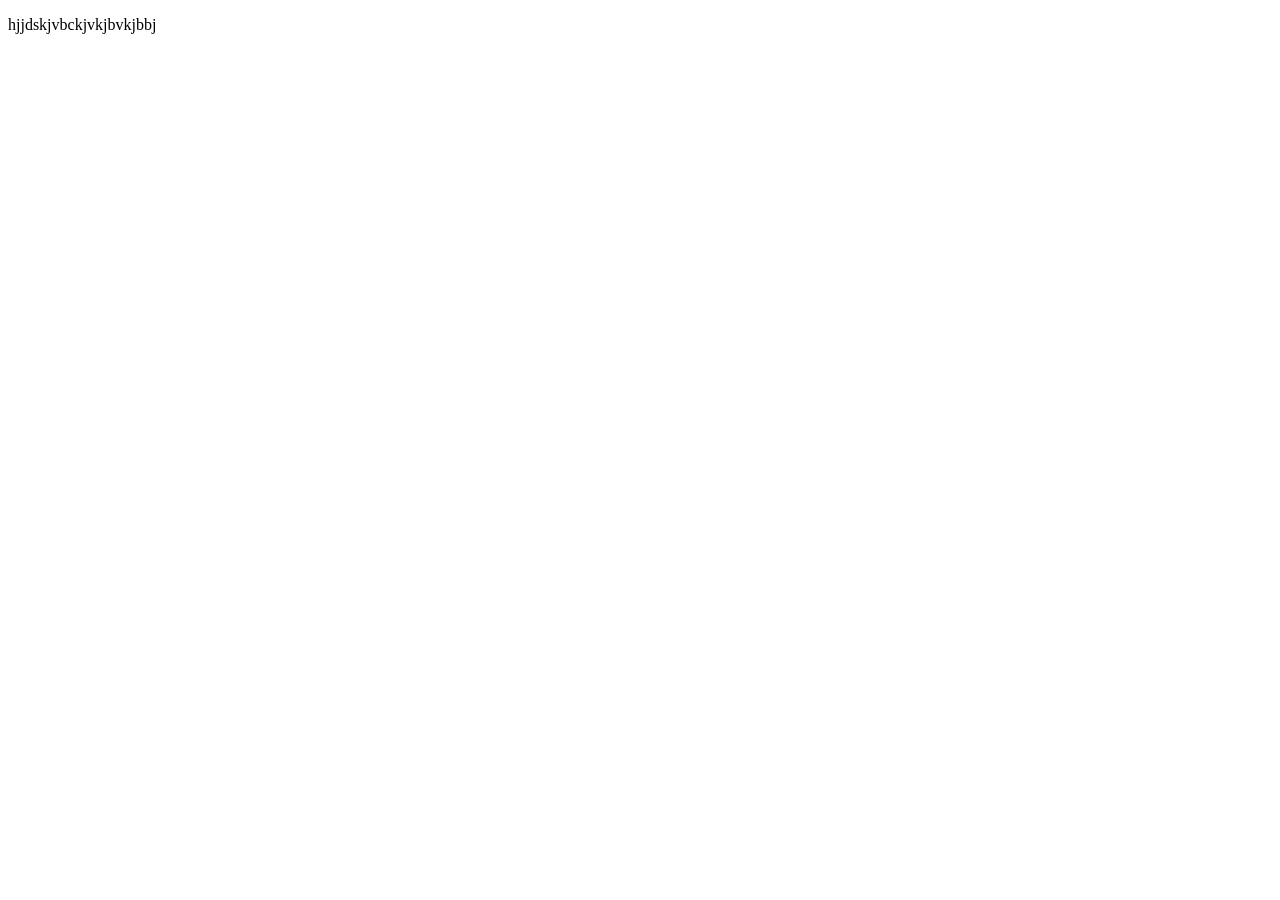
<file: HTML/Driving/Buggies.html>
<!DOCTYPE html>
<html>
   <head>
   	
   <meta charset="UTF-8">
   <meta name= "viewport" content="width=device-width, initial-scale=1.0">
   <title> SISI- Day trips, adventure, fun, activities in Tenerife</title>
  <!-- to insert CSS link with the style when i will do it-->
   </head>

   <body>
      <p>hjjdskjvbckjvkjbvkjbbj</p>
   </body>
</file>
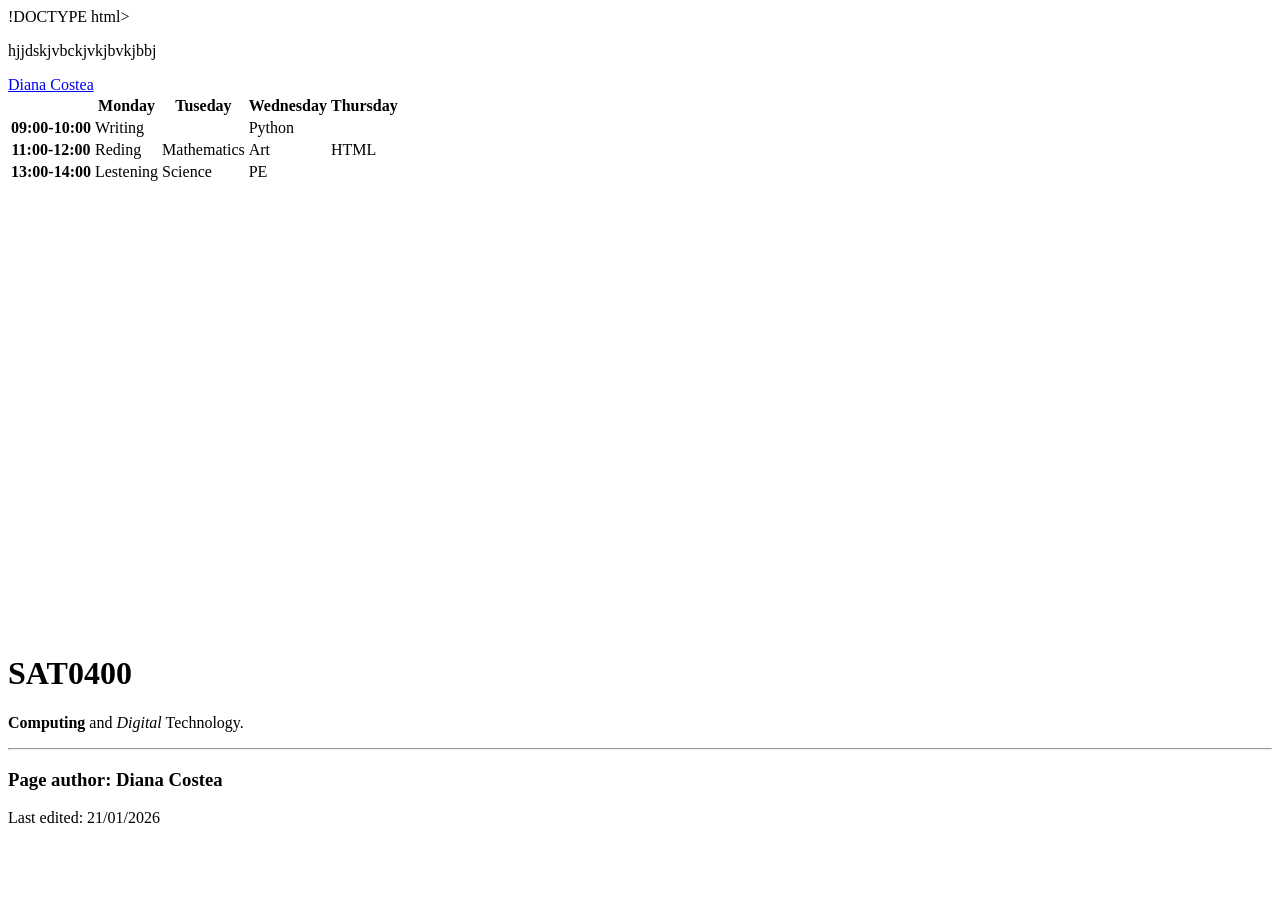
<file: HTML/Driving/Quads.html>
!DOCTYPE html>
<html>
   <head>
   	
   <meta charset="UTF-8">
   <meta name= "viewport" content="width=device-width, initial-scale=1.0">
   <title> SISI- Day trips, adventure, fun, activities in Tenerife</title>
  <!-- to insert CSS link with the style when i will do it-->
   </head>

   <body>
      <p>hjjdskjvbckjvkjbvkjbbj</p>
   </body>



   
<footer>
   <a href="mailto:dc1187@live.mdx.ac.uk">Diana Costea</a>
<table>

   <tr>
     <th></th>
      <th>Monday</th>
      <th>Tuseday</th>
      <th>Wednesday</th>
      <th>Thursday</th>
   </tr>   

   <tr>
    <th>09:00-10:00</th>
     <td colspan="2">Writing</td>
     <!--<td>Smart</td>-->
     <td>Python</td>
     <td rowspan="3">HTML</td>
   </tr>
   
   <tr>
    <th>11:00-12:00</th>
     <td>Reding</td>
     <td>Mathematics</td>
     <td>Art</td>
     <!--<td>Music</td>-->
   </tr>

   <tr>
    <th>13:00-14:00</th>
     <td>Lestening</td>
     <td>Science</td>
     <td>PE</td>
     <!--<td>History</td>-->
   </tr>  
</table>

<iframe src="https://www.google.com/maps/embed?pb=!1m18!1m12!1m3!1d2478.8169690606446!2d-0.2311619757558202!3d51.589917808139354!2m3!1f0!2f0!3f0!3m2!1i1024!2i768!4f13.1!3m3!1m2!1s0x4876108b08ac8657%3A0xc6241b957359e27d!2sMiddlesex%20University%20London!5e0!3m2!1sen!2suk!4v1769610513094!5m2!1sen!2suk" width="600" height="450" style="border:0;" allowfullscreen="" loading="lazy" referrerpolicy="no-referrer-when-downgrade"></iframe>
</footer>







      <h1> SAT0400</h1>
      <p> <strong>Computing </strong>and <em>Digital</em> Technology.</p>
      
      <hr>
      
      <h3> Page author: Diana Costea</h3>
      <p> Last edited: 21/01/2026</p>
   </body>
</html>
</file>
<file: CSS/style.css>
* {  
  margin: 0;
  padding:0;
  box-sizing: border-box;
}
body {
  font-family: Arial, Helvetica, sans-serif;
  color: black;
  background-color: white;
}
header {
  font-family: Arial, Helvetica, sans-serif;
  color: white;
  top:0;
  z-index: 1000;
  width: 100%;
  position: fixed;
}
nav {
  background: transparent;
  color: white;
  width: 100%;
}
nav a {
  text-decoration: none;
  color: inherit;
}
header:hover nav {
  background-color: white;
  color: black;
}
.navigation_row_1 {
  background: black;
  height: 30px;
}
.navigation_row_2 {
  color: palevioletred;
  position: center;
  justify-content: center;
  display: flex;
  font-size: 4rem;
  font-weight:700;
  padding: 2%;
}
.navigation_row_3_horizontal {
  display: flex;
  list-style: none;
  justify-content: center;
  gap: 100px;
  margin: 0;
  padding: 0;
  font-weight:700;
  position: relative;
}
.navigation_row_3 {
  position: relative;
}
.navigation_row_3_dropdown { 
  position: relative; 
}


.dropdown a {
  display: block;
  font-weight:400;
}
.dropdown {
  display: none; 
  position: absolute; 
  top: 100%; /* appears below the text */ 
  left: 0; 
  background: white; 
  color: black; 
  padding: 5px; 
  width: 10000%; 
  z-index: 9999;
}
.navigation_row_3_dropdown:hover .dropdown { display: block; }

.article_1 { 
  position: relative; 
  width: 100%; 
  height: 100vh; /* takes up the whole screen */
   
   overflow: hidden; 
  } 

   .article_1 img { 
    width: 100%; 
    height: 100%; 
    display: block; 
  }
  .article_1 h1 { 
    position: absolute; 
    top: 50%; 
    left: 50%; 
    transform: translate(-50%, -50%); 
    color: white; 
    font-size: 70px; 
    font-weight: bold; 
    text-shadow: 0 0 15px rgba(0,0,0,0.6); 
    text-align: center;
  }
  .article_1::after { 
    content: ""; 
    position: absolute; 
    bottom: 0; 
    left: 0; 
    width: 100%; 
    height: 20%; /* cât de mare să fie fade-ul */ 
    background: linear-gradient(to bottom, rgba(0,0,0,0) 0%, white 100%); 
    pointer-events: none; 
  }
  .article_2 h2{
    text-align: center;
    padding: 30px;
  }
  .article_3 {
    display: flex; 
    justify-content: center; /* centrează pe orizontală */ 
    align-items: center; /* centrează pe verticală dacă ai o înălțime */ 
    gap: 50px; /* spațiu între poze */ 
    margin: 40px 0; 
  }

  .article_3 img {
    width:300px !important;
    height: auto !important;
    object-fit: cover;
  }
  .article_3_card h3 {
    text-align: left;
    padding: 10px;
    margin-left: 20px;
  }
  .article_3_card p {
    text-align: left;
    padding: 0;
    margin-left: 40px;
    font-style: italic;
    font-size: 1.2rem;
  }
  .article_3_card ul {
    text-align: left;
    margin-left: 20px;
    padding: 5px;
    list-style: none;
  }
  
  .View_Trip {
  background-color: #0077ff; 
  color: white; 
  padding: 12px 25px; 
  border: none; 
  border-radius: 8px; 
  font-size: 16px; 
  font-weight: 600; 
  cursor: pointer; 
  display: block; 
  margin: 20px auto 0;
  }
  .tick {
    color: green;
    padding: 2px;
  }
  .article_3_card {
    border-radius: 20px;
    background-color: rgb(234, 248, 248);
  }
  .article_3_card img {
    border-top-left-radius: 15px; 
    border-top-right-radius: 15px; 
    border-bottom-left-radius: 0; 
    border-bottom-right-radius: 0;
  }
  .article_4_text h2{
    text-align: center;
    padding: 30px;
  }
  .article_5 {
    display: flex;
    justify-content: center;
    align-items:flex-start; /*arrange from top to bottom*/
    gap:50px;
  }
  .article_5 h3 {
    text-align: left;
    padding: 10px;
    margin-left: 20px;
  }
  .article_5_card p {
    text-align: left;
    padding: 0;
    margin-left: 40px;
    font-style: italic;
    font-size: 1.2rem;
  }
  .Book_Now {
  background-color: #0077ff; 
  color: white; 
  padding: 12px 25px; 
  border: none; 
  border-radius: 8px; 
  font-size: 16px; 
  font-weight: 600; 
  cursor: pointer; 
  display: block; 
  margin: 20px auto 0;
  }
  .article_5_card ul {
    text-align: left;
    margin-left: 20px;
    padding: 5px;
    list-style: none;
  }
  .article_5_card {
    border-radius: 20px;
    background-color: rgb(234, 248, 248);
    margin-bottom: 100px;
  }
  .article_5_card img {
    border-top-left-radius: 15px; 
    border-top-right-radius: 15px; 
    border-bottom-left-radius: 0; 
    border-bottom-right-radius: 0;
    width: 100%; 
    height: 300px; /* toate imaginile devin egale */ 
    object-fit: cover; /* păstrează calitatea, taie doar excesul */
  }
footer {
  background-color: black;
  padding: 10px;
}
svg {
  width: 100px;
  height: 100%;
}
.footer_container {
  display: flex;
  justify-content: center;
  align-items: center;
  flex-direction: row-reverse;
}
.footer_right ul {
  list-style: none;
  display: flex;
  padding: 0;
  margin: 0px;
  flex-direction: row;
  gap: 100px;
}
.footer_right a {
  text-decoration: none;
  color: white;
}
.content_about_us {
  display: flex;
  align-items: center;
  justify-content: center;
  flex-direction: column;
}
.empty_row {
  background: white;
  height: 50px;
  width: 100%;
}
.img img {
  display: block;
  border-radius: 20px;
  background-color: white;
  width: 400px;
  height: 100%;
}
.title h1 {
  display: inline-flex;
  padding: 20px;
  font-family:'Times New Roman', Times, serif;
  color: pink;
}
.content {
  display: flex;
  justify-content: center;
  align-items: center;
  flex-direction: column;
}
.p1 {
  display: inline;
  font-family:'Times New Roman', Times, serif ;
  font-size: 1.4rem;
  padding: 10px;
}
.p2 {
  display: inline;
  margin-left: 100px;
  margin-right: 100px;
  font-family: 'Times New Roman', Times, serif;
  font-size: 1.2rem;
  margin-bottom: 150px;
}
.content_contact_us  {
  display: flex;
  align-items: center;
  justify-content: center;
  flex-direction: column;
}
.content_contact_us h1 {
  display: inline-flex;
  font-family: Arial, Helvetica, sans-serif;
  padding: 40px;
}
.content_contact_us p {
  display: inline;
  margin-left: 210px;
  margin-right: 210px;
  padding: 20px;
}
iframe {
  display: block;
  border-radius: 50px;
  height: 100%;
  width: 900px;
  margin: 50px;
}
table { width: 100%; 
  max-width: 500px; /* îl limitează frumos */ 
  margin: 30px auto; /* îl centrează */ 
  border-collapse: collapse; 
  font-size: 1.1rem; 
  background: white; 
  border-radius: 12px; 
  overflow: hidden; /* ca border-radius să funcționeze */ 
  box-shadow: 0 4px 20px rgba(40, 40, 40, 0.1); 
} 
  th, td { 
  padding: 15px 15px;
  text-align: center; 
} 
th { 
  background: rgb(242, 222, 225); 
  color: white;
  font-weight: 600; 
}
td {
  font-weight: 600;
  color: black;
}
td[colspan="2"] {
  color: red;
  font-weight: 600;
}
@media (max-width: 760px) {
  .container{
    grid-template-columns: 1fr;
  }
}
</file>
